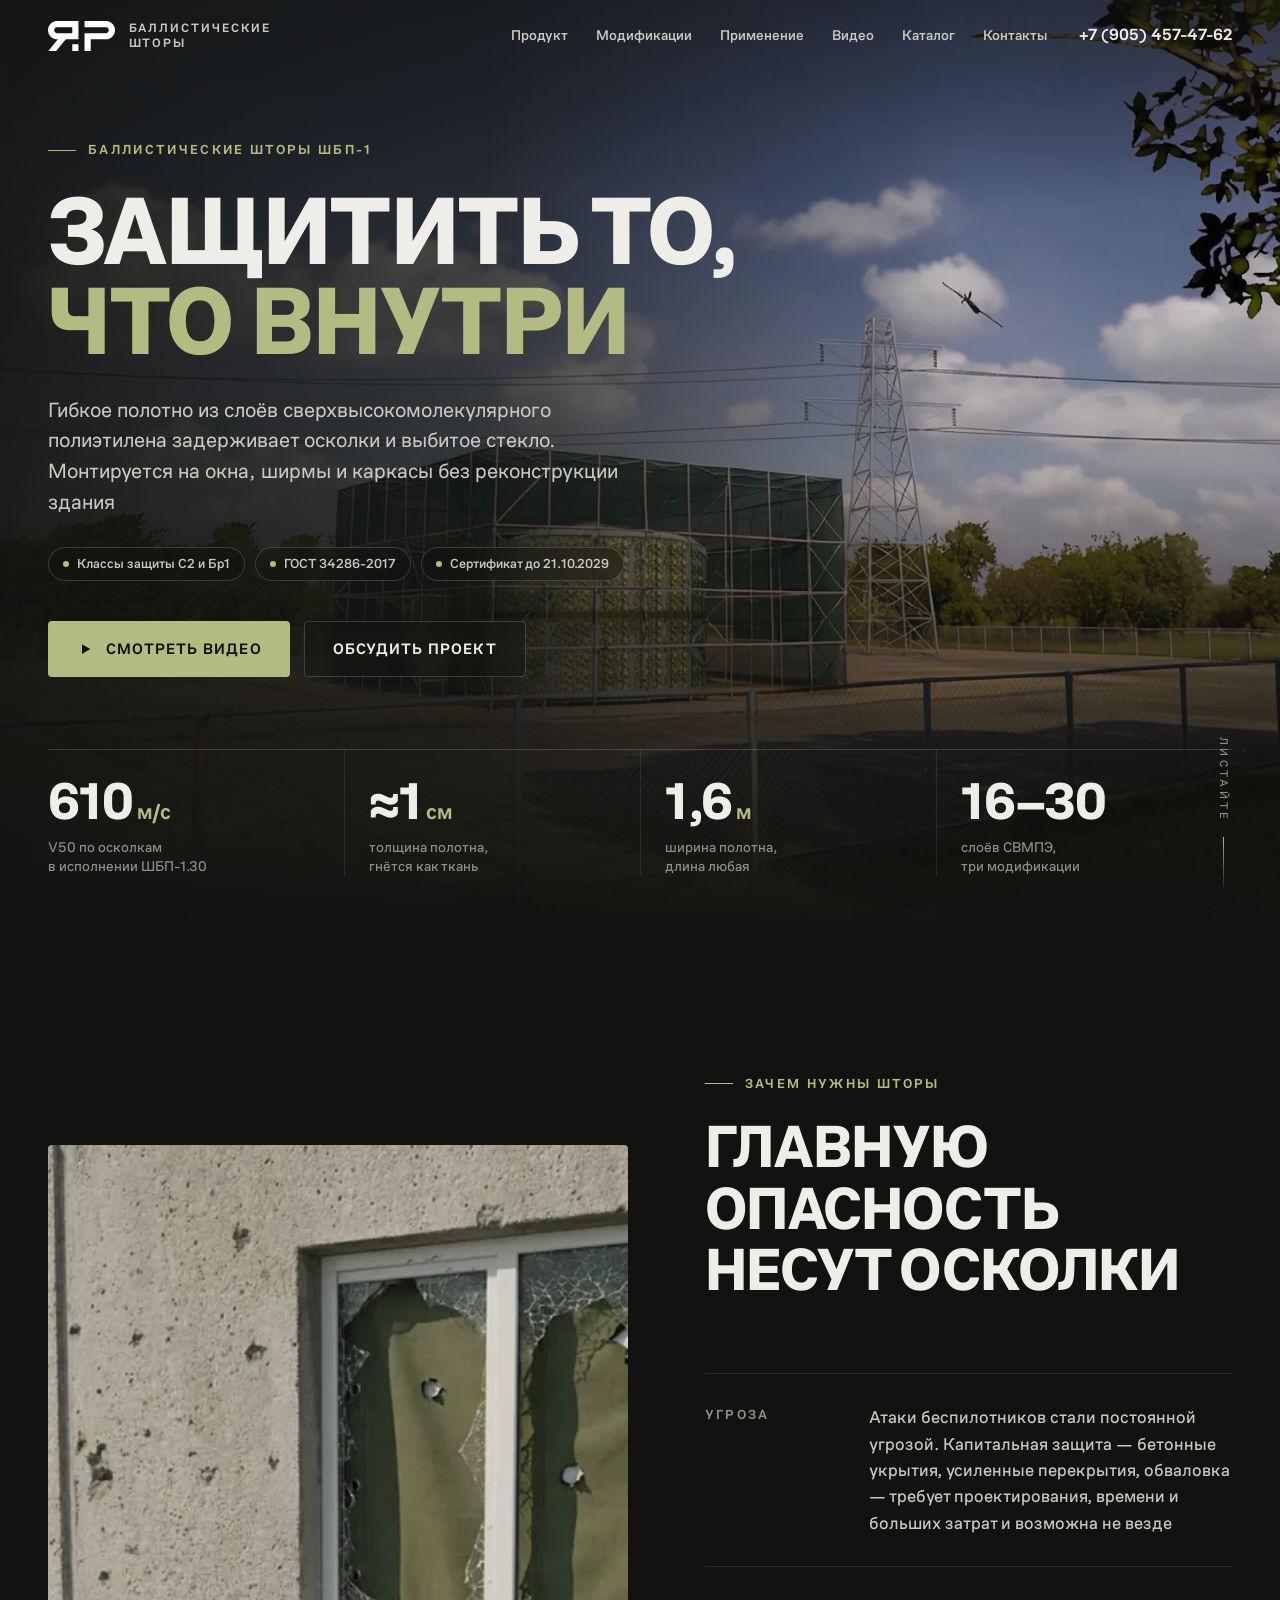
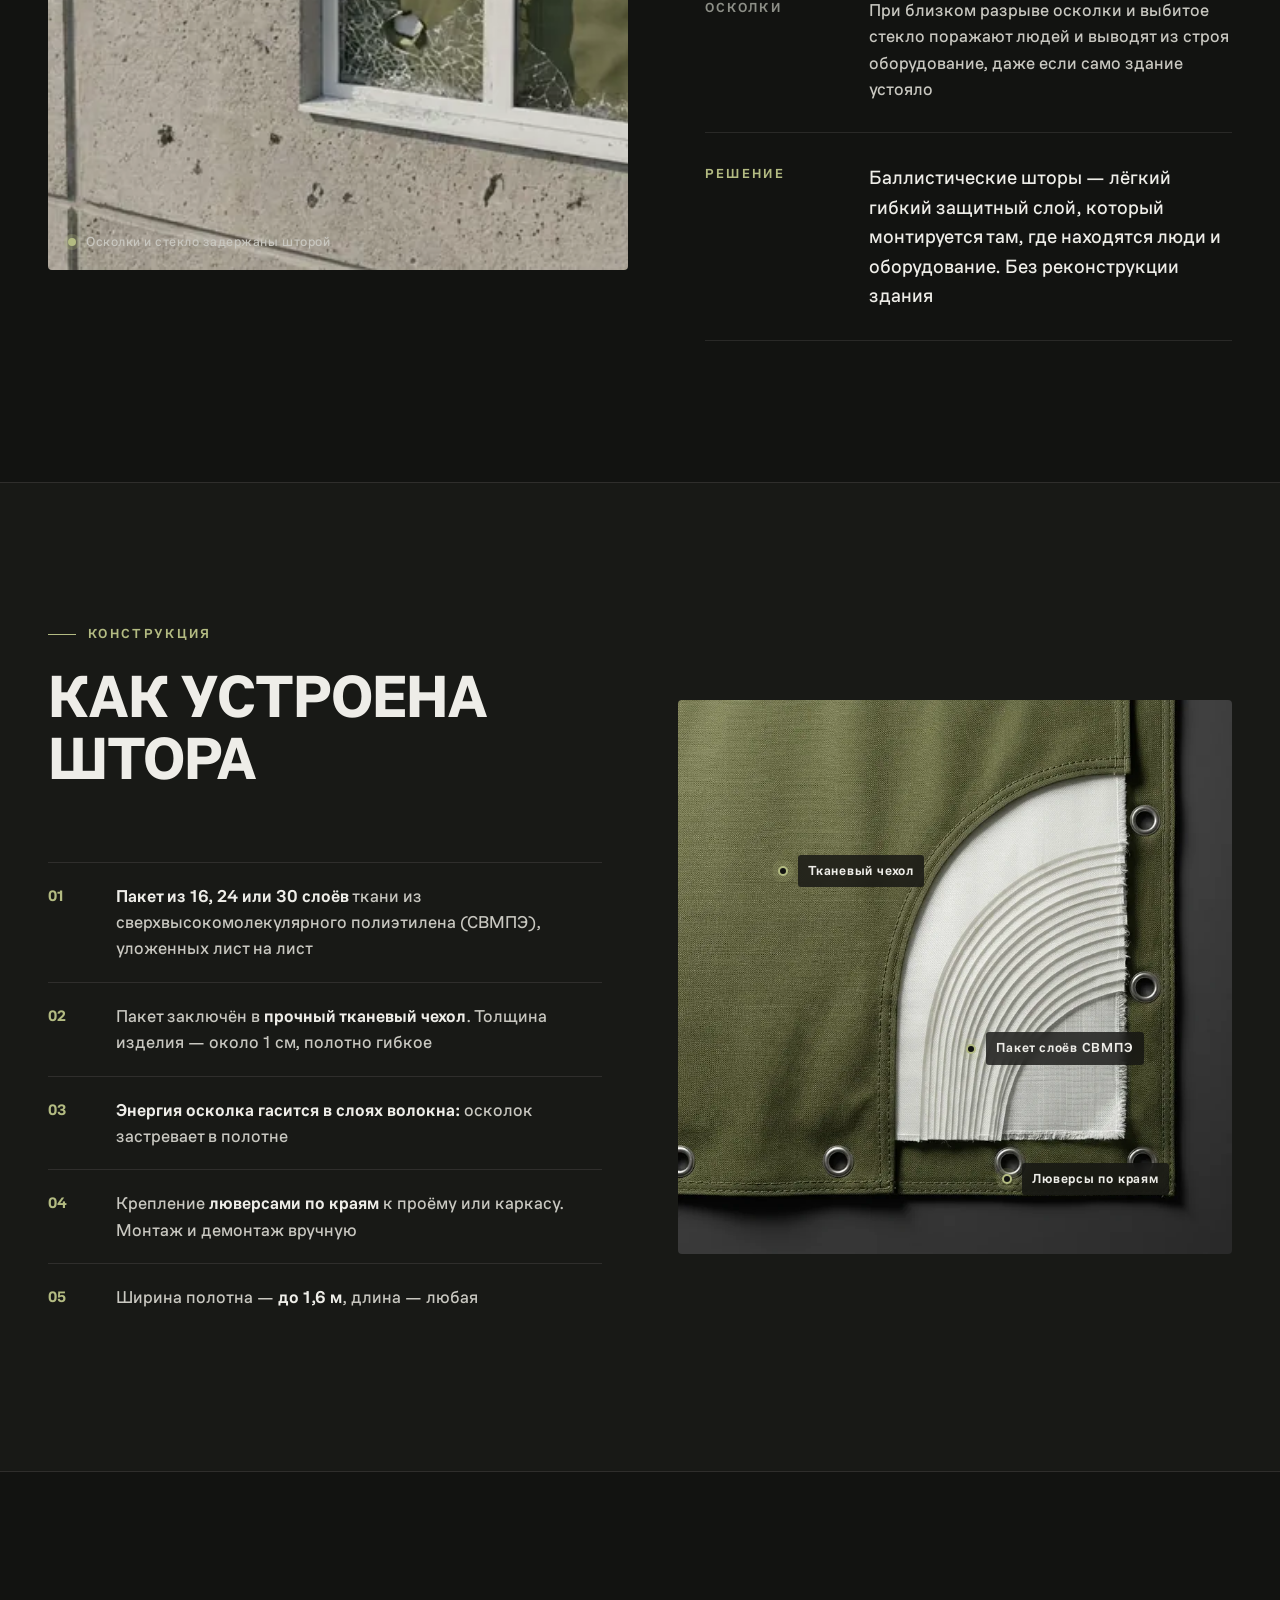
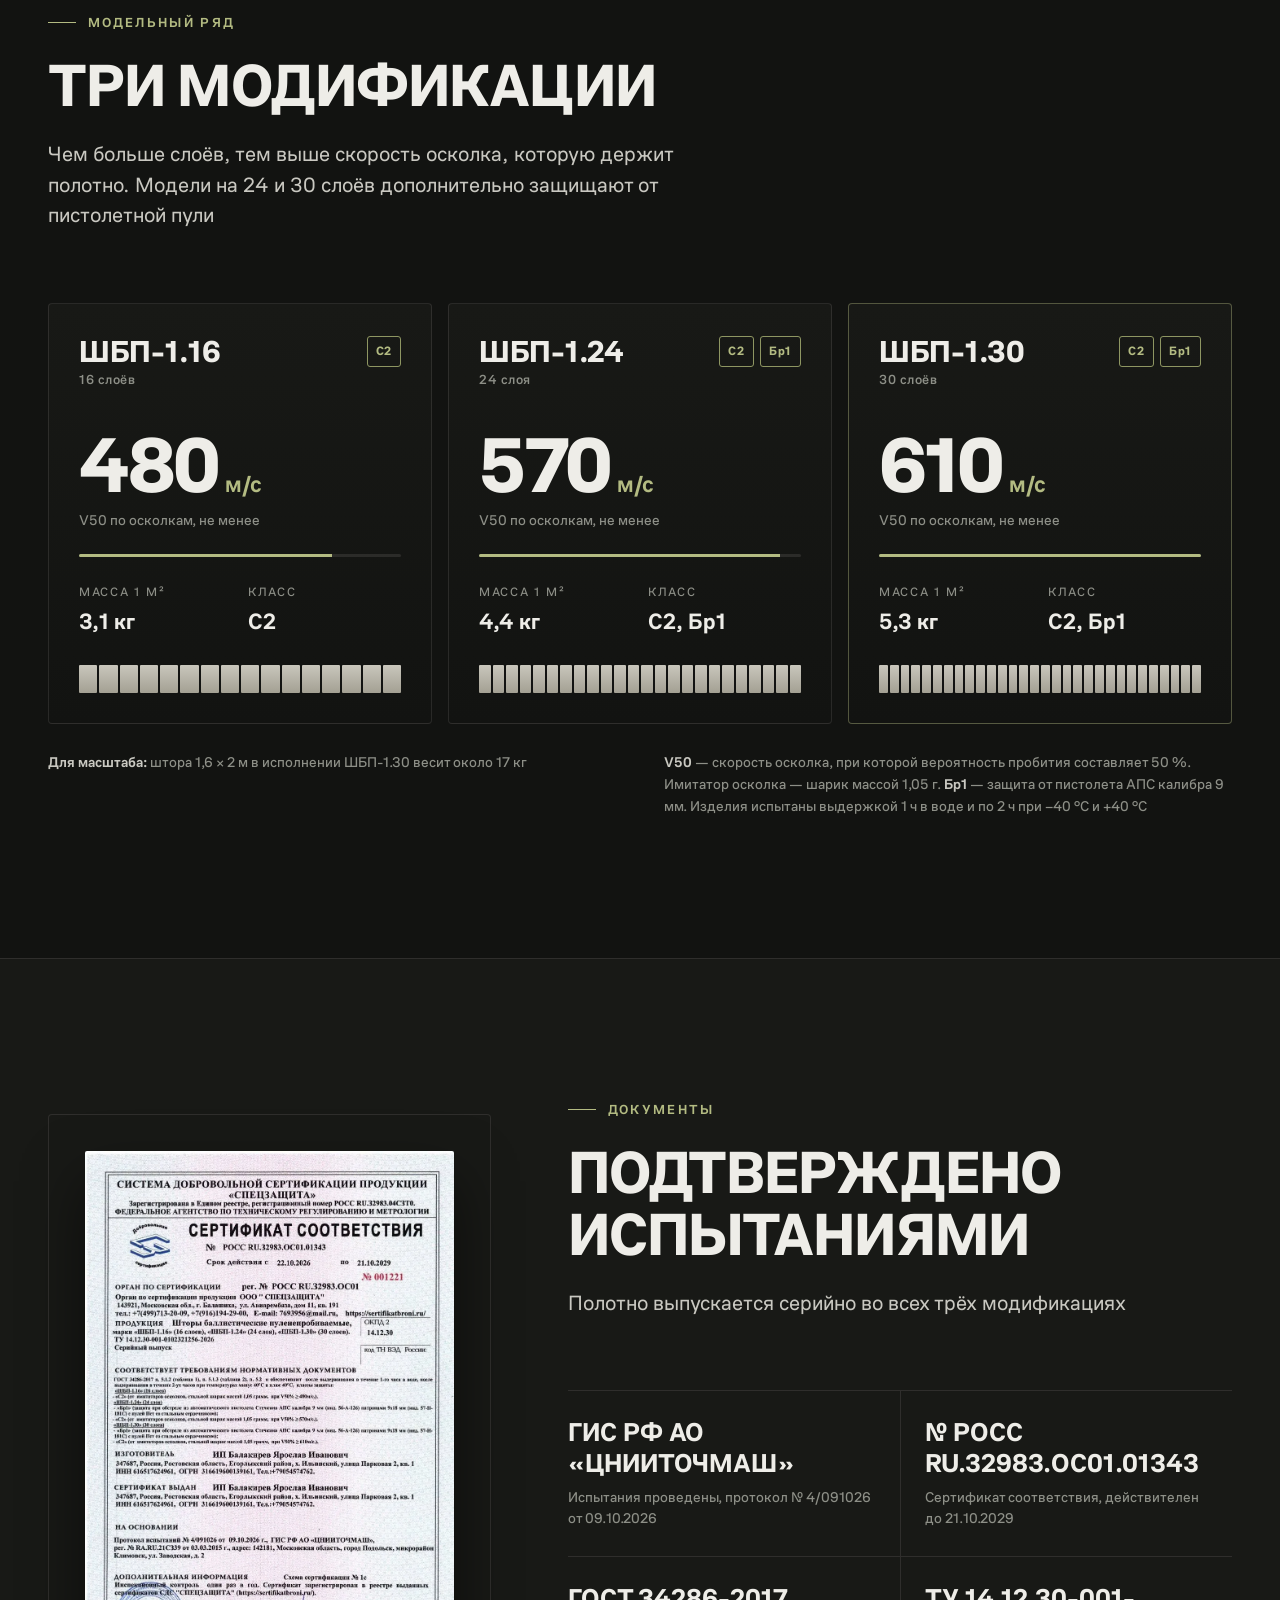
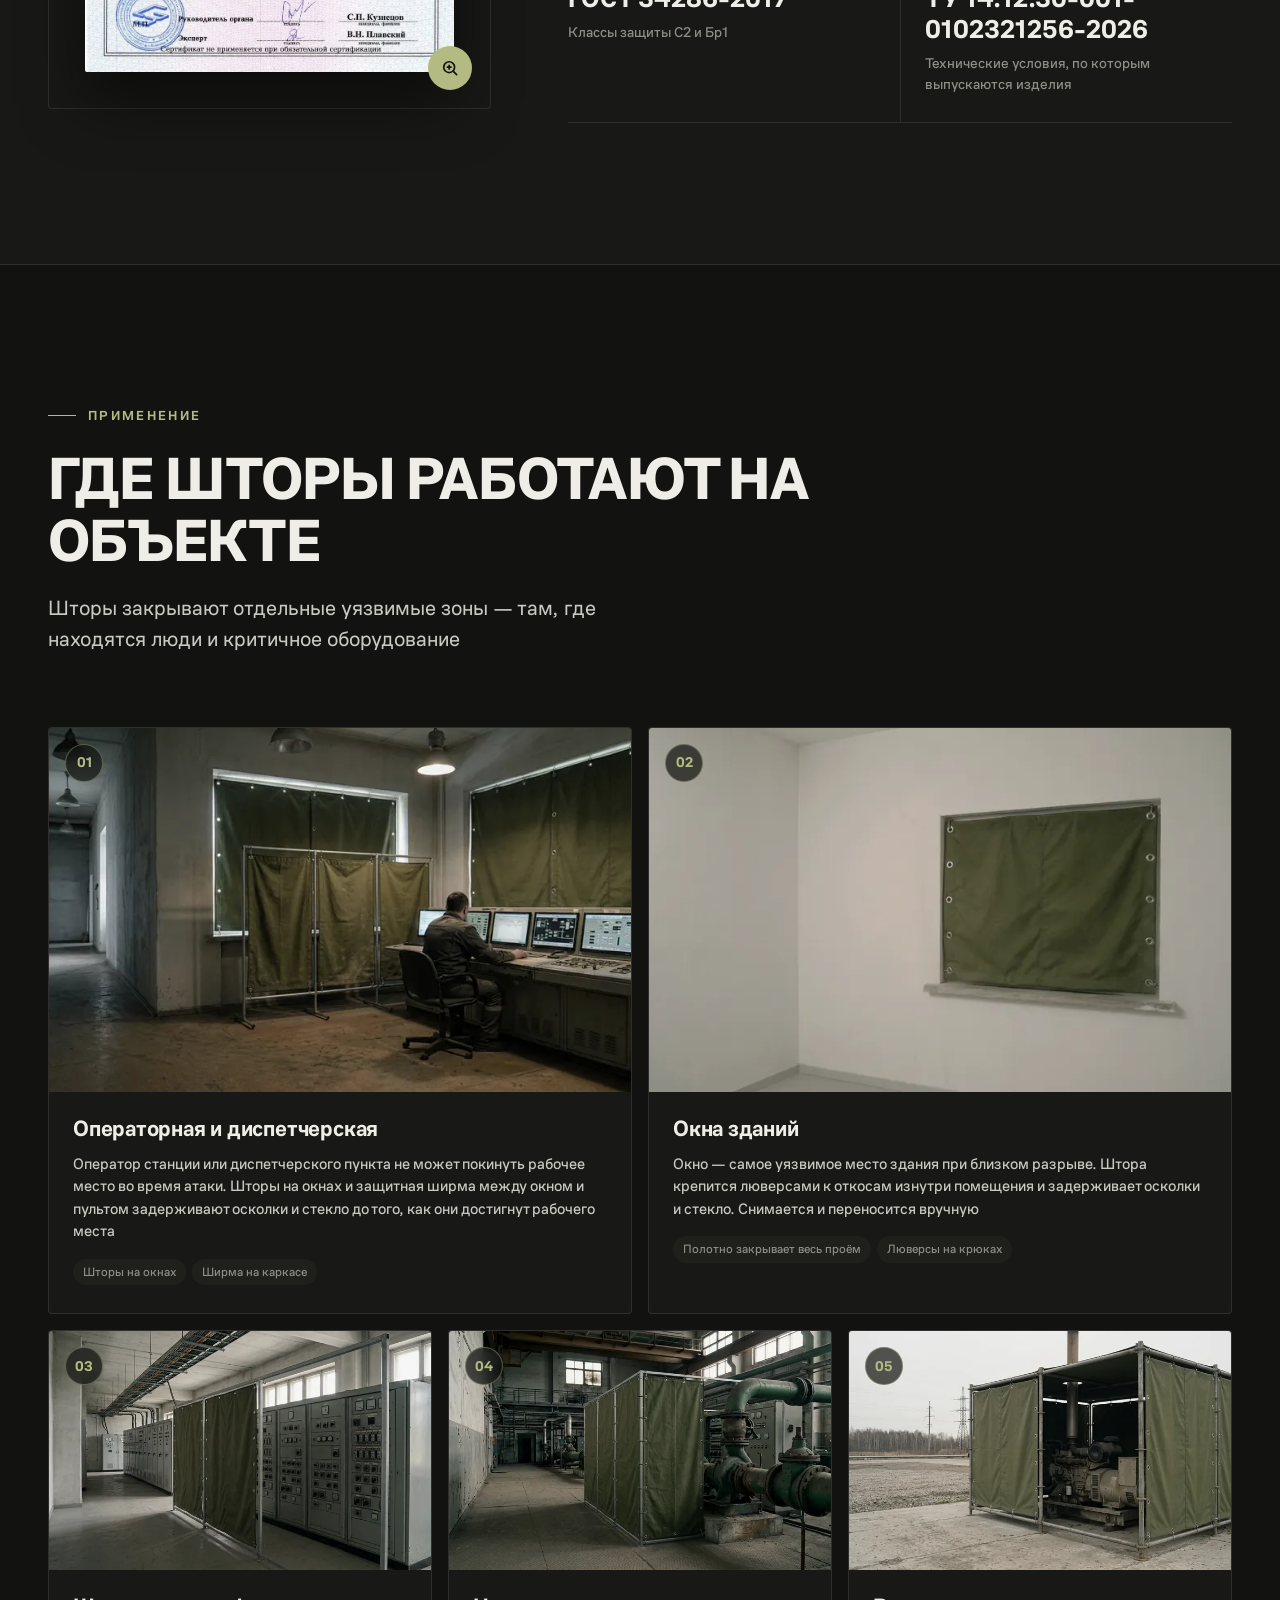
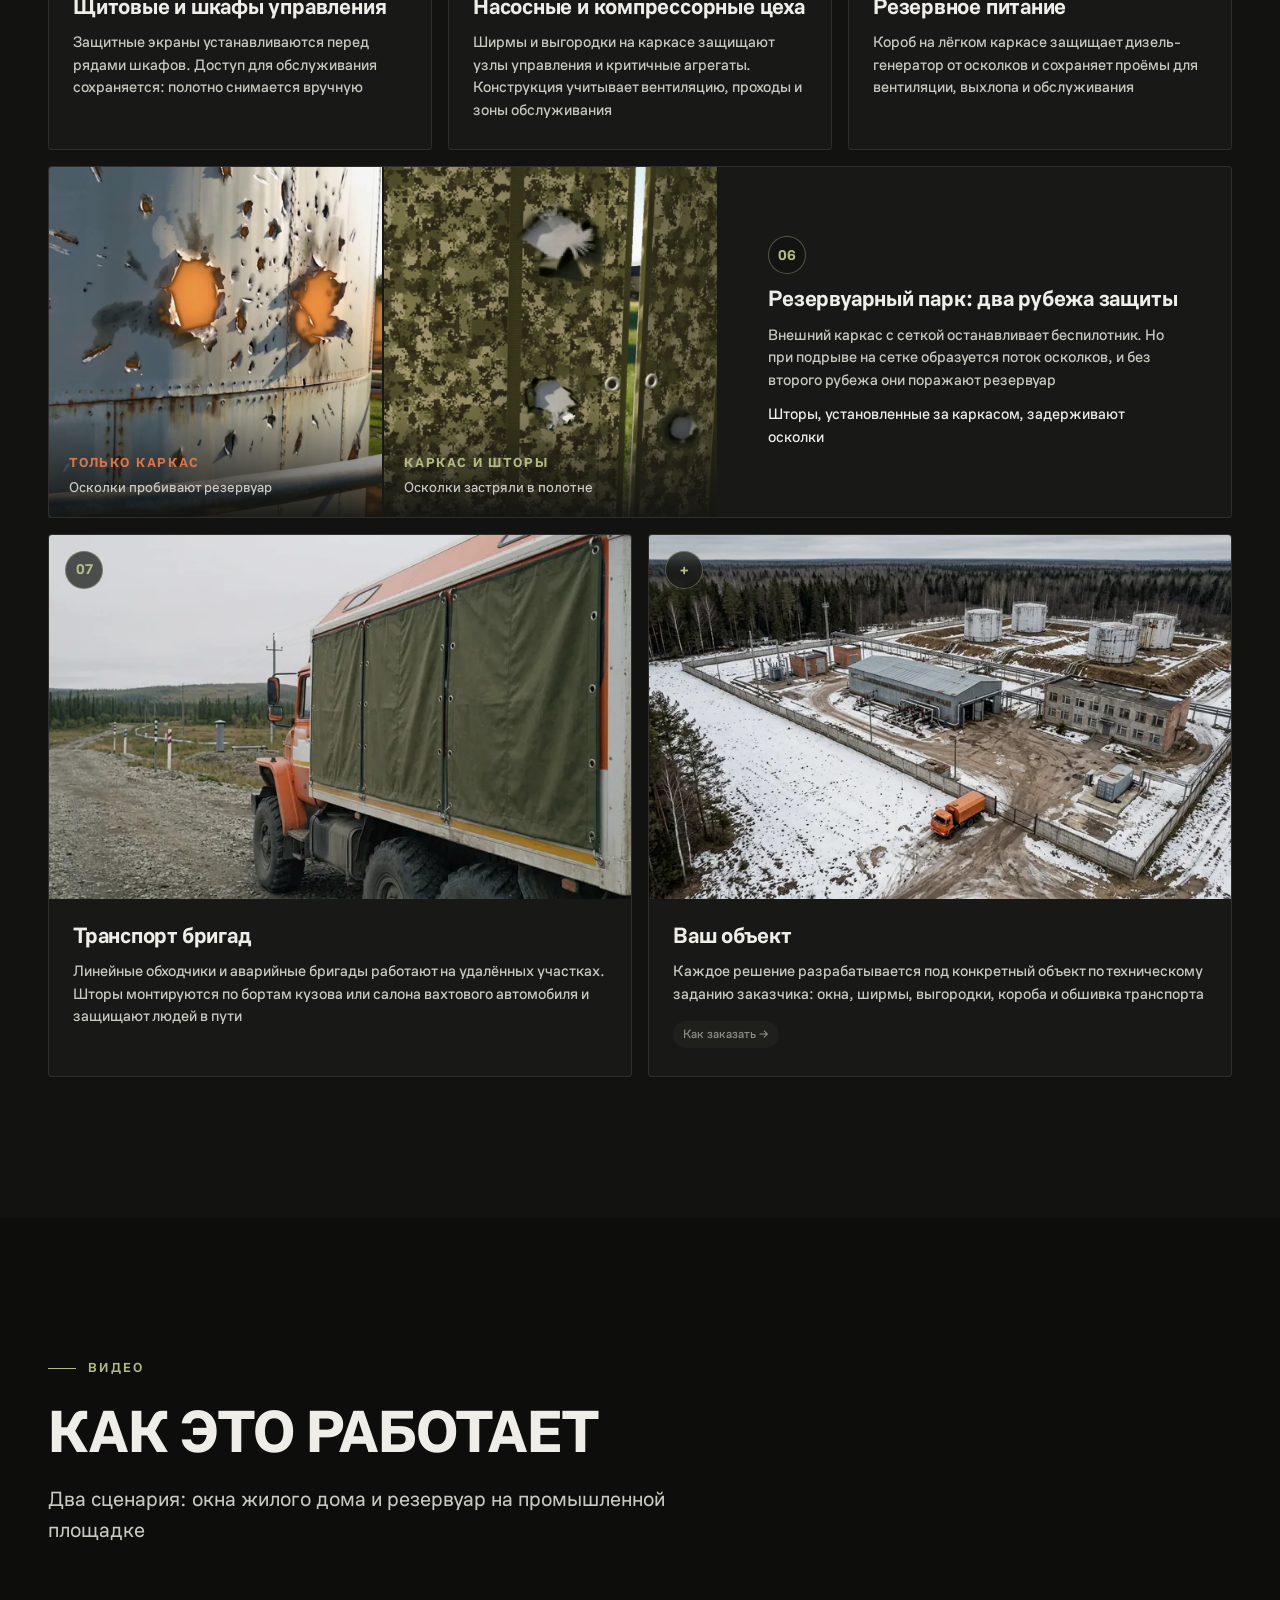
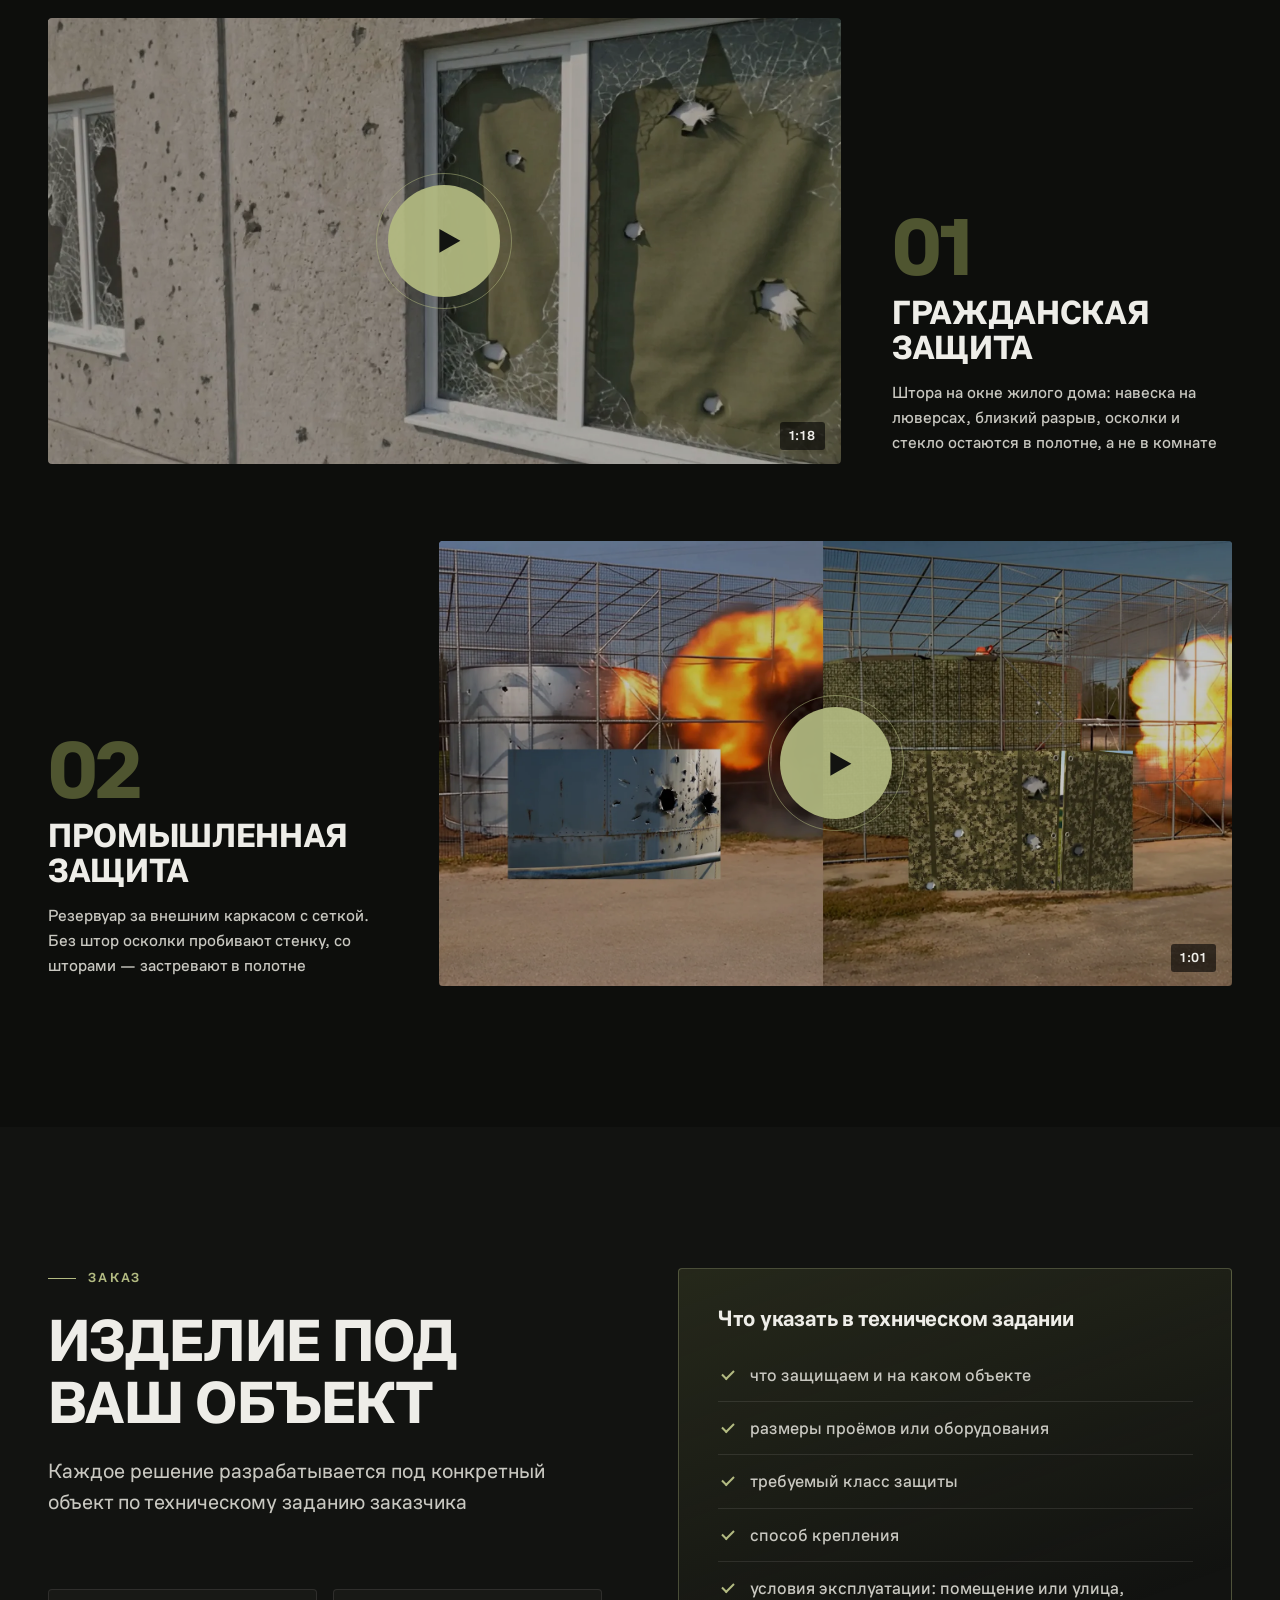
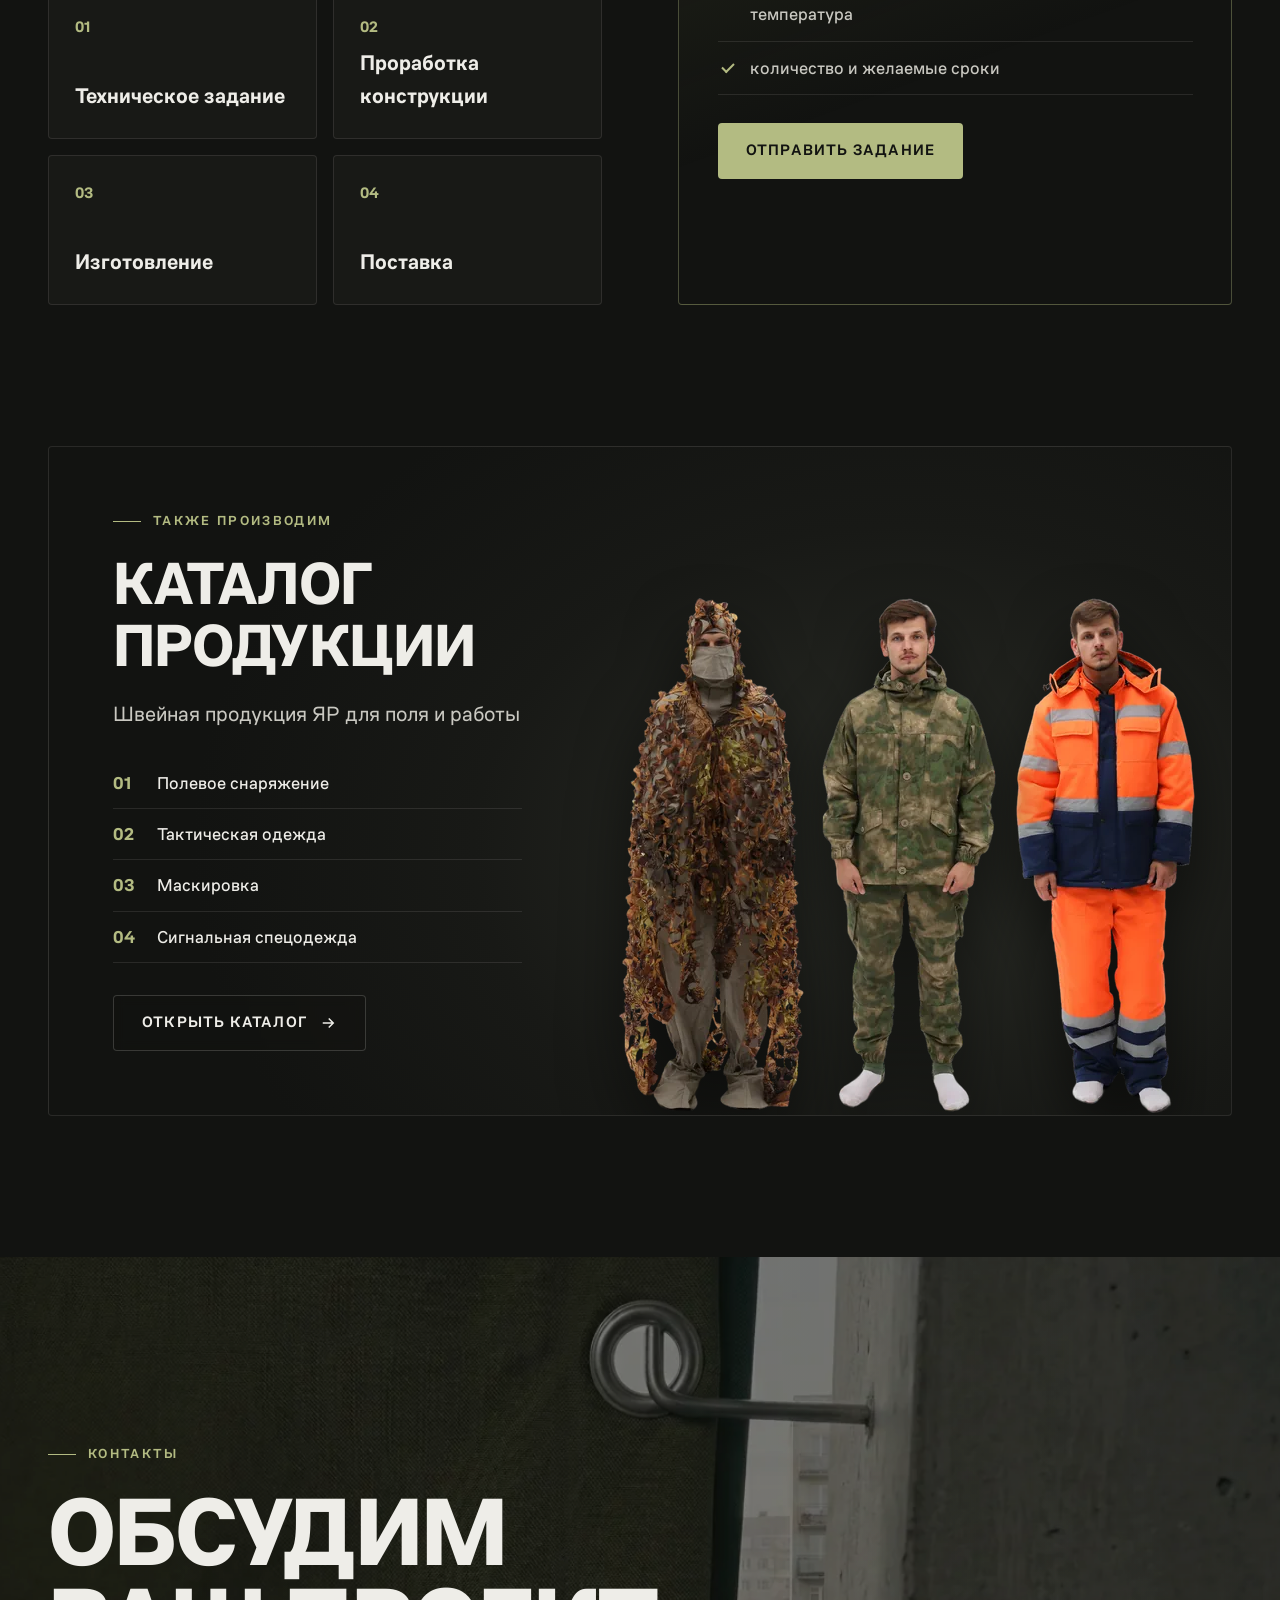
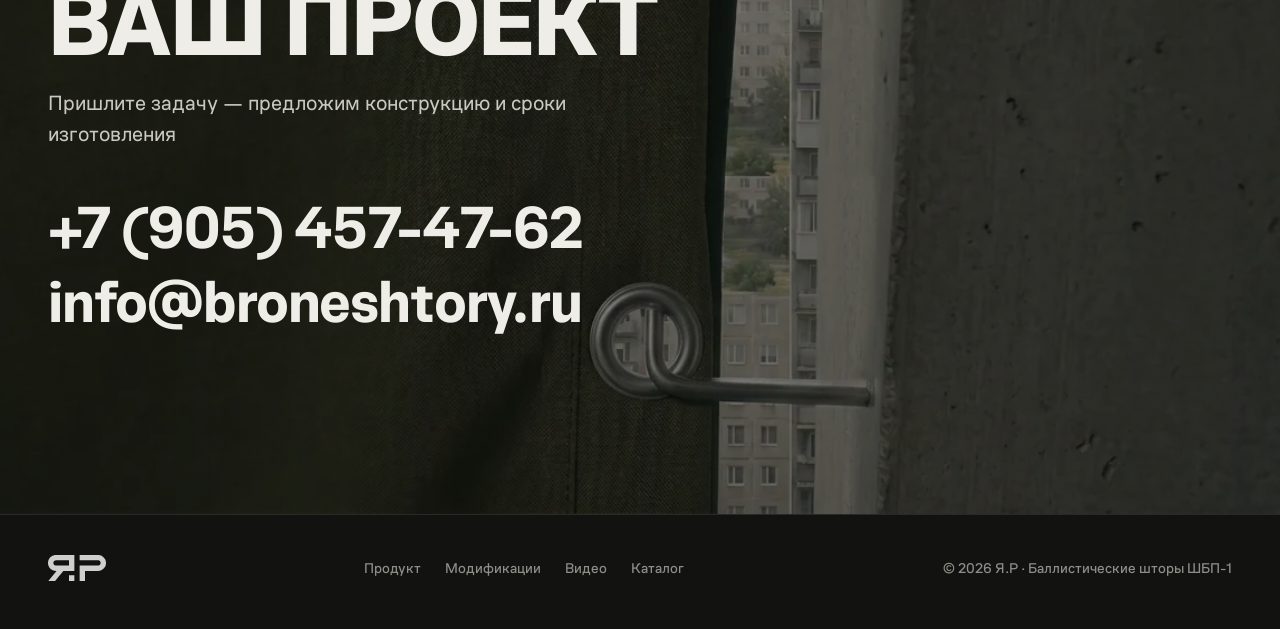
<file: index.html>
<!doctype html>
<html lang="ru">
<head>
<meta charset="utf-8">
<meta name="viewport" content="width=device-width, initial-scale=1">
<title>Бронешторы Я.Р — баллистические шторы ШБП-1</title>
<meta name="description" content="Баллистические шторы ШБП-1 из СВМПЭ: защита людей и оборудования от осколков БПЛА и выбитого стекла. Классы защиты С2 и Бр1, ГОСТ 34286-2017, сертификат соответствия">
<meta name="robots" content="noindex, nofollow">
<meta name="theme-color" content="#121311">
<meta property="og:type" content="website">
<meta property="og:locale" content="ru_RU">
<meta property="og:title" content="Бронешторы Я.Р — баллистические шторы ШБП-1">
<meta property="og:description" content="Гибкая защита от осколков и выбитого стекла. Классы С2 и Бр1, ГОСТ 34286-2017">
<meta property="og:url" content="https://kekulkan.github.io/broneshtory/">
<meta property="og:image" content="https://kekulkan.github.io/broneshtory/assets/og.jpg">
<link rel="icon" href="assets/favicon.svg" type="image/svg+xml">
<link rel="icon" href="assets/favicon-32.png" sizes="32x32" type="image/png">
<link rel="apple-touch-icon" href="assets/apple-touch-icon.png">
<link rel="preload" href="assets/fonts/akt.woff2" as="font" type="font/woff2" crossorigin>
<link rel="stylesheet" href="assets/style.css?v=1">
<script>document.documentElement.classList.add('js')</script>
</head>
<body>

<header class="header" id="header">
  <div class="wrap">
    <a class="logo" href="./" aria-label="Я.Р — на главную">
      <img src="assets/logo-white.svg" alt="Я.Р" width="67" height="30">
      <span>Баллистические<br>шторы</span>
    </a>
    <nav class="nav" id="nav" aria-label="Разделы">
      <a href="#product">Продукт</a>
      <a href="#models">Модификации</a>
      <a href="#use">Применение</a>
      <a href="#video">Видео</a>
      <a href="catalog.html">Каталог</a>
      <a href="#contacts">Контакты</a>
      <a class="nav-phone" href="tel:+79054574762">+7 (905) 457-47-62</a>
    </nav>
    <a class="header-phone" href="tel:+79054574762">+7 (905) 457-47-62</a>
    <button class="burger" id="burger" aria-label="Меню" aria-expanded="false" aria-controls="nav"><span></span></button>
  </div>
</header>

<main>
  <!-- ============ HERO ============ -->
  <section class="hero" id="top">
    <div class="hero-media">
      <video id="heroVideo" muted loop playsinline preload="none" poster="assets/img/hero-poster.webp"
             data-src="assets/video/hero.mp4" data-src-mobile="assets/video/hero-mobile.mp4" aria-hidden="true"></video>
    </div>
    <div class="wrap hero-body">
      <p class="kicker reveal">Баллистические шторы ШБП-1</p>
      <h1 class="h-xl reveal" style="--d:.08s">Защитить то,<br><em>что внутри</em></h1>
      <p class="lead reveal" style="--d:.16s">Гибкое полотно из слоёв сверхвысокомолекулярного полиэтилена задерживает осколки и выбитое стекло. Монтируется на окна, ширмы и каркасы без реконструкции здания</p>
      <div class="badges reveal" style="--d:.24s">
        <span class="badge">Классы защиты С2 и Бр1</span>
        <span class="badge">ГОСТ 34286-2017</span>
        <span class="badge">Сертификат до 21.10.2029</span>
      </div>
      <div class="hero-cta reveal" style="--d:.32s">
        <a class="btn btn-primary" href="#video">
          <svg viewBox="0 0 24 24" fill="currentColor" aria-hidden="true"><path d="M8 5.5v13l11-6.5z"/></svg>
          Смотреть видео
        </a>
        <a class="btn btn-ghost" href="#contacts">Обсудить проект</a>
      </div>
      <div class="stats reveal" style="--d:.4s">
        <div class="stat"><b data-count="610">610<small>м/с</small></b><span>V50 по осколкам<br>в исполнении ШБП-1.30</span></div>
        <div class="stat"><b>≈1<small>см</small></b><span>толщина полотна,<br>гнётся как ткань</span></div>
        <div class="stat"><b>1,6<small>м</small></b><span>ширина полотна,<br>длина любая</span></div>
        <div class="stat"><b>16–30</b><span>слоёв СВМПЭ,<br>три модификации</span></div>
      </div>
    </div>
    <div class="scroll-cue" aria-hidden="true">Листайте</div>
  </section>

  <!-- ============ THREAT ============ -->
  <section class="section" id="product">
    <div class="wrap threat">
      <figure class="threat-figure reveal">
        <img src="assets/img/window-holes.webp" srcset="assets/img/window-holes-800.webp 800w, assets/img/window-holes.webp 1365w" sizes="(max-width: 900px) 100vw, 55vw"
             alt="Окно после близкого разрыва: стекло выбито, осколки застряли в оливковой шторе" loading="lazy" width="1365" height="768">
        <figcaption>Осколки и стекло задержаны шторой</figcaption>
      </figure>
      <div>
        <div class="section-head reveal">
          <p class="kicker">Зачем нужны шторы</p>
          <h2 class="h-l">Главную опасность несут осколки</h2>
        </div>
        <div class="threat-list">
          <div class="threat-item reveal">
            <h3>Угроза</h3>
            <p>Атаки беспилотников стали постоянной угрозой. Капитальная защита — бетонные укрытия, усиленные перекрытия, обваловка — требует проектирования, времени и больших затрат и возможна не везде</p>
          </div>
          <div class="threat-item reveal">
            <h3>Осколки</h3>
            <p>При близком разрыве осколки и выбитое стекло поражают людей и выводят из строя оборудование, даже если само здание устояло</p>
          </div>
          <div class="threat-item is-key reveal">
            <h3>Решение</h3>
            <p>Баллистические шторы — лёгкий гибкий защитный слой, который монтируется там, где находятся люди и оборудование. Без реконструкции здания</p>
          </div>
        </div>
      </div>
    </div>
  </section>

  <!-- ============ DESIGN ============ -->
  <section class="section design" id="design">
    <div class="wrap design-grid">
      <div>
        <div class="section-head reveal">
          <p class="kicker">Конструкция</p>
          <h2 class="h-l">Как устроена штора</h2>
        </div>
        <ol class="steps">
          <li class="reveal"><span><b>Пакет из 16, 24 или 30 слоёв</b> ткани из сверхвысокомолекулярного полиэтилена (СВМПЭ), уложенных лист на лист</span></li>
          <li class="reveal"><span>Пакет заключён в <b>прочный тканевый чехол</b>. Толщина изделия — около 1 см, полотно гибкое</span></li>
          <li class="reveal"><span><b>Энергия осколка гасится в слоях волокна:</b> осколок застревает в полотне</span></li>
          <li class="reveal"><span>Крепление <b>люверсами по краям</b> к проёму или каркасу. Монтаж и демонтаж вручную</span></li>
          <li class="reveal"><span>Ширина полотна — <b>до 1,6 м</b>, длина — любая</span></li>
        </ol>
      </div>
      <figure class="design-figure reveal" style="margin:0">
        <img src="assets/img/razrez.webp" srcset="assets/img/razrez-800.webp 800w, assets/img/razrez.webp 1024w" sizes="(max-width: 900px) 100vw, 50vw"
             alt="Разрез бронешторы: оливковый чехол, внутри пакет белых слоёв СВМПЭ, люверсы по краю" loading="lazy" width="1024" height="1024">
        <div class="callout" style="left:18%;top:28%"><i></i><span>Тканевый чехол</span></div>
        <div class="callout" style="left:52%;top:60%"><i></i><span>Пакет слоёв СВМПЭ</span></div>
        <div class="callout" style="left:58.5%;top:83.5%"><i></i><span>Люверсы по краям</span></div>
      </figure>
    </div>
  </section>

  <!-- ============ MODELS ============ -->
  <section class="section" id="models">
    <div class="wrap">
      <div class="section-head reveal">
        <p class="kicker">Модельный ряд</p>
        <h2 class="h-l">Три модификации</h2>
        <p class="lead">Чем больше слоёв, тем выше скорость осколка, которую держит полотно. Модели на 24 и 30 слоёв дополнительно защищают от пистолетной пули</p>
      </div>
      <div class="models">
        <article class="model reveal">
          <div class="model-name"><h3>ШБП-1.16<small>16 слоёв</small></h3><div class="classes"><span>С2</span></div></div>
          <div class="model-v">480<small>м/с</small></div>
          <div class="model-vl">V50 по осколкам, не менее</div>
          <div class="meter"><i style="--w:78.7%"></i></div>
          <dl><div><dt>Масса 1 м²</dt><dd>3,1 кг</dd></div><div><dt>Класс</dt><dd>С2</dd></div></dl>
          <div class="layers" aria-hidden="true" data-layers="16"></div>
        </article>
        <article class="model reveal" style="--d:.08s">
          <div class="model-name"><h3>ШБП-1.24<small>24 слоя</small></h3><div class="classes"><span>С2</span><span>Бр1</span></div></div>
          <div class="model-v">570<small>м/с</small></div>
          <div class="model-vl">V50 по осколкам, не менее</div>
          <div class="meter"><i style="--w:93.4%"></i></div>
          <dl><div><dt>Масса 1 м²</dt><dd>4,4 кг</dd></div><div><dt>Класс</dt><dd>С2, Бр1</dd></div></dl>
          <div class="layers" aria-hidden="true" data-layers="24"></div>
        </article>
        <article class="model is-top reveal" style="--d:.16s">
          <div class="model-name"><h3>ШБП-1.30<small>30 слоёв</small></h3><div class="classes"><span>С2</span><span>Бр1</span></div></div>
          <div class="model-v">610<small>м/с</small></div>
          <div class="model-vl">V50 по осколкам, не менее</div>
          <div class="meter"><i style="--w:100%"></i></div>
          <dl><div><dt>Масса 1 м²</dt><dd>5,3 кг</dd></div><div><dt>Класс</dt><dd>С2, Бр1</dd></div></dl>
          <div class="layers" aria-hidden="true" data-layers="30"></div>
        </article>
      </div>
      <div class="models-note reveal">
        <p><b>Для масштаба:</b> штора 1,6 × 2 м в исполнении ШБП-1.30 весит около 17 кг</p>
        <p><b>V50</b> — скорость осколка, при которой вероятность пробития составляет 50 %. Имитатор осколка — шарик массой 1,05 г. <b>Бр1</b> — защита от пистолета АПС калибра 9 мм. Изделия испытаны выдержкой 1 ч в воде и по 2 ч при −40 °C и +40 °C</p>
      </div>
    </div>
  </section>

  <!-- ============ CERTIFICATE ============ -->
  <section class="section design" id="cert">
    <div class="wrap cert">
      <button class="cert-doc reveal" type="button" data-lightbox="assets/img/cert.webp" data-caption="Сертификат соответствия № РОСС RU.32983.ОС01.01343" aria-label="Открыть сертификат">
        <img src="assets/img/cert.webp" alt="Сертификат соответствия на шторы баллистические пулепробиваемые" loading="lazy" width="905" height="1280">
        <span class="zoom" aria-hidden="true"><svg viewBox="0 0 24 24" width="20" height="20" fill="none" stroke="currentColor" stroke-width="2"><circle cx="11" cy="11" r="6.5"/><path d="M16 16l4.5 4.5M11 8v6M8 11h6"/></svg></span>
      </button>
      <div>
        <div class="section-head reveal">
          <p class="kicker">Документы</p>
          <h2 class="h-l">Подтверждено испытаниями</h2>
          <p class="lead">Полотно выпускается серийно во всех трёх модификациях</p>
        </div>
        <div class="facts">
          <div class="fact reveal"><b>ГИС РФ АО «ЦНИИТОЧМАШ»</b><span>Испытания проведены, протокол № 4/091026 от 09.10.2026</span></div>
          <div class="fact reveal"><b>№ РОСС RU.32983.ОС01.01343</b><span>Сертификат соответствия, действителен до 21.10.2029</span></div>
          <div class="fact reveal"><b>ГОСТ 34286-2017</b><span>Классы защиты С2 и Бр1</span></div>
          <div class="fact reveal"><b>ТУ 14.12.30-001-0102321256-2026</b><span>Технические условия, по которым выпускаются изделия</span></div>
        </div>
      </div>
    </div>
  </section>

  <!-- ============ APPLICATIONS ============ -->
  <section class="section" id="use">
    <div class="wrap">
      <div class="section-head reveal">
        <p class="kicker">Применение</p>
        <h2 class="h-l">Где шторы работают на объекте</h2>
        <p class="lead">Шторы закрывают отдельные уязвимые зоны — там, где находятся люди и критичное оборудование</p>
      </div>

      <div class="apps">
        <article class="app wide reveal">
          <div class="app-img"><img src="assets/img/sc-operatornaya-800.webp" srcset="assets/img/sc-operatornaya-800.webp 800w, assets/img/sc-operatornaya.webp 1376w" sizes="(max-width: 700px) 100vw, 50vw" alt="Операторная: шторы на окнах и ширма за пультом оператора" loading="lazy" width="1376" height="768"><span class="app-num">01</span></div>
          <div class="app-body">
            <h3>Операторная и диспетчерская</h3>
            <p>Оператор станции или диспетчерского пункта не может покинуть рабочее место во время атаки. Шторы на окнах и защитная ширма между окном и пультом задерживают осколки и стекло до того, как они достигнут рабочего места</p>
            <div class="app-tags"><span>Шторы на окнах</span><span>Ширма на каркасе</span></div>
          </div>
        </article>
        <article class="app wide reveal" style="--d:.08s">
          <div class="app-img"><img src="assets/img/sc-okno-800.webp" srcset="assets/img/sc-okno-800.webp 800w, assets/img/sc-okno.webp 1376w" sizes="(max-width: 700px) 100vw, 50vw" alt="Бронештора закрывает оконный проём изнутри помещения" loading="lazy" width="1376" height="768"><span class="app-num">02</span></div>
          <div class="app-body">
            <h3>Окна зданий</h3>
            <p>Окно — самое уязвимое место здания при близком разрыве. Штора крепится люверсами к откосам изнутри помещения и задерживает осколки и стекло. Снимается и переносится вручную</p>
            <div class="app-tags"><span>Полотно закрывает весь проём</span><span>Люверсы на крюках</span></div>
          </div>
        </article>
        <article class="app reveal">
          <div class="app-img"><img src="assets/img/sc-shchitovaya-800.webp" srcset="assets/img/sc-shchitovaya-800.webp 800w, assets/img/sc-shchitovaya.webp 1376w" sizes="(max-width: 700px) 100vw, (max-width: 1080px) 50vw, 33vw" alt="Экран из штор на каркасе перед рядом шкафов управления" loading="lazy" width="1376" height="768"><span class="app-num">03</span></div>
          <div class="app-body">
            <h3>Щитовые и шкафы управления</h3>
            <p>Защитные экраны устанавливаются перед рядами шкафов. Доступ для обслуживания сохраняется: полотно снимается вручную</p>
          </div>
        </article>
        <article class="app reveal" style="--d:.08s">
          <div class="app-img"><img src="assets/img/sc-mashzal-800.webp" srcset="assets/img/sc-mashzal-800.webp 800w, assets/img/sc-mashzal.webp 1376w" sizes="(max-width: 700px) 100vw, (max-width: 1080px) 50vw, 33vw" alt="Выгородка из штор на каркасе в насосном цехе" loading="lazy" width="1376" height="768"><span class="app-num">04</span></div>
          <div class="app-body">
            <h3>Насосные и компрессорные цеха</h3>
            <p>Ширмы и выгородки на каркасе защищают узлы управления и критичные агрегаты. Конструкция учитывает вентиляцию, проходы и зоны обслуживания</p>
          </div>
        </article>
        <article class="app reveal" style="--d:.16s">
          <div class="app-img"><img src="assets/img/sc-generator-800.webp" srcset="assets/img/sc-generator-800.webp 800w, assets/img/sc-generator.webp 1376w" sizes="(max-width: 700px) 100vw, (max-width: 1080px) 50vw, 33vw" alt="Короб из штор на лёгком каркасе вокруг дизель-генератора" loading="lazy" width="1376" height="768"><span class="app-num">05</span></div>
          <div class="app-body">
            <h3>Резервное питание</h3>
            <p>Короб на лёгком каркасе защищает дизель-генератор от осколков и сохраняет проёмы для вентиляции, выхлопа и обслуживания</p>
          </div>
        </article>

        <article class="app full reveal">
          <div class="duel">
            <figure class="bad">
              <img src="assets/img/tank-without-800.webp" srcset="assets/img/tank-without-800.webp 800w, assets/img/tank-without.webp 864w" sizes="(max-width: 700px) 50vw, 33vw" alt="Без штор: осколки пробили стенку резервуара" loading="lazy" width="864" height="1080">
              <figcaption><b>Только каркас</b><span>Осколки пробивают резервуар</span></figcaption>
            </figure>
            <figure class="good">
              <img src="assets/img/tank-with-800.webp" srcset="assets/img/tank-with-800.webp 800w, assets/img/tank-with.webp 864w" sizes="(max-width: 700px) 50vw, 33vw" alt="Со шторами: осколки застряли в полотне" loading="lazy" width="864" height="1080">
              <figcaption><b>Каркас и шторы</b><span>Осколки застряли в полотне</span></figcaption>
            </figure>
          </div>
          <div class="app-body">
            <span class="app-num" style="position:static">06</span>
            <h3 class="h-m">Резервуарный парк: два рубежа защиты</h3>
            <p>Внешний каркас с сеткой останавливает беспилотник. Но при подрыве на сетке образуется поток осколков, и без второго рубежа они поражают резервуар</p>
            <p style="color:var(--ink)">Шторы, установленные за каркасом, задерживают осколки</p>
          </div>
        </article>

        <article class="app wide reveal">
          <div class="app-img"><img src="assets/img/sc-vakhtovka-800.webp" srcset="assets/img/sc-vakhtovka-800.webp 800w, assets/img/sc-vakhtovka.webp 1376w" sizes="(max-width: 700px) 100vw, 50vw" alt="Шторы по борту пассажирского модуля вахтового автомобиля" loading="lazy" width="1376" height="768"><span class="app-num">07</span></div>
          <div class="app-body">
            <h3>Транспорт бригад</h3>
            <p>Линейные обходчики и аварийные бригады работают на удалённых участках. Шторы монтируются по бортам кузова или салона вахтового автомобиля и защищают людей в пути</p>
          </div>
        </article>
        <article class="app wide reveal" style="--d:.08s">
          <div class="app-img"><img src="assets/img/obekt-800.webp" srcset="assets/img/obekt-800.webp 800w, assets/img/obekt.webp 1376w" sizes="(max-width: 700px) 100vw, 50vw" alt="Промышленная площадка с резервуарами и зданиями сверху" loading="lazy" width="1376" height="768"><span class="app-num">+</span></div>
          <div class="app-body">
            <h3>Ваш объект</h3>
            <p>Каждое решение разрабатывается под конкретный объект по техническому заданию заказчика: окна, ширмы, выгородки, короба и обшивка транспорта</p>
            <div class="app-tags"><span><a href="#order">Как заказать →</a></span></div>
          </div>
        </article>
      </div>
    </div>
  </section>

  <!-- ============ VIDEO ============ -->
  <section class="section video-sec" id="video">
    <div class="wrap">
      <div class="section-head reveal">
        <p class="kicker">Видео</p>
        <h2 class="h-l">Как это работает</h2>
        <p class="lead">Два сценария: окна жилого дома и резервуар на промышленной площадке</p>
      </div>
      <div class="videos">
        <article class="vcard reveal">
          <div class="player">
            <video controls playsinline preload="none" data-src="assets/video/civil.mp4" poster="assets/img/poster-civil.webp" aria-label="Видео: гражданская защита"></video>
            <button class="player-cover" type="button" aria-label="Смотреть видео «Гражданская защита»">
              <img src="assets/img/poster-civil-960.webp" srcset="assets/img/poster-civil-960.webp 960w, assets/img/poster-civil.webp 1284w" sizes="(max-width: 900px) 100vw, 70vw" alt="" loading="lazy" width="1284" height="716">
              <span class="play"><svg viewBox="0 0 24 24" fill="currentColor"><path d="M6 3.5v17l15-8.5z"/></svg></span>
              <span class="dur">1:18</span>
            </button>
          </div>
          <div class="vmeta">
            <span class="num">01</span>
            <h3>Гражданская защита</h3>
            <p>Штора на окне жилого дома: навеска на люверсах, близкий разрыв, осколки и стекло остаются в полотне, а не в комнате</p>
          </div>
        </article>
        <article class="vcard reveal">
          <div class="player">
            <video controls playsinline preload="none" data-src="assets/video/industrial.mp4" poster="assets/img/poster-industrial.webp" aria-label="Видео: промышленная защита"></video>
            <button class="player-cover" type="button" aria-label="Смотреть видео «Промышленная защита»">
              <img src="assets/img/poster-industrial-960.webp" srcset="assets/img/poster-industrial-960.webp 960w, assets/img/poster-industrial.webp 1920w" sizes="(max-width: 900px) 100vw, 70vw" alt="" loading="lazy" width="1920" height="1080">
              <span class="play"><svg viewBox="0 0 24 24" fill="currentColor"><path d="M6 3.5v17l15-8.5z"/></svg></span>
              <span class="dur">1:01</span>
            </button>
          </div>
          <div class="vmeta">
            <span class="num">02</span>
            <h3>Промышленная защита</h3>
            <p>Резервуар за внешним каркасом с сеткой. Без штор осколки пробивают стенку, со шторами — застревают в полотне</p>
          </div>
        </article>
      </div>
    </div>
  </section>

  <!-- ============ ORDER ============ -->
  <section class="section" id="order">
    <div class="wrap order">
      <div>
        <div class="section-head reveal">
          <p class="kicker">Заказ</p>
          <h2 class="h-l">Изделие под ваш объект</h2>
          <p class="lead">Каждое решение разрабатывается под конкретный объект по техническому заданию заказчика</p>
        </div>
        <ol class="flow">
          <li class="reveal"><b>01</b><span>Техническое задание</span></li>
          <li class="reveal" style="--d:.06s"><b>02</b><span>Проработка конструкции</span></li>
          <li class="reveal" style="--d:.12s"><b>03</b><span>Изготовление</span></li>
          <li class="reveal" style="--d:.18s"><b>04</b><span>Поставка</span></li>
        </ol>
      </div>
      <div class="tz reveal">
        <h3>Что указать в техническом задании</h3>
        <ul>
          <li>что защищаем и на каком объекте</li>
          <li>размеры проёмов или оборудования</li>
          <li>требуемый класс защиты</li>
          <li>способ крепления</li>
          <li>условия эксплуатации: помещение или улица, температура</li>
          <li>количество и желаемые сроки</li>
        </ul>
        <a class="btn btn-primary" href="mailto:info@broneshtory.ru?subject=%D0%A2%D0%B5%D1%85%D0%BD%D0%B8%D1%87%D0%B5%D1%81%D0%BA%D0%BE%D0%B5%20%D0%B7%D0%B0%D0%B4%D0%B0%D0%BD%D0%B8%D0%B5">Отправить задание</a>
      </div>
    </div>
  </section>

  <!-- ============ CATALOG TEASER ============ -->
  <section class="section" style="padding-top:0">
    <div class="wrap">
      <a class="teaser reveal" href="catalog.html">
        <div class="teaser-text">
          <p class="kicker">Также производим</p>
          <h2 class="h-l">Каталог продукции</h2>
          <p class="lead">Швейная продукция ЯР для поля и работы</p>
          <ul class="teaser-cats">
            <li><b>01</b>Полевое снаряжение</li>
            <li><b>02</b>Тактическая одежда</li>
            <li><b>03</b>Маскировка</li>
            <li><b>04</b>Сигнальная спецодежда</li>
          </ul>
          <span class="btn btn-ghost">Открыть каталог
            <svg viewBox="0 0 24 24" fill="none" stroke="currentColor" stroke-width="2" aria-hidden="true"><path d="M5 12h14M13 6l6 6-6 6"/></svg></span>
        </div>
        <div class="teaser-figs" aria-hidden="true">
          <img src="assets/catalog/img-1555-s.webp" alt="" loading="lazy">
          <img src="assets/catalog/img-9834-s.webp" alt="" loading="lazy">
          <img src="assets/catalog/img-1448-s.webp" alt="" loading="lazy">
        </div>
      </a>
    </div>
  </section>

  <!-- ============ CONTACTS ============ -->
  <section class="contacts" id="contacts">
    <div class="contacts-bg"><img src="assets/img/contact-960.webp" srcset="assets/img/contact-960.webp 960w, assets/img/contact.webp 1376w" sizes="100vw" alt="" loading="lazy"></div>
    <div class="wrap">
      <p class="kicker reveal">Контакты</p>
      <h2 class="h-xl reveal">Обсудим<br>ваш проект</h2>
      <p class="lead reveal">Пришлите задачу — предложим конструкцию и сроки изготовления</p>
      <div class="contact-links reveal">
        <a href="tel:+79054574762">+7 (905) 457-47-62</a>
        <a href="mailto:info@broneshtory.ru">info@broneshtory.ru</a>
      </div>
    </div>
  </section>
</main>

<footer class="footer">
  <div class="wrap">
    <img src="assets/logo-white.svg" alt="Я.Р" width="58" height="26">
    <nav aria-label="Нижнее меню">
      <a href="#product">Продукт</a>
      <a href="#models">Модификации</a>
      <a href="#video">Видео</a>
      <a href="catalog.html">Каталог</a>
    </nav>
    <span>© 2026 Я.Р · Баллистические шторы ШБП-1</span>
  </div>
</footer>

<div class="lightbox" id="lightbox" role="dialog" aria-modal="true" aria-label="Просмотр изображения">
  <img alt="">
  <button class="lightbox-close" type="button" aria-label="Закрыть"><svg viewBox="0 0 24 24" fill="none" stroke="currentColor" stroke-width="2"><path d="M6 6l12 12M18 6L6 18"/></svg></button>
  <button class="lightbox-nav prev" type="button" aria-label="Предыдущее" hidden><svg viewBox="0 0 24 24" fill="none" stroke="currentColor" stroke-width="2"><path d="M15 5l-7 7 7 7"/></svg></button>
  <button class="lightbox-nav next" type="button" aria-label="Следующее" hidden><svg viewBox="0 0 24 24" fill="none" stroke="currentColor" stroke-width="2"><path d="M9 5l7 7-7 7"/></svg></button>
  <p class="lightbox-cap"></p>
</div>

<script src="assets/site.js?v=1" defer></script>
</body>
</html>
</file>
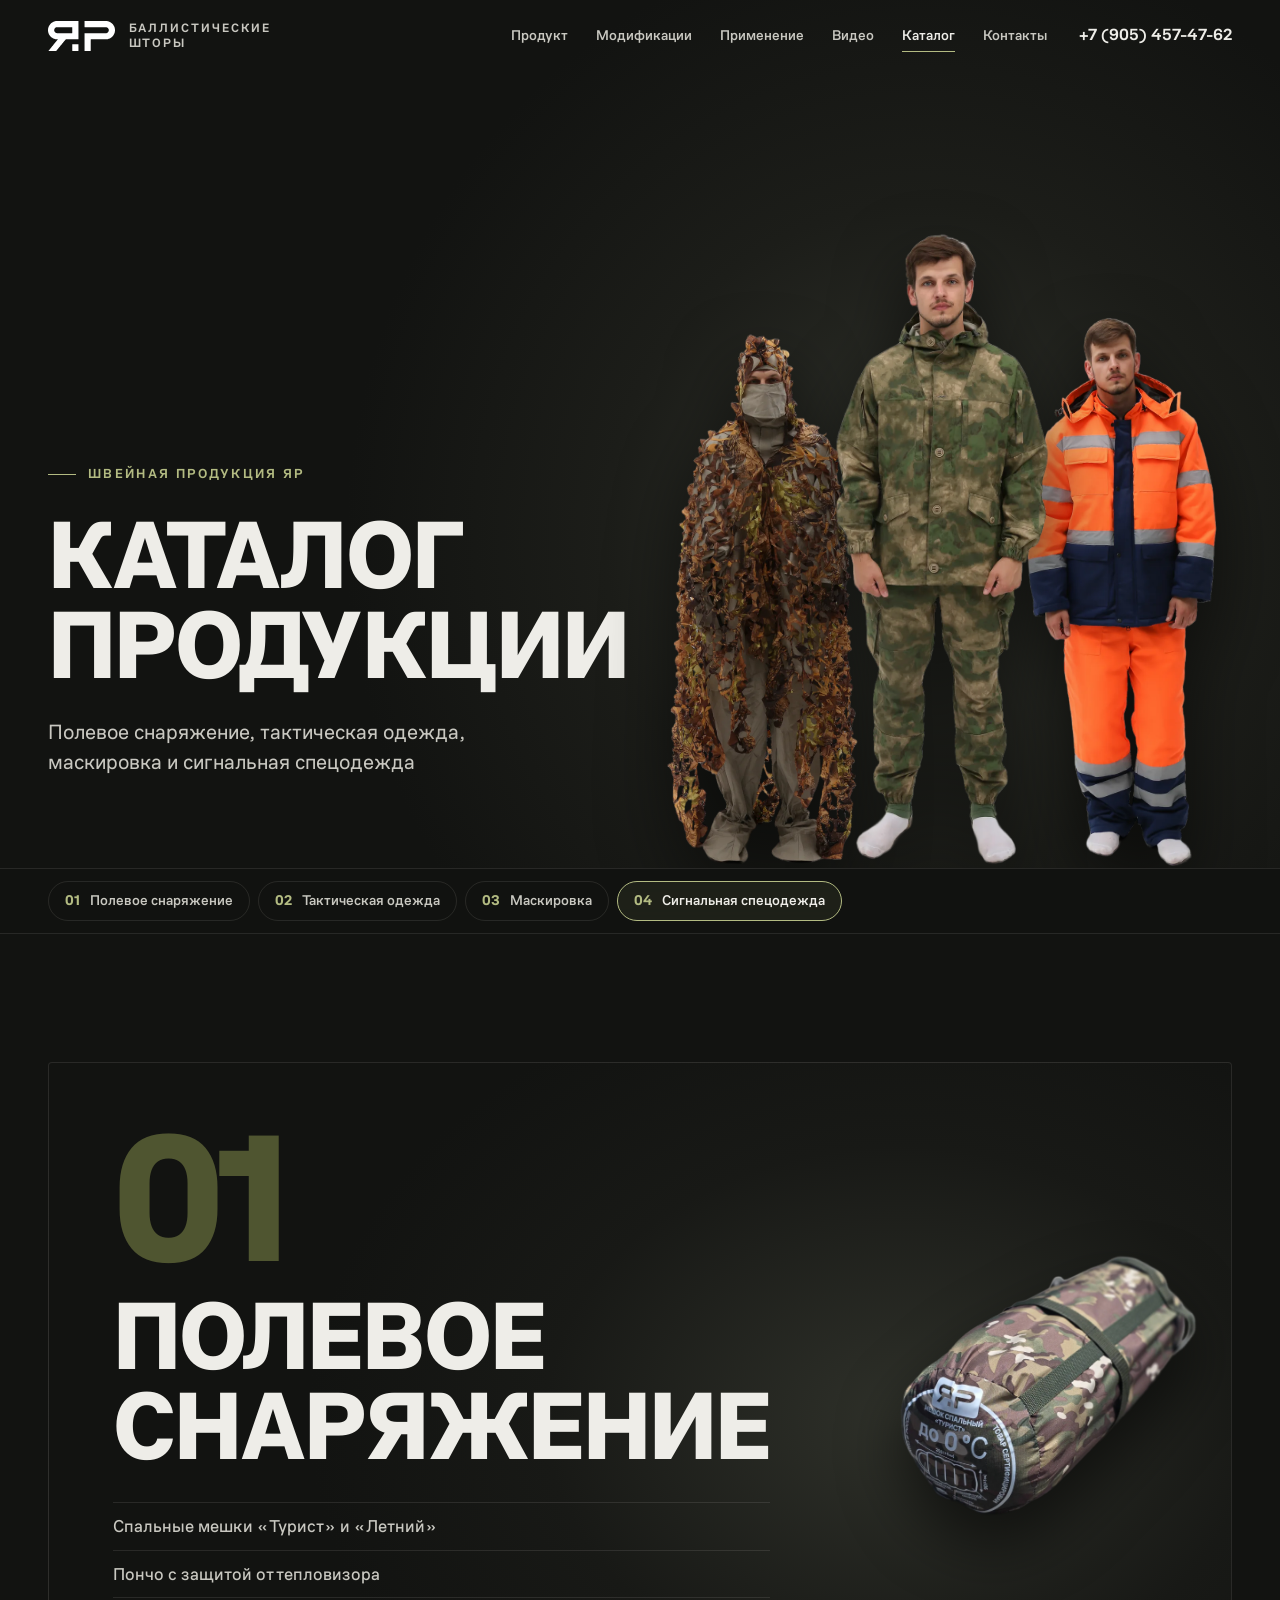
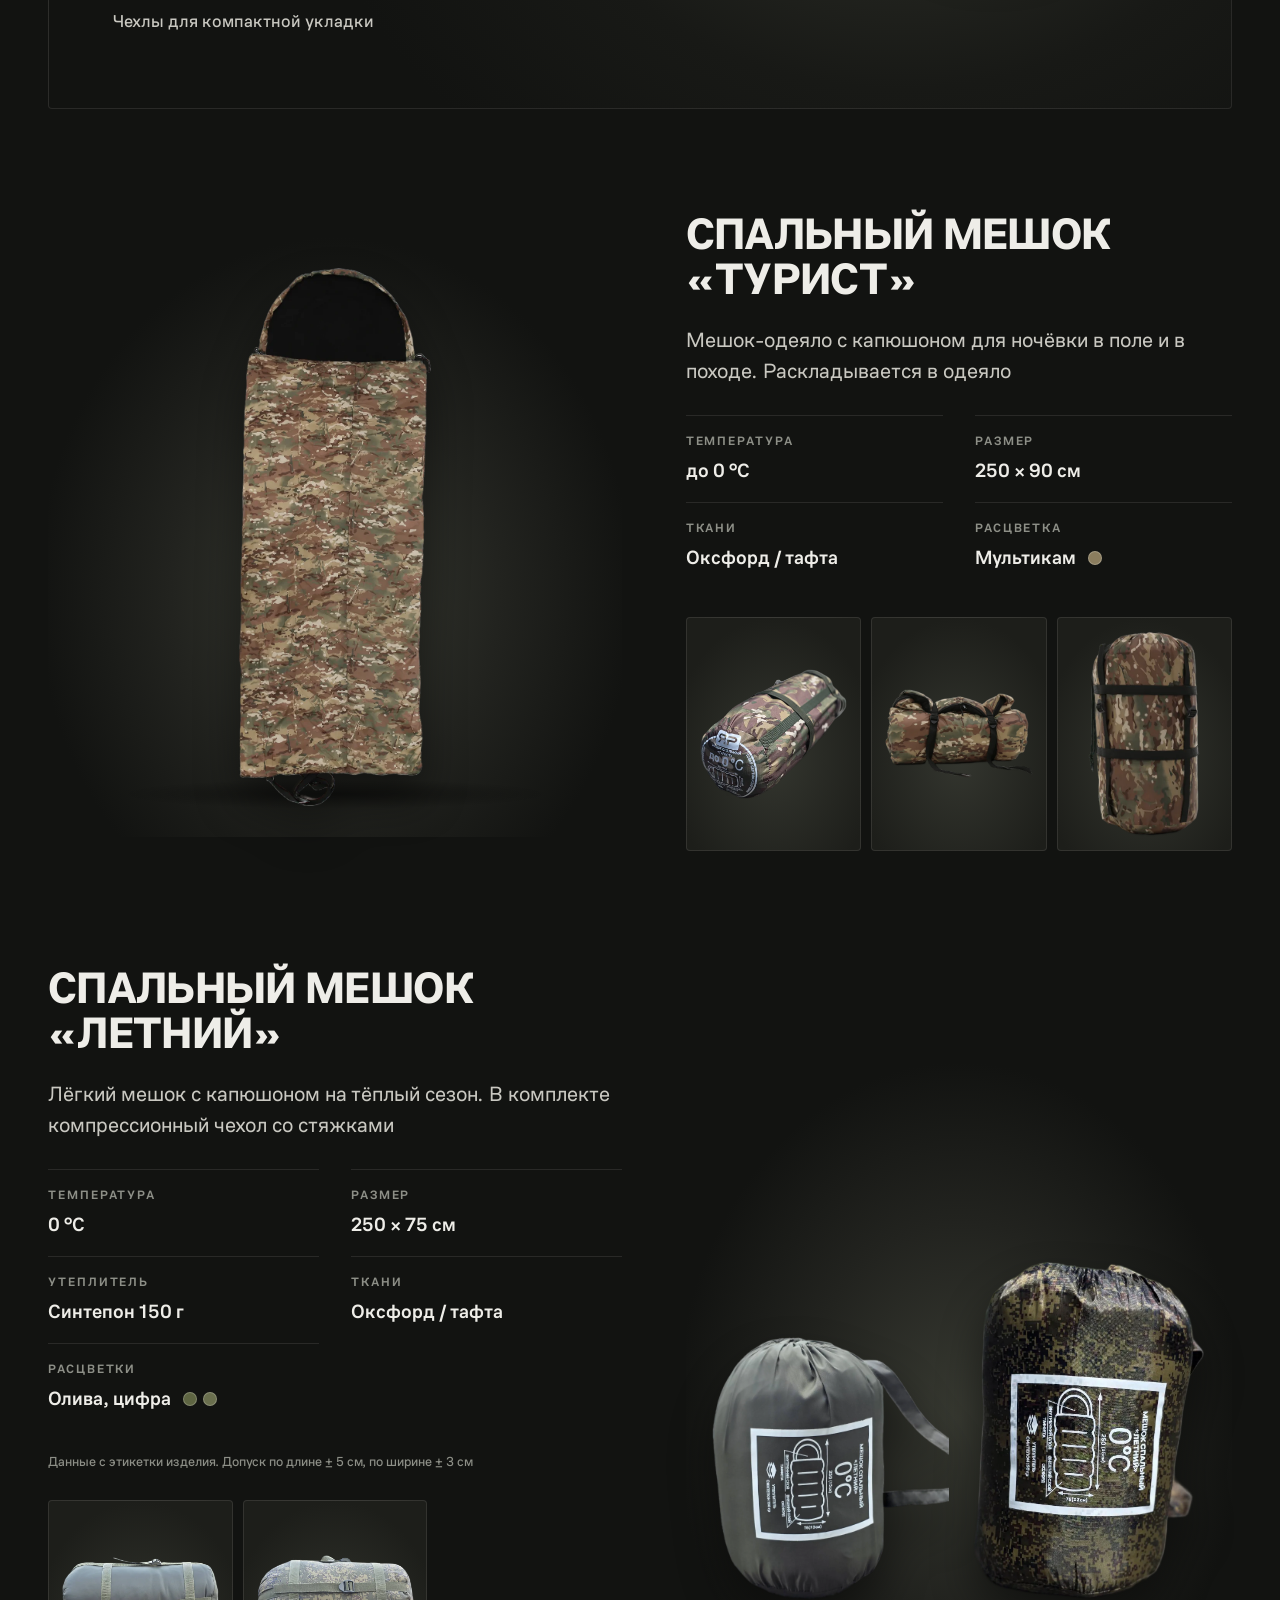
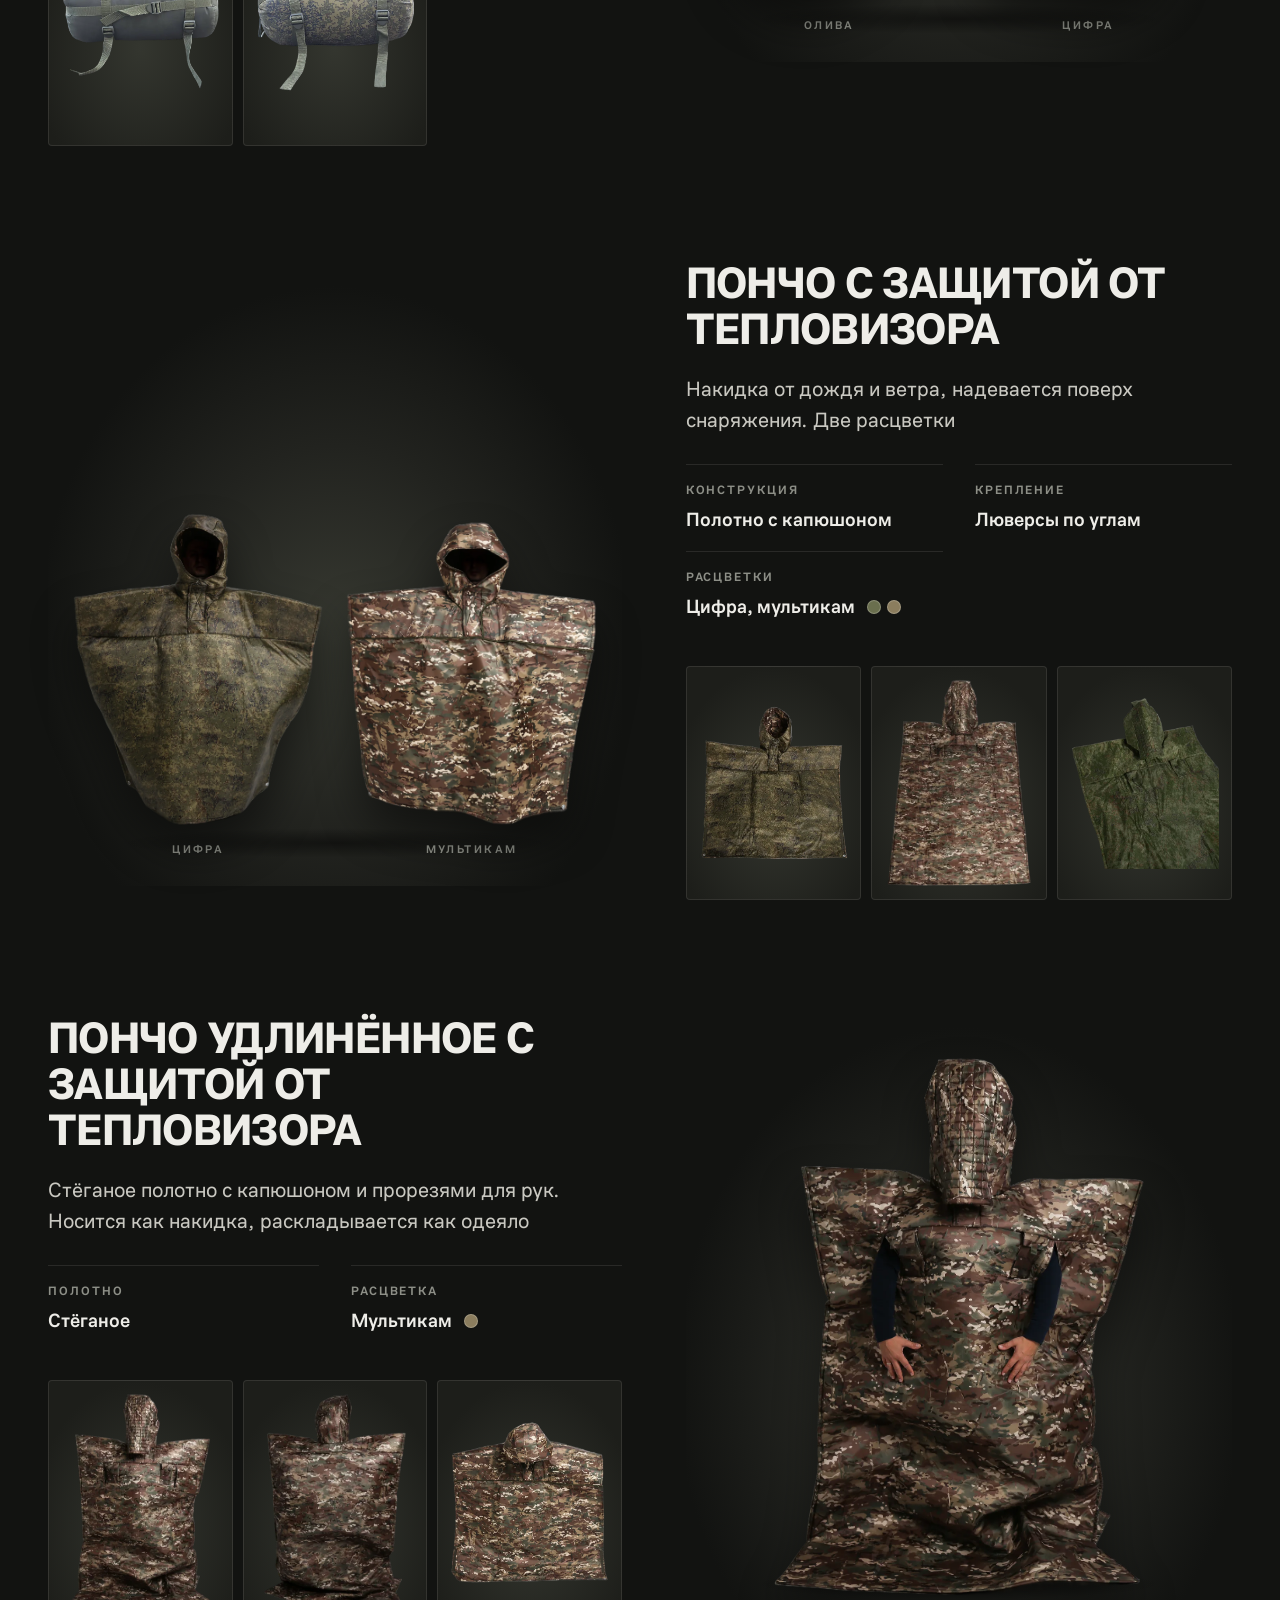
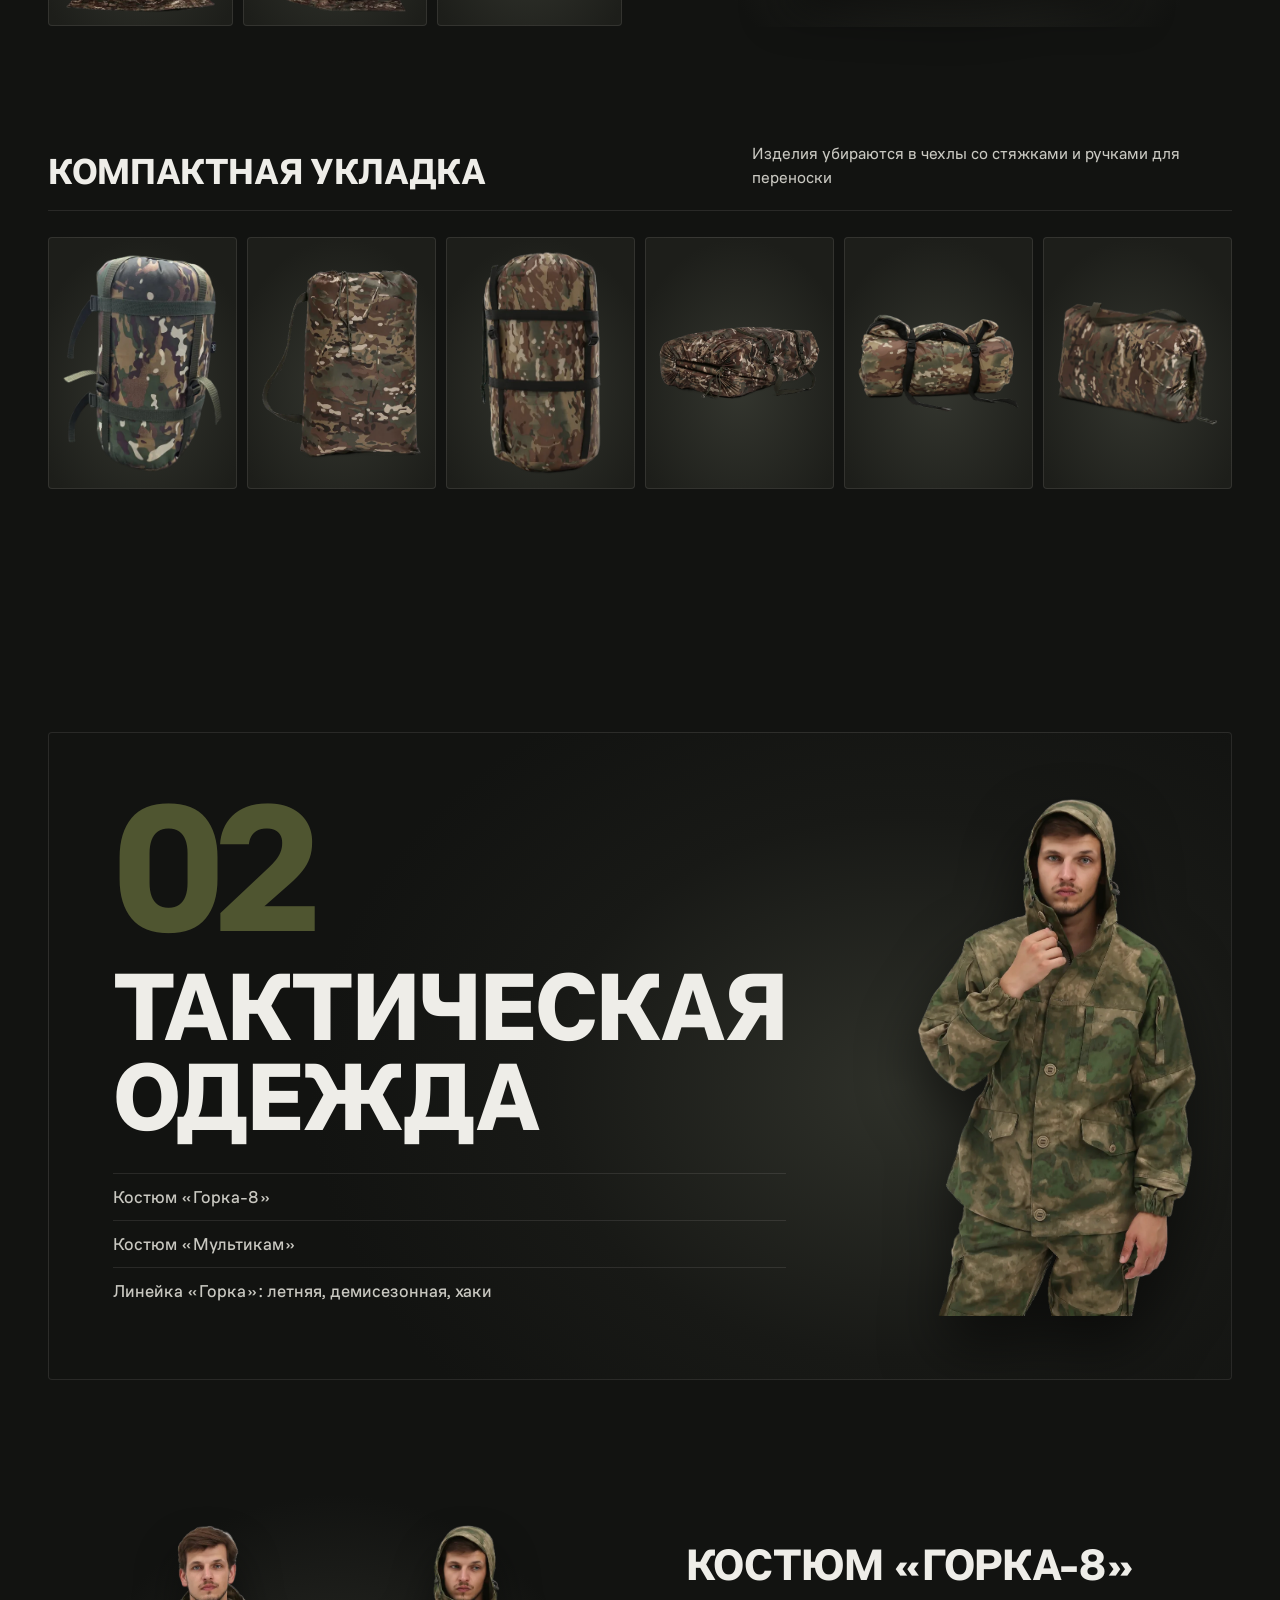
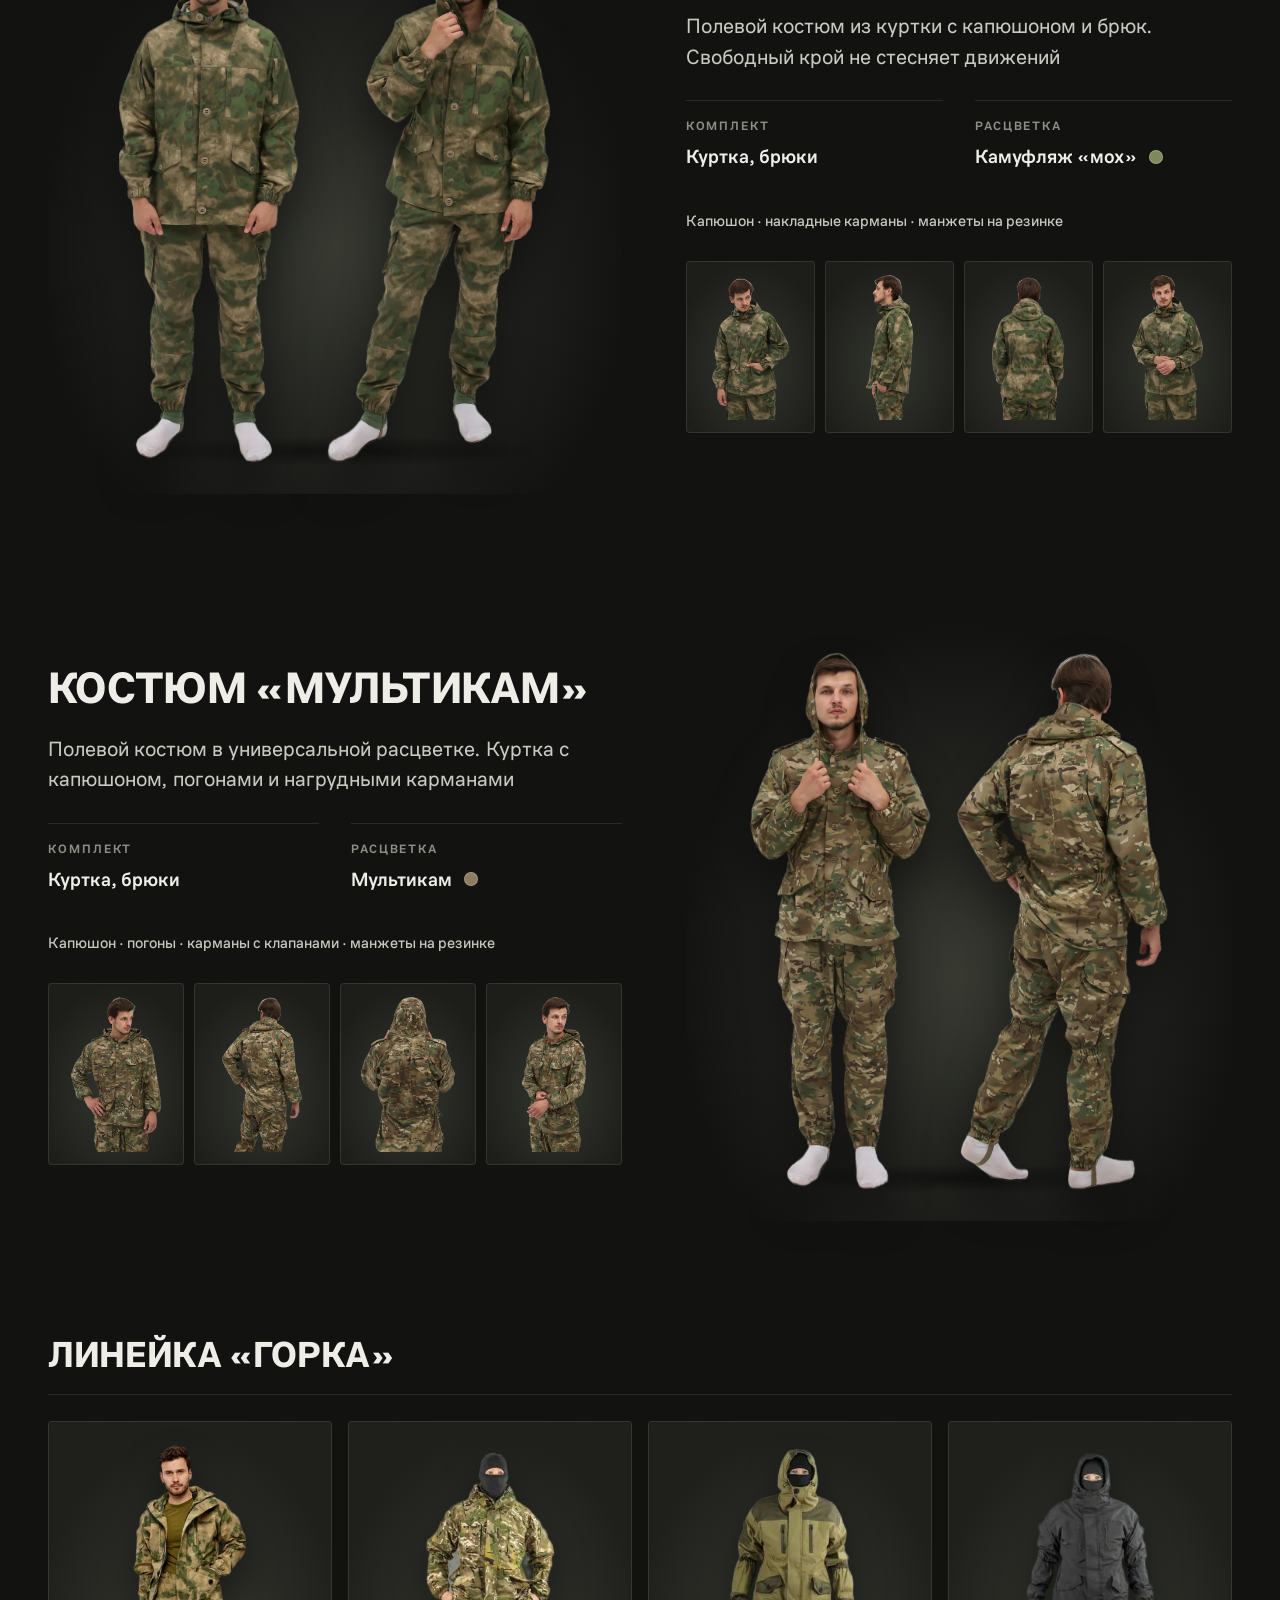
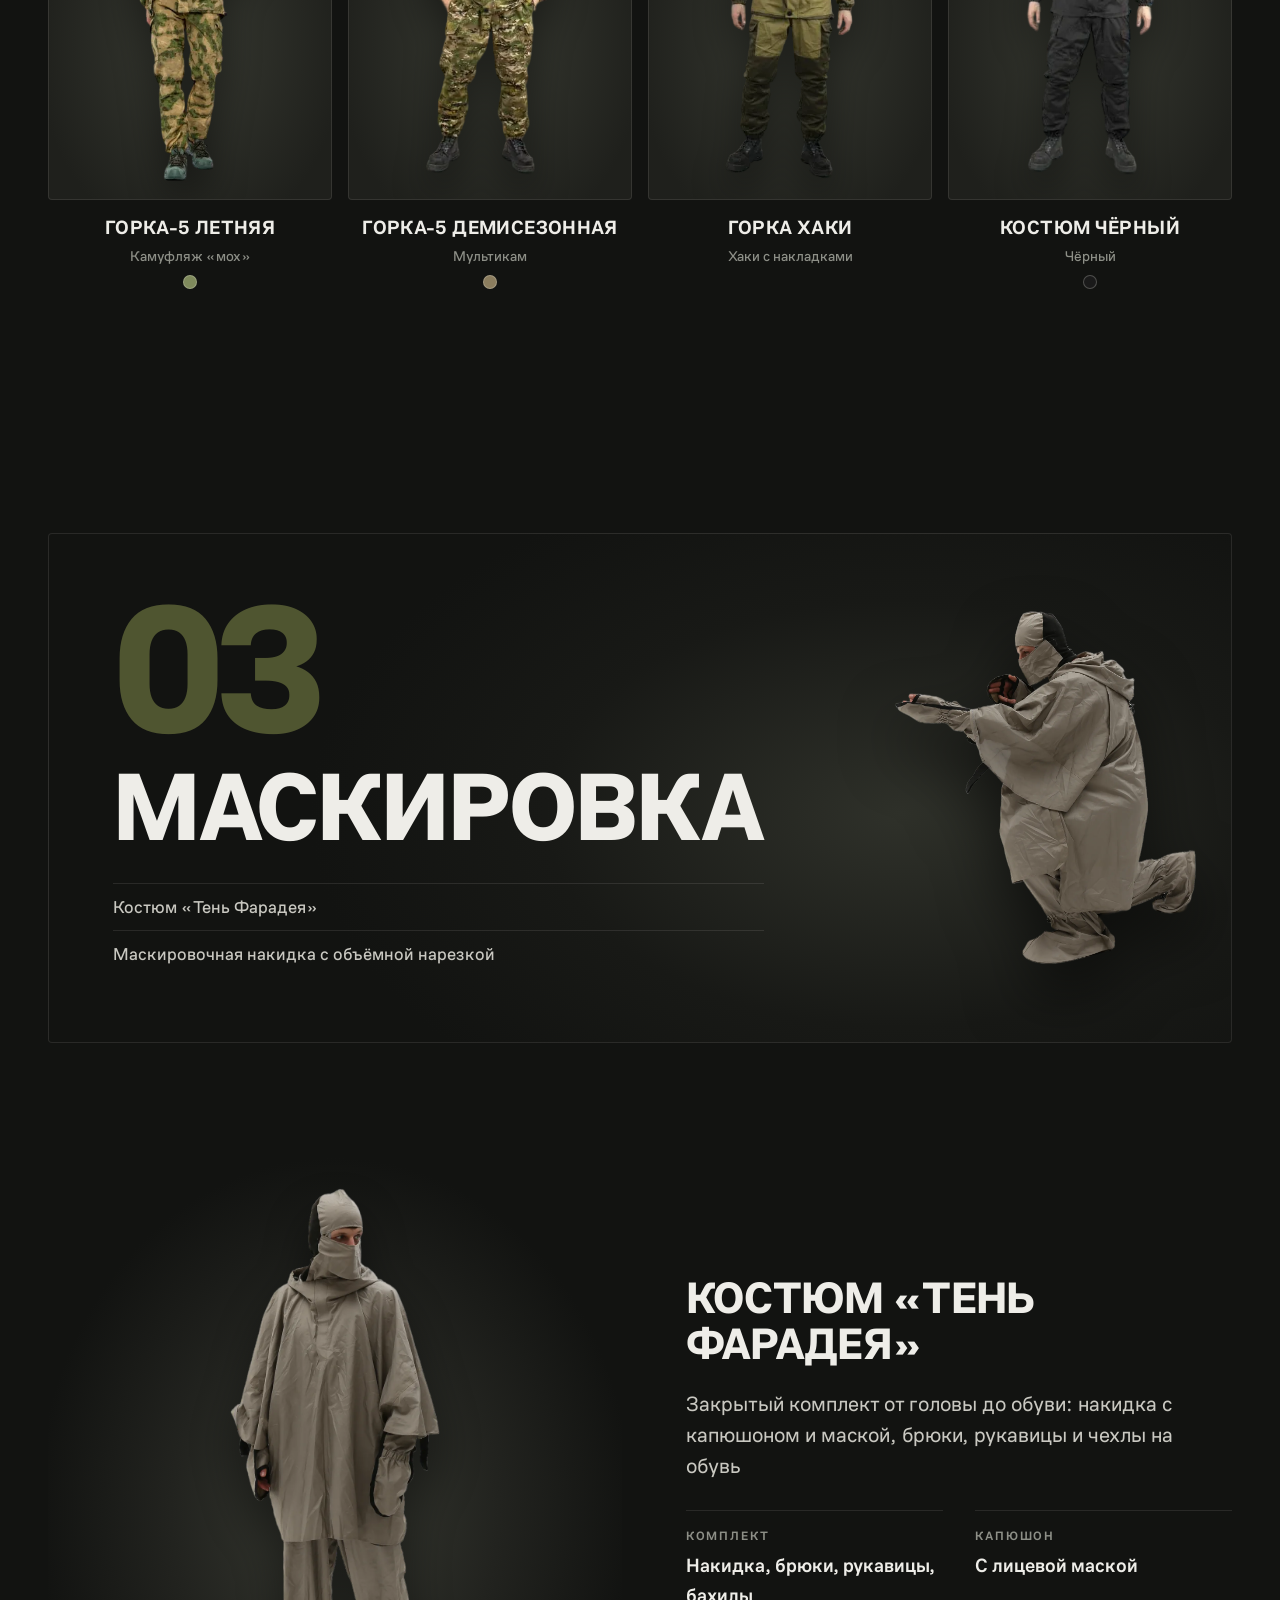
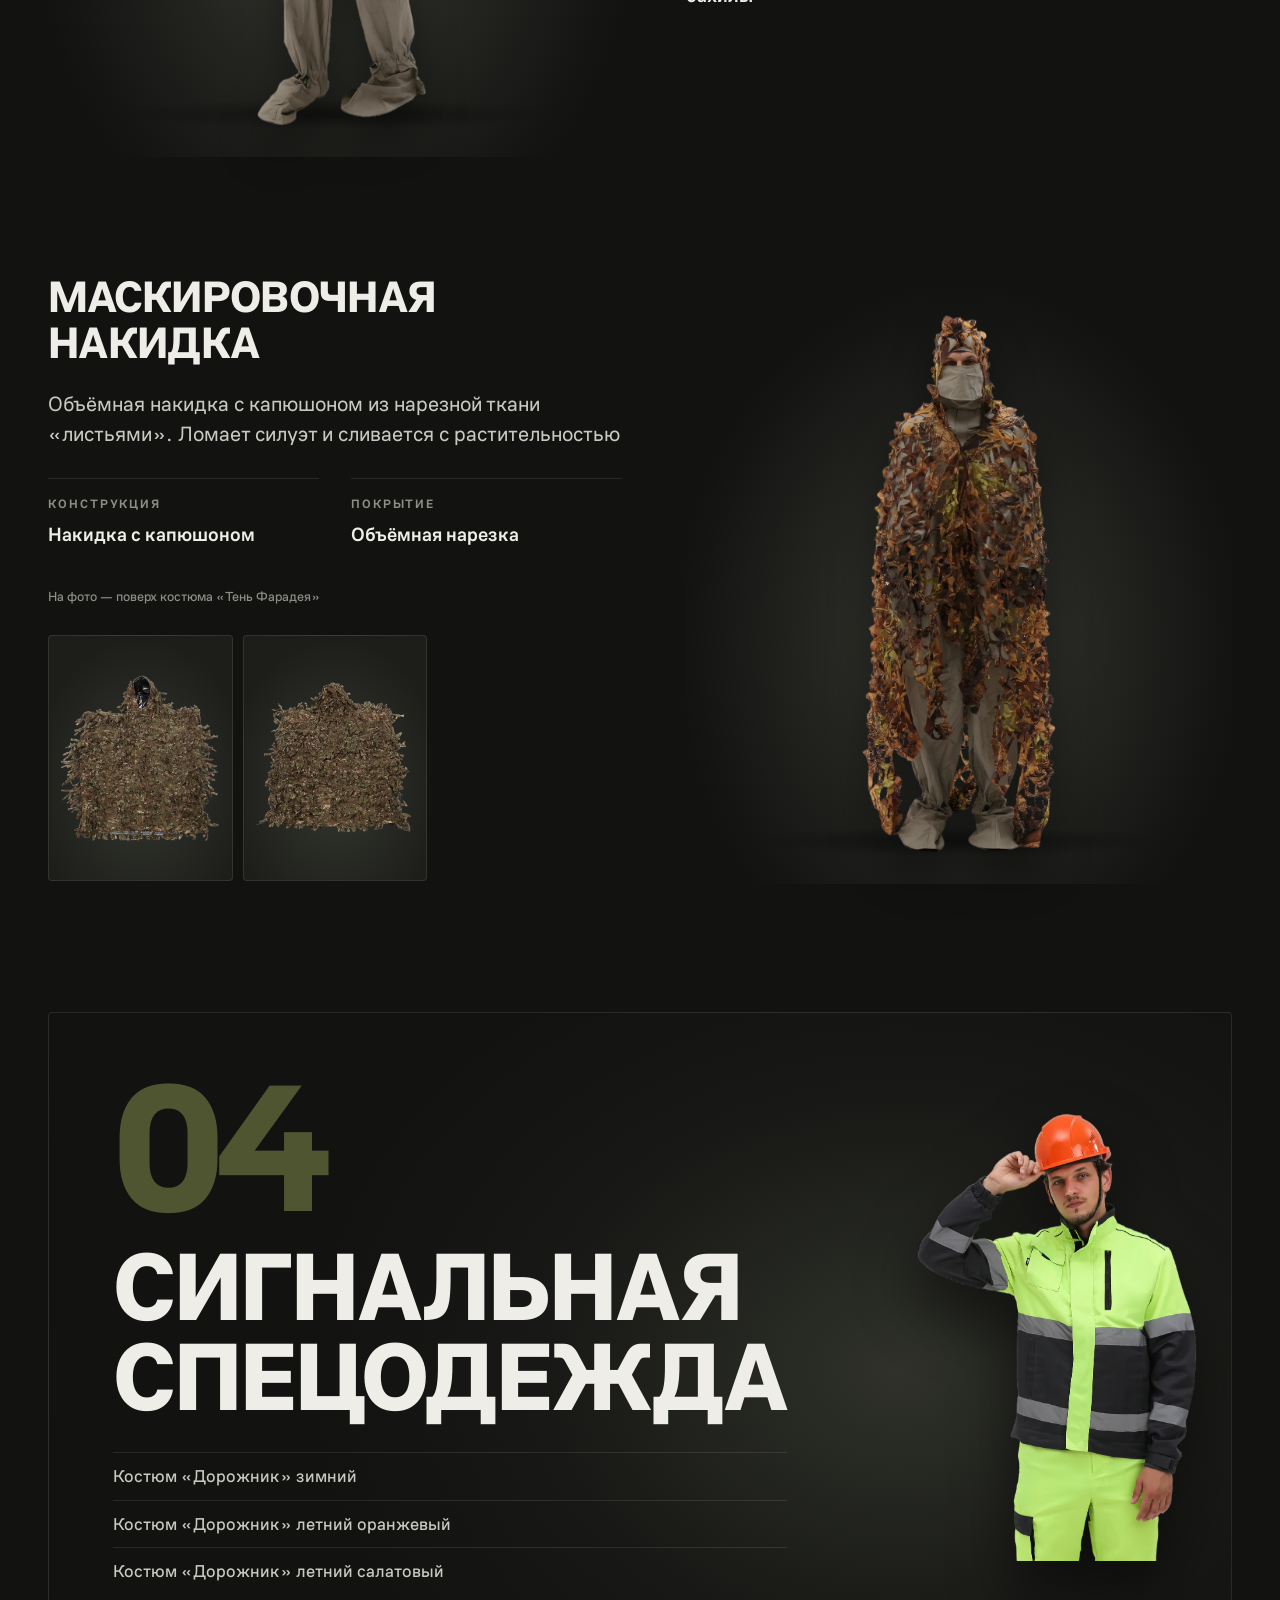
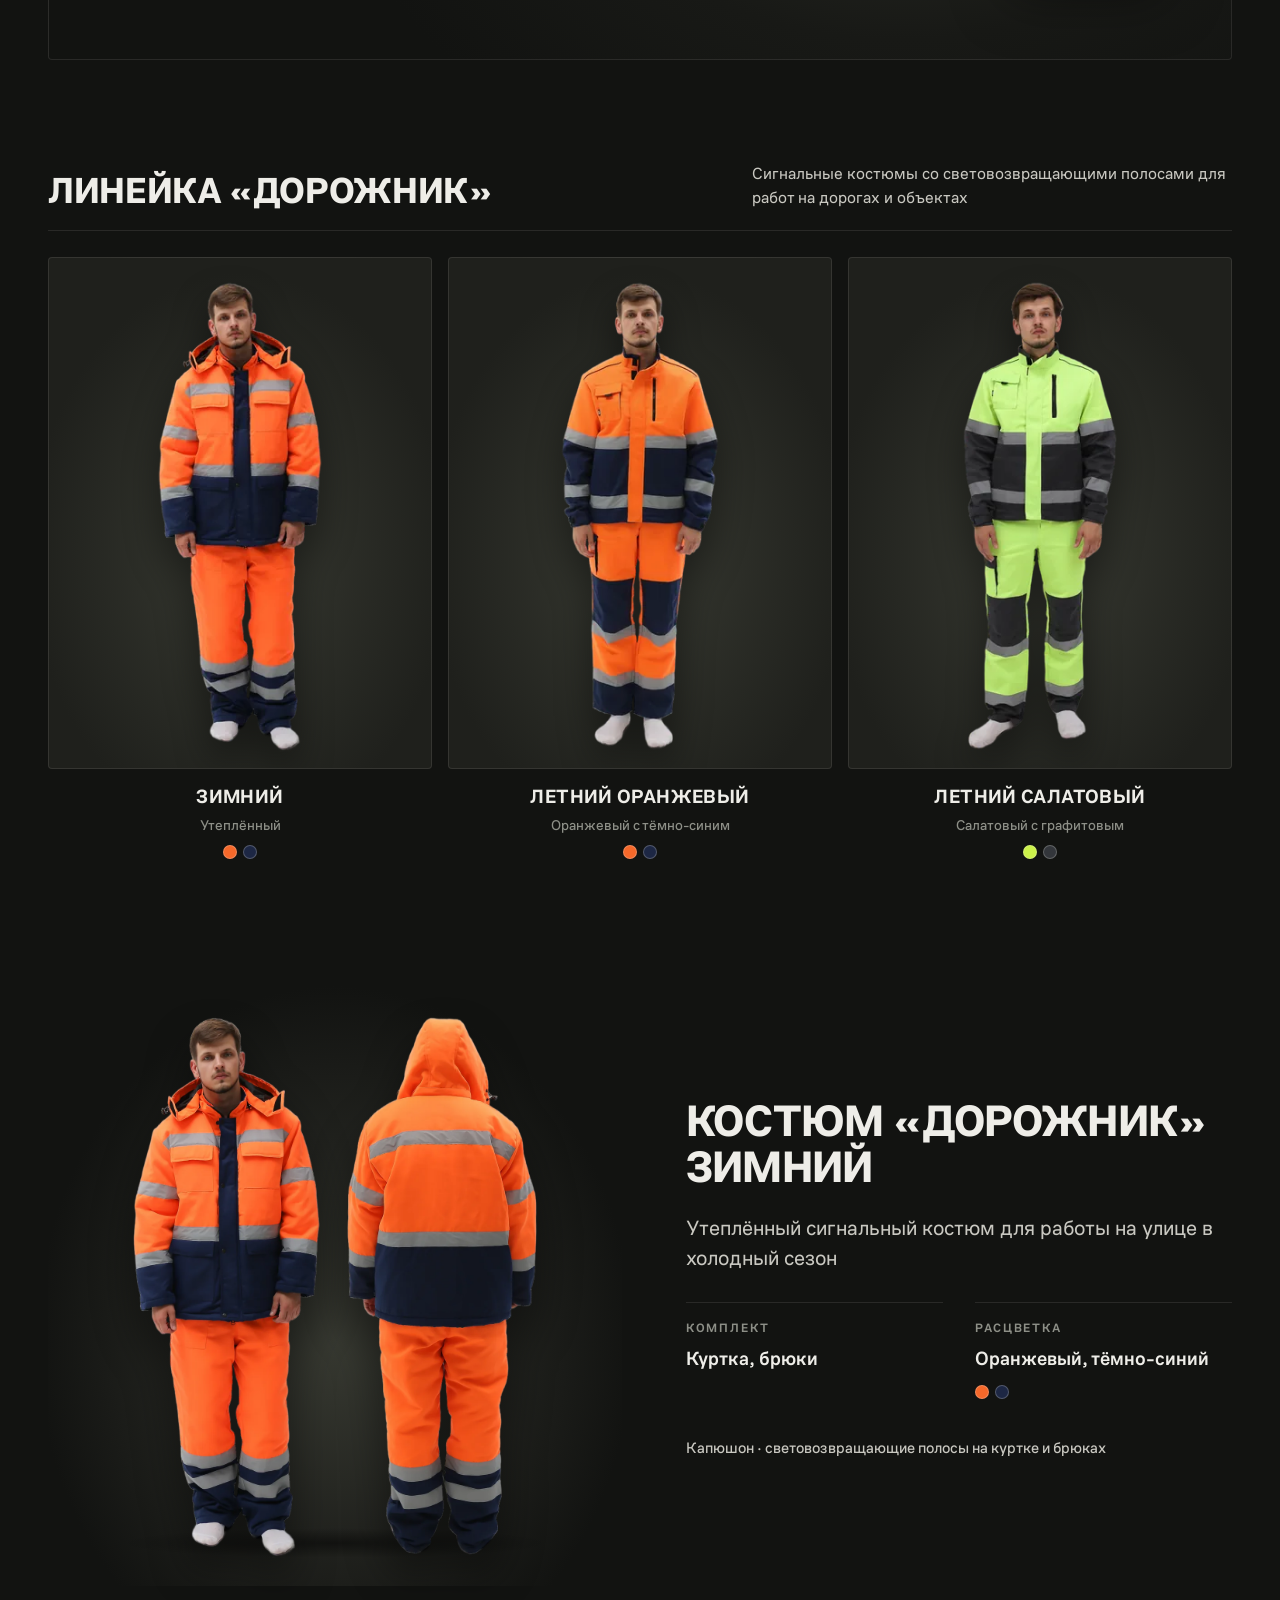
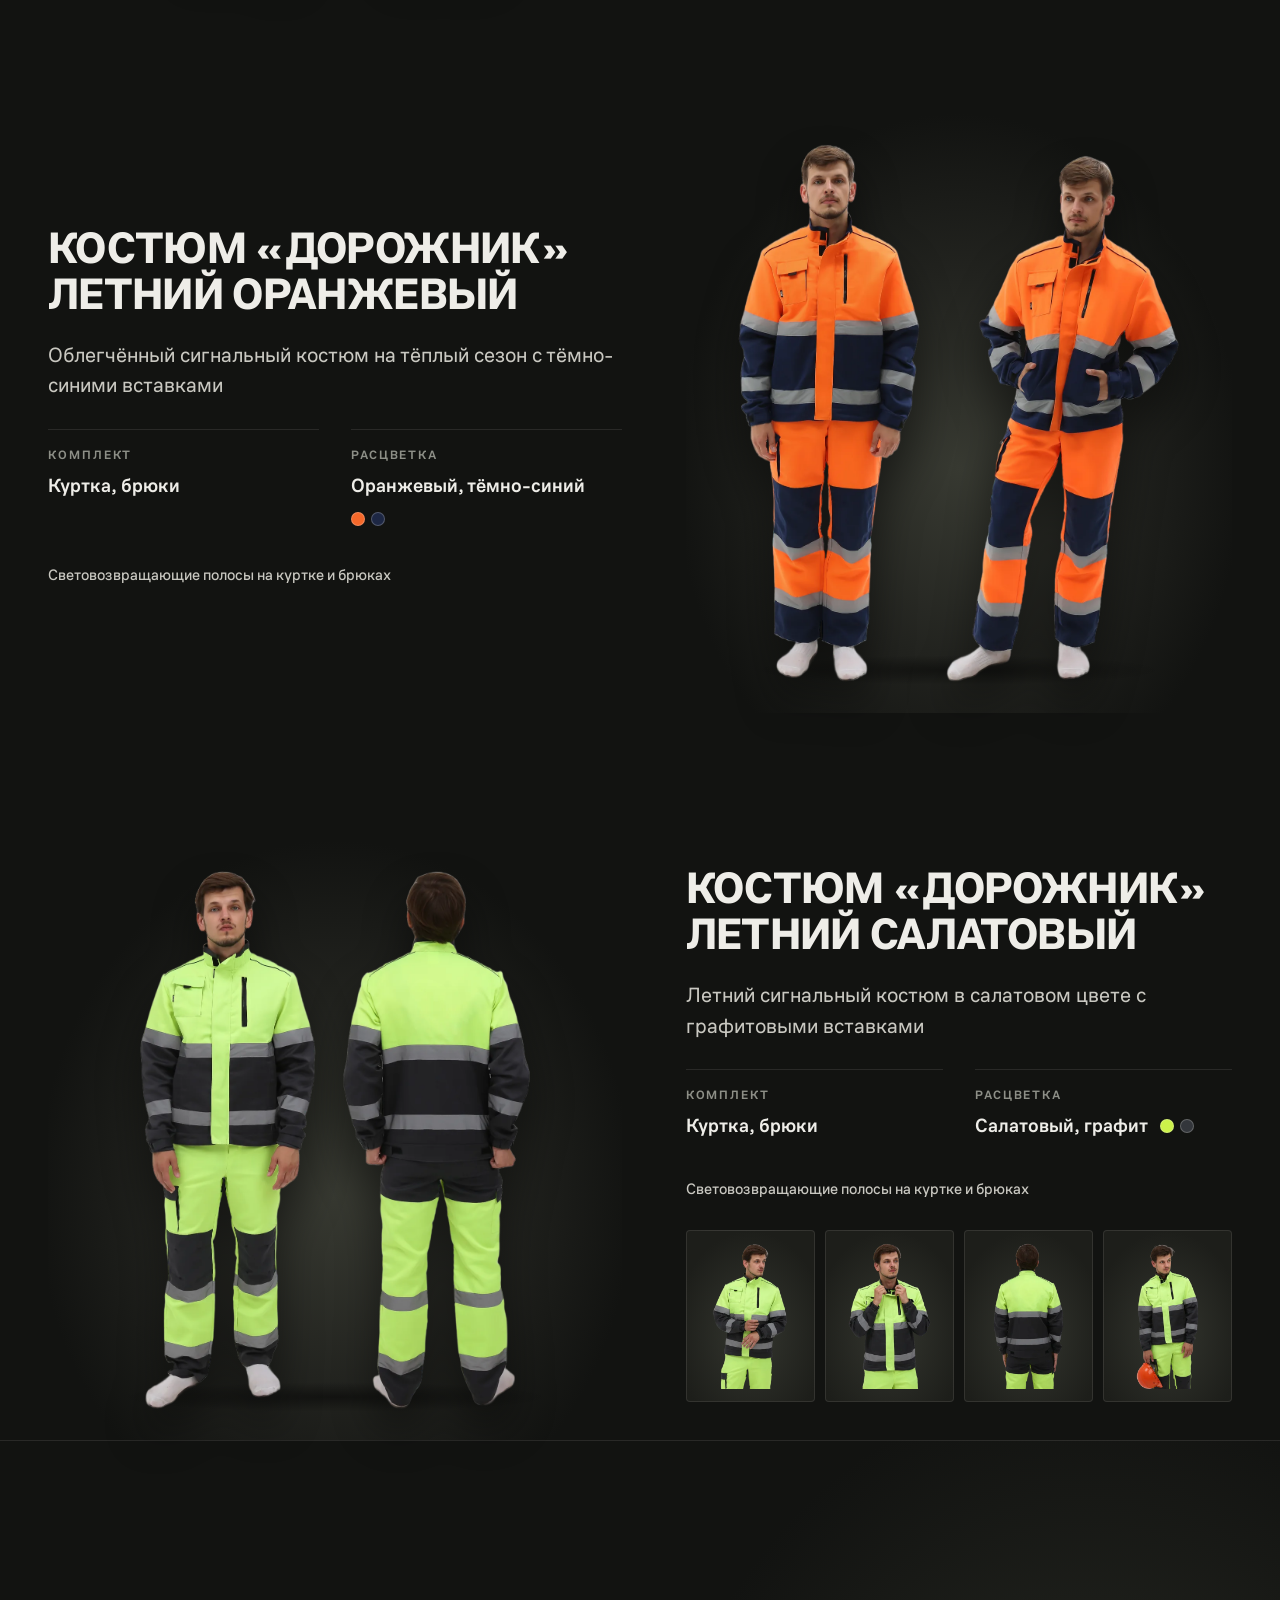
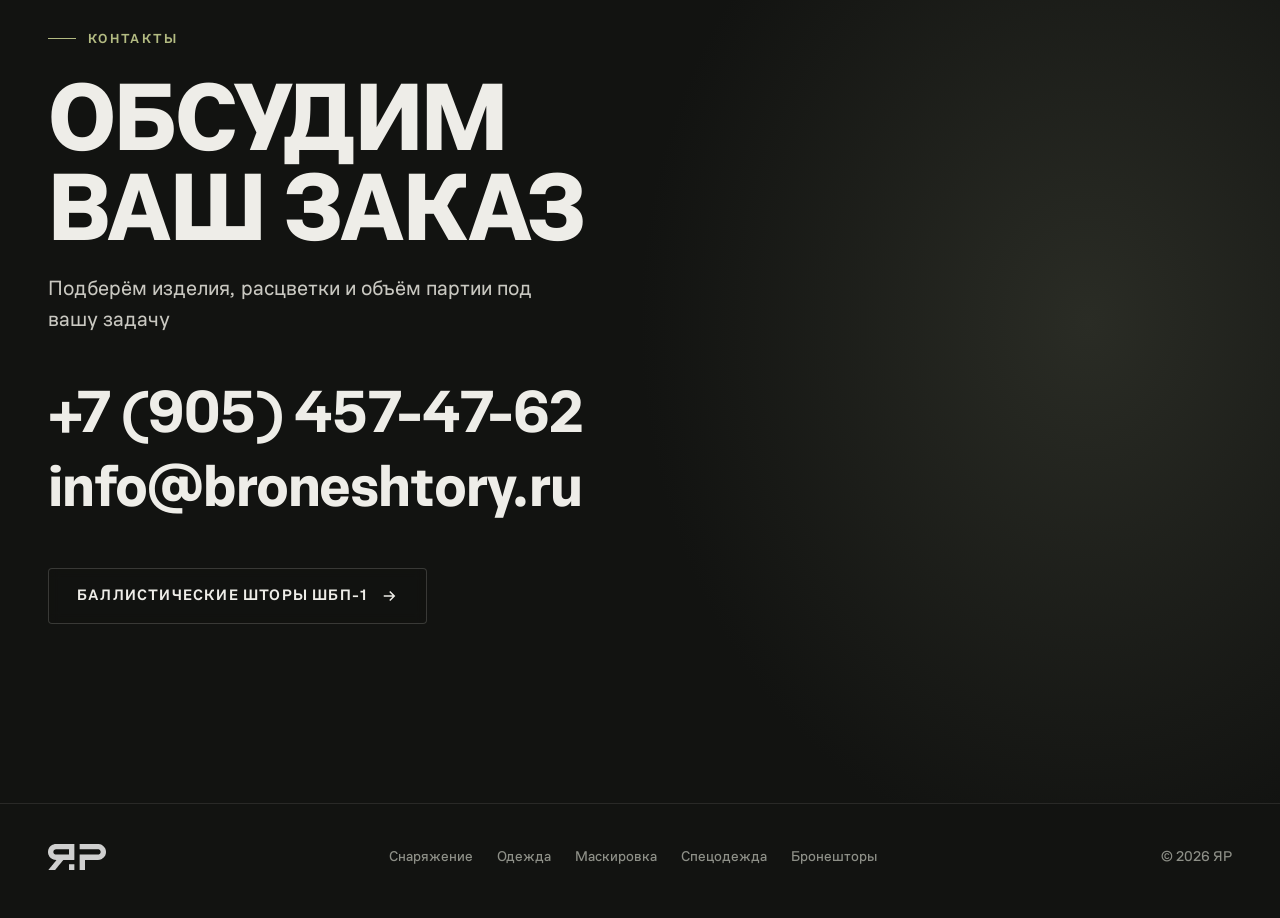
<file: catalog.html>
<!doctype html>
<html lang="ru">
<head>
<meta charset="utf-8">
<meta name="viewport" content="width=device-width, initial-scale=1">
<title>Каталог продукции ЯР — полевое снаряжение, тактическая одежда, маскировка</title>
<meta name="description" content="Каталог швейной продукции ЯР: спальные мешки, пончо с защитой от тепловизора, костюмы «Горка» и «Мультикам», маскировка «Тень Фарадея», сигнальные костюмы «Дорожник»">
<meta name="robots" content="noindex, nofollow">
<meta name="theme-color" content="#121311">
<meta property="og:type" content="website">
<meta property="og:locale" content="ru_RU">
<meta property="og:title" content="Каталог продукции ЯР">
<meta property="og:description" content="Полевое снаряжение, тактическая одежда, маскировка и сигнальная спецодежда">
<meta property="og:url" content="https://kekulkan.github.io/broneshtory/catalog.html">
<meta property="og:image" content="https://kekulkan.github.io/broneshtory/assets/og-catalog.jpg">
<link rel="icon" href="assets/favicon.svg" type="image/svg+xml">
<link rel="icon" href="assets/favicon-32.png" sizes="32x32" type="image/png">
<link rel="apple-touch-icon" href="assets/apple-touch-icon.png">
<link rel="preload" href="assets/fonts/akt.woff2" as="font" type="font/woff2" crossorigin>
<link rel="stylesheet" href="assets/style.css?v=1">
<script>document.documentElement.classList.add('js')</script>
</head>
<body class="page-catalog">

<header class="header is-solid" id="header">
  <div class="wrap">
    <a class="logo" href="./" aria-label="Я.Р — на главную">
      <img src="assets/logo-white.svg" alt="Я.Р" width="67" height="30">
      <span>Баллистические<br>шторы</span>
    </a>
    <nav class="nav" id="nav" aria-label="Разделы">
      <a href="./#product">Продукт</a>
      <a href="./#models">Модификации</a>
      <a href="./#use">Применение</a>
      <a href="./#video">Видео</a>
      <a href="catalog.html" aria-current="page">Каталог</a>
      <a href="#contacts">Контакты</a>
      <a class="nav-phone" href="tel:+79054574762">+7 (905) 457-47-62</a>
    </nav>
    <a class="header-phone" href="tel:+79054574762">+7 (905) 457-47-62</a>
    <button class="burger" id="burger" aria-label="Меню" aria-expanded="false" aria-controls="nav"><span></span></button>
  </div>
</header>

<main>
  <section class="cat-hero">
    <div class="wrap cat-hero-grid">
      <div class="cat-hero-text">
        <p class="kicker reveal">Швейная продукция ЯР</p>
        <h1 class="h-xl reveal" style="--d:.08s">Каталог<br>продукции</h1>
        <p class="lead reveal" style="--d:.16s">Полевое снаряжение, тактическая одежда, маскировка и сигнальная спецодежда</p>
      </div>
      <div class="cat-hero-figs reveal" style="--d:.1s" aria-hidden="true"><img class="" src="assets/catalog/img-1555.webp" alt="" width="514" height="1400" decoding="async"><img class="" src="assets/catalog/img-9834.webp" alt="" width="484" height="1400" decoding="async"><img class="" src="assets/catalog/img-1448.webp" alt="" width="498" height="1400" decoding="async"></div>
    </div>
  </section>

  <nav class="cat-chips" aria-label="Разделы каталога">
    <div class="wrap"><a href="#field"><b>01</b>Полевое снаряжение</a><a href="#tactical"><b>02</b>Тактическая одежда</a><a href="#camo"><b>03</b>Маскировка</a><a href="#signal"><b>04</b>Сигнальная спецодежда</a></div>
  </nav>

  <section class="cat-section" id="field">
    <div class="wrap">
      <header class="cat-divider">
        <div class="cat-divider-text reveal">
          <span class="cat-num">01</span>
          <h2 class="h-xl">Полевое снаряжение</h2>
          <ul><li>Спальные мешки «Турист» и «Летний»</li><li>Пончо с защитой от тепловизора</li><li>Чехлы для компактной укладки</li></ul>
        </div>
        <div class="cat-divider-fig reveal" style="--d:.1s"><img class="" src="assets/catalog/20260611-122658.webp" alt="Полевое снаряжение" width="1586" height="1400" loading="lazy" decoding="async"></div>
      </header>
      
      <article class="product">
        <div class="stage reveal" data-n="1"><button type="button" class="stage-fig" data-lightbox="assets/catalog/img-8205.webp" data-cut data-group="g1" data-caption="Спальный мешок «Турист»" aria-label="Увеличить: Спальный мешок «Турист»"><img class="" src="assets/catalog/img-8205.webp" alt="Спальный мешок «Турист»" width="511" height="1400" loading="lazy" decoding="async"></button></div>
        <div class="product-text reveal" style="--d:.08s">
          <h3 class="h-l">Спальный мешок «Турист»</h3>
          <p class="lead">Мешок-одеяло с капюшоном для ночёвки в поле и в походе. Раскладывается в одеяло</p>
          <dl class="specs"><div><dt>Температура</dt><dd>до 0 °C</dd></div><div><dt>Размер</dt><dd>250 × 90 см</dd></div><div><dt>Ткани</dt><dd>Оксфорд / тафта</dd></div><div><dt>Расцветка</dt><dd>Мультикам<span class=dots><i style="background:#8B7D5E"></i></span></dd></div></dl>
          <div class="thumbs" data-n="3"><button type="button" class="thumb" data-lightbox="assets/catalog/20260611-122658.webp" data-cut data-group="g1" data-caption="Спальный мешок «Турист»" aria-label="Увеличить: Спальный мешок «Турист»"><img class="" src="assets/catalog/20260611-122658-s.webp" alt="Спальный мешок «Турист»" width="589" height="520" loading="lazy" decoding="async"></button><button type="button" class="thumb" data-lightbox="assets/catalog/img-8195.webp" data-cut data-group="g1" data-caption="Спальный мешок «Турист»" aria-label="Увеличить: Спальный мешок «Турист»"><img class="" src="assets/catalog/img-8195-s.webp" alt="Спальный мешок «Турист»" width="847" height="520" loading="lazy" decoding="async"></button><button type="button" class="thumb" data-lightbox="assets/catalog/img-8174.webp" data-cut data-group="g1" data-caption="Спальный мешок «Турист»" aria-label="Увеличить: Спальный мешок «Турист»"><img class="" src="assets/catalog/img-8174-s.webp" alt="Спальный мешок «Турист»" width="286" height="520" loading="lazy" decoding="async"></button></div>
        </div>
      </article>
      <article class="product is-r">
        <div class="stage reveal" data-n="2"><button type="button" class="stage-fig" data-lightbox="assets/catalog/20260418-134458.webp" data-cut data-group="g2" data-caption="Спальный мешок «Летний» — олива" aria-label="Увеличить: Спальный мешок «Летний» — олива"><img class="" src="assets/catalog/20260418-134458.webp" alt="Спальный мешок «Летний» — олива" width="1250" height="1400" loading="lazy" decoding="async"><span class="stage-label">Олива</span></button><button type="button" class="stage-fig" data-lightbox="assets/catalog/20260519-122841.webp" data-cut data-group="g2" data-caption="Спальный мешок «Летний» — цифра" aria-label="Увеличить: Спальный мешок «Летний» — цифра"><img class="" src="assets/catalog/20260519-122841.webp" alt="Спальный мешок «Летний» — цифра" width="972" height="1400" loading="lazy" decoding="async"><span class="stage-label">Цифра</span></button></div>
        <div class="product-text reveal" style="--d:.08s">
          <h3 class="h-l">Спальный мешок «Летний»</h3>
          <p class="lead">Лёгкий мешок с капюшоном на тёплый сезон. В комплекте компрессионный чехол со стяжками</p>
          <dl class="specs"><div><dt>Температура</dt><dd>0 °C</dd></div><div><dt>Размер</dt><dd>250 × 75 см</dd></div><div><dt>Утеплитель</dt><dd>Синтепон 150 г</dd></div><div><dt>Ткани</dt><dd>Оксфорд / тафта</dd></div><div><dt>Расцветки</dt><dd>Олива, цифра<span class=dots><i style="background:#5E6542"></i><i style="background:#6A6F4E"></i></span></dd></div></dl>
          <p class="note">Данные с этикетки изделия. Допуск по длине ± 5 см, по ширине ± 3 см</p><div class="thumbs" data-n="2"><button type="button" class="thumb" data-lightbox="assets/catalog/20260806-163208.webp" data-cut data-group="g2" data-caption="Спальный мешок «Летний»" aria-label="Увеличить: Спальный мешок «Летний»"><img class="" src="assets/catalog/20260806-163208-s.webp" alt="Спальный мешок «Летний»" width="617" height="520" loading="lazy" decoding="async"></button><button type="button" class="thumb" data-lightbox="assets/catalog/20260806-162811.webp" data-cut data-group="g2" data-caption="Спальный мешок «Летний»" aria-label="Увеличить: Спальный мешок «Летний»"><img class="" src="assets/catalog/20260806-162811-s.webp" alt="Спальный мешок «Летний»" width="599" height="520" loading="lazy" decoding="async"></button></div>
        </div>
      </article>
      <article class="product">
        <div class="stage reveal" data-n="2"><button type="button" class="stage-fig" data-lightbox="assets/catalog/img-6480.webp" data-cut data-group="g3" data-caption="Пончо с защитой от тепловизора — цифра" aria-label="Увеличить: Пончо с защитой от тепловизора — цифра"><img class="" src="assets/catalog/img-6480.webp" alt="Пончо с защитой от тепловизора — цифра" width="1119" height="1400" loading="lazy" decoding="async"><span class="stage-label">Цифра</span></button><button type="button" class="stage-fig" data-lightbox="assets/catalog/img-6496.webp" data-cut data-group="g3" data-caption="Пончо с защитой от тепловизора — мультикам" aria-label="Увеличить: Пончо с защитой от тепловизора — мультикам"><img class="" src="assets/catalog/img-6496.webp" alt="Пончо с защитой от тепловизора — мультикам" width="1149" height="1400" loading="lazy" decoding="async"><span class="stage-label">Мультикам</span></button></div>
        <div class="product-text reveal" style="--d:.08s">
          <h3 class="h-l">Пончо с защитой от тепловизора</h3>
          <p class="lead">Накидка от дождя и ветра, надевается поверх снаряжения. Две расцветки</p>
          <dl class="specs"><div><dt>Конструкция</dt><dd>Полотно с капюшоном</dd></div><div><dt>Крепление</dt><dd>Люверсы по углам</dd></div><div><dt>Расцветки</dt><dd>Цифра, мультикам<span class=dots><i style="background:#6A6F4E"></i><i style="background:#8B7D5E"></i></span></dd></div></dl>
          <div class="thumbs" data-n="3"><button type="button" class="thumb" data-lightbox="assets/catalog/img-6459.webp" data-cut data-group="g3" data-caption="Пончо с защитой от тепловизора" aria-label="Увеличить: Пончо с защитой от тепловизора"><img class="" src="assets/catalog/img-6459-s.webp" alt="Пончо с защитой от тепловизора" width="503" height="520" loading="lazy" decoding="async"></button><button type="button" class="thumb" data-lightbox="assets/catalog/img-6395.webp" data-cut data-group="g3" data-caption="Пончо с защитой от тепловизора" aria-label="Увеличить: Пончо с защитой от тепловизора"><img class="" src="assets/catalog/img-6395-s.webp" alt="Пончо с защитой от тепловизора" width="364" height="520" loading="lazy" decoding="async"></button><button type="button" class="thumb" data-lightbox="assets/catalog/img-6364.webp" data-cut data-group="g3" data-caption="Пончо с защитой от тепловизора" aria-label="Увеличить: Пончо с защитой от тепловизора"><img class="" src="assets/catalog/img-6364-s.webp" alt="Пончо с защитой от тепловизора" width="451" height="520" loading="lazy" decoding="async"></button></div>
        </div>
      </article>
      <article class="product is-r">
        <div class="stage reveal" data-n="1"><button type="button" class="stage-fig" data-lightbox="assets/catalog/img-6449.webp" data-cut data-group="g4" data-caption="Пончо удлинённое с защитой от тепловизора" aria-label="Увеличить: Пончо удлинённое с защитой от тепловизора"><img class="" src="assets/catalog/img-6449.webp" alt="Пончо удлинённое с защитой от тепловизора" width="967" height="1400" loading="lazy" decoding="async"></button></div>
        <div class="product-text reveal" style="--d:.08s">
          <h3 class="h-l">Пончо удлинённое с защитой от тепловизора</h3>
          <p class="lead">Стёганое полотно с капюшоном и прорезями для рук. Носится как накидка, раскладывается как одеяло</p>
          <dl class="specs"><div><dt>Полотно</dt><dd>Стёганое</dd></div><div><dt>Расцветка</dt><dd>Мультикам<span class=dots><i style="background:#8B7D5E"></i></span></dd></div></dl>
          <div class="thumbs" data-n="3"><button type="button" class="thumb" data-lightbox="assets/catalog/img-6447.webp" data-cut data-group="g4" data-caption="Пончо удлинённое с защитой от тепловизора" aria-label="Увеличить: Пончо удлинённое с защитой от тепловизора"><img class="" src="assets/catalog/img-6447-s.webp" alt="Пончо удлинённое с защитой от тепловизора" width="357" height="520" loading="lazy" decoding="async"></button><button type="button" class="thumb" data-lightbox="assets/catalog/img-6455.webp" data-cut data-group="g4" data-caption="Пончо удлинённое с защитой от тепловизора" aria-label="Увеличить: Пончо удлинённое с защитой от тепловизора"><img class="" src="assets/catalog/img-6455-s.webp" alt="Пончо удлинённое с защитой от тепловизора" width="340" height="520" loading="lazy" decoding="async"></button><button type="button" class="thumb" data-lightbox="assets/catalog/img-6506.webp" data-cut data-group="g4" data-caption="Пончо удлинённое с защитой от тепловизора" aria-label="Увеличить: Пончо удлинённое с защитой от тепловизора"><img class="" src="assets/catalog/img-6506-s.webp" alt="Пончо удлинённое с защитой от тепловизора" width="507" height="520" loading="lazy" decoding="async"></button></div>
        </div>
      </article>
      <div class="cat-block reveal">
        <div class="cat-block-head"><h3 class="h-m">Компактная укладка</h3><p class="lead">Изделия убираются в чехлы со стяжками и ручками для переноски</p></div>
        <div class="thumbs is-wide" data-n="6"><button type="button" class="thumb" data-lightbox="assets/catalog/20260930-111341.webp" data-cut data-group="g5" data-caption="Компактная укладка" aria-label="Увеличить: Компактная укладка"><img class="" src="assets/catalog/20260930-111341-s.webp" alt="Компактная укладка" width="384" height="520" loading="lazy" decoding="async"></button><button type="button" class="thumb" data-lightbox="assets/catalog/img-6352.webp" data-cut data-group="g5" data-caption="Компактная укладка" aria-label="Увеличить: Компактная укладка"><img class="" src="assets/catalog/img-6352-s.webp" alt="Компактная укладка" width="437" height="520" loading="lazy" decoding="async"></button><button type="button" class="thumb" data-lightbox="assets/catalog/img-8174.webp" data-cut data-group="g5" data-caption="Компактная укладка" aria-label="Увеличить: Компактная укладка"><img class="" src="assets/catalog/img-8174-s.webp" alt="Компактная укладка" width="286" height="520" loading="lazy" decoding="async"></button><button type="button" class="thumb" data-lightbox="assets/catalog/img-6338.webp" data-cut data-group="g5" data-caption="Компактная укладка" aria-label="Увеличить: Компактная укладка"><img class="" src="assets/catalog/img-6338-s.webp" alt="Компактная укладка" width="1115" height="520" loading="lazy" decoding="async"></button><button type="button" class="thumb" data-lightbox="assets/catalog/img-8195.webp" data-cut data-group="g5" data-caption="Компактная укладка" aria-label="Увеличить: Компактная укладка"><img class="" src="assets/catalog/img-8195-s.webp" alt="Компактная укладка" width="847" height="520" loading="lazy" decoding="async"></button><button type="button" class="thumb" data-lightbox="assets/catalog/img-6350.webp" data-cut data-group="g5" data-caption="Компактная укладка" aria-label="Увеличить: Компактная укладка"><img class="" src="assets/catalog/img-6350-s.webp" alt="Компактная укладка" width="668" height="520" loading="lazy" decoding="async"></button></div>
      </div>
    </div>
  </section>
  <section class="cat-section" id="tactical">
    <div class="wrap">
      <header class="cat-divider">
        <div class="cat-divider-text reveal">
          <span class="cat-num">02</span>
          <h2 class="h-xl">Тактическая одежда</h2>
          <ul><li>Костюм «Горка-8»</li><li>Костюм «Мультикам»</li><li>Линейка «Горка»: летняя, демисезонная, хаки</li></ul>
        </div>
        <div class="cat-divider-fig reveal" style="--d:.1s"><img class="" src="assets/catalog/img-9868.webp" alt="Тактическая одежда" width="765" height="1400" loading="lazy" decoding="async"></div>
      </header>
      
      <article class="product">
        <div class="stage reveal" data-n="2"><button type="button" class="stage-fig" data-lightbox="assets/catalog/img-9834.webp" data-cut data-group="g6" data-caption="Костюм «Горка-8»" aria-label="Увеличить: Костюм «Горка-8»"><img class="" src="assets/catalog/img-9834.webp" alt="Костюм «Горка-8»" width="484" height="1400" loading="lazy" decoding="async"></button><button type="button" class="stage-fig" data-lightbox="assets/catalog/img-9867.webp" data-cut data-group="g6" data-caption="Костюм «Горка-8»" aria-label="Увеличить: Костюм «Горка-8»"><img class="" src="assets/catalog/img-9867.webp" alt="Костюм «Горка-8»" width="592" height="1400" loading="lazy" decoding="async"></button></div>
        <div class="product-text reveal" style="--d:.08s">
          <h3 class="h-l">Костюм «Горка-8»</h3>
          <p class="lead">Полевой костюм из куртки с капюшоном и брюк. Свободный крой не стесняет движений</p>
          <dl class="specs"><div><dt>Комплект</dt><dd>Куртка, брюки</dd></div><div><dt>Расцветка</dt><dd>Камуфляж «мох»<span class=dots><i style="background:#7F8A5C"></i></span></dd></div></dl>
          <p class="features">Капюшон · накладные карманы · манжеты на резинке</p><div class="thumbs" data-n="4"><button type="button" class="thumb" data-lightbox="assets/catalog/img-9842.webp" data-cut data-group="g6" data-caption="Костюм «Горка-8»" aria-label="Увеличить: Костюм «Горка-8»"><img class="" src="assets/catalog/img-9842-s.webp" alt="Костюм «Горка-8»" width="281" height="520" loading="lazy" decoding="async"></button><button type="button" class="thumb" data-lightbox="assets/catalog/img-9846.webp" data-cut data-group="g6" data-caption="Костюм «Горка-8»" aria-label="Увеличить: Костюм «Горка-8»"><img class="" src="assets/catalog/img-9846-s.webp" alt="Костюм «Горка-8»" width="176" height="520" loading="lazy" decoding="async"></button><button type="button" class="thumb" data-lightbox="assets/catalog/img-9857.webp" data-cut data-group="g6" data-caption="Костюм «Горка-8»" aria-label="Увеличить: Костюм «Горка-8»"><img class="" src="assets/catalog/img-9857-s.webp" alt="Костюм «Горка-8»" width="263" height="520" loading="lazy" decoding="async"></button><button type="button" class="thumb" data-lightbox="assets/catalog/img-9839.webp" data-cut data-group="g6" data-caption="Костюм «Горка-8»" aria-label="Увеличить: Костюм «Горка-8»"><img class="" src="assets/catalog/img-9839-s.webp" alt="Костюм «Горка-8»" width="260" height="520" loading="lazy" decoding="async"></button></div>
        </div>
      </article>
      <article class="product is-r">
        <div class="stage reveal" data-n="2"><button type="button" class="stage-fig" data-lightbox="assets/catalog/img-9705.webp" data-cut data-group="g7" data-caption="Костюм «Мультикам»" aria-label="Увеличить: Костюм «Мультикам»"><img class="" src="assets/catalog/img-9705.webp" alt="Костюм «Мультикам»" width="482" height="1400" loading="lazy" decoding="async"></button><button type="button" class="stage-fig" data-lightbox="assets/catalog/img-9719.webp" data-cut data-group="g7" data-caption="Костюм «Мультикам»" aria-label="Увеличить: Костюм «Мультикам»"><img class="" src="assets/catalog/img-9719.webp" alt="Костюм «Мультикам»" width="557" height="1400" loading="lazy" decoding="async"></button></div>
        <div class="product-text reveal" style="--d:.08s">
          <h3 class="h-l">Костюм «Мультикам»</h3>
          <p class="lead">Полевой костюм в универсальной расцветке. Куртка с капюшоном, погонами и нагрудными карманами</p>
          <dl class="specs"><div><dt>Комплект</dt><dd>Куртка, брюки</dd></div><div><dt>Расцветка</dt><dd>Мультикам<span class=dots><i style="background:#8B7D5E"></i></span></dd></div></dl>
          <p class="features">Капюшон · погоны · карманы с клапанами · манжеты на резинке</p><div class="thumbs" data-n="4"><button type="button" class="thumb" data-lightbox="assets/catalog/img-9695.webp" data-cut data-group="g7" data-caption="Костюм «Мультикам»" aria-label="Увеличить: Костюм «Мультикам»"><img class="" src="assets/catalog/img-9695-s.webp" alt="Костюм «Мультикам»" width="307" height="520" loading="lazy" decoding="async"></button><button type="button" class="thumb" data-lightbox="assets/catalog/img-9718.webp" data-cut data-group="g7" data-caption="Костюм «Мультикам»" aria-label="Увеличить: Костюм «Мультикам»"><img class="" src="assets/catalog/img-9718-s.webp" alt="Костюм «Мультикам»" width="277" height="520" loading="lazy" decoding="async"></button><button type="button" class="thumb" data-lightbox="assets/catalog/img-9760.webp" data-cut data-group="g7" data-caption="Костюм «Мультикам»" aria-label="Увеличить: Костюм «Мультикам»"><img class="" src="assets/catalog/img-9760-s.webp" alt="Костюм «Мультикам»" width="320" height="520" loading="lazy" decoding="async"></button><button type="button" class="thumb" data-lightbox="assets/catalog/img-9698.webp" data-cut data-group="g7" data-caption="Костюм «Мультикам»" aria-label="Увеличить: Костюм «Мультикам»"><img class="" src="assets/catalog/img-9698-s.webp" alt="Костюм «Мультикам»" width="222" height="520" loading="lazy" decoding="async"></button></div>
        </div>
      </article>
      <div class="cat-block reveal">
        <div class="cat-block-head"><h3 class="h-m">Линейка «Горка»</h3></div>
        <div class="lineup" data-n="4"><div class="lineup-card"><button type="button" class="lineup-fig" data-lightbox="assets/catalog/img-20240423-wa0046-1.webp" data-cut data-group="g8" data-caption="Горка-5 летняя" aria-label="Увеличить: Горка-5 летняя"><img class="" src="assets/catalog/img-20240423-wa0046-1-s.webp" alt="Горка-5 летняя" width="191" height="520" loading="lazy" decoding="async"></button><h4>Горка-5 летняя</h4><p>Камуфляж «мох»</p><span class="dots"><i style="background:#7F8A5C"></i></span></div><div class="lineup-card"><button type="button" class="lineup-fig" data-lightbox="assets/catalog/gorka-5-demisezonnaya.webp" data-cut data-group="g8" data-caption="Горка-5 демисезонная" aria-label="Увеличить: Горка-5 демисезонная"><img class="" src="assets/catalog/gorka-5-demisezonnaya-s.webp" alt="Горка-5 демисезонная" width="224" height="520" loading="lazy" decoding="async"></button><h4>Горка-5 демисезонная</h4><p>Мультикам</p><span class="dots"><i style="background:#8B7D5E"></i></span></div><div class="lineup-card"><button type="button" class="lineup-fig" data-lightbox="assets/catalog/gorka-hakki-1-1.webp" data-cut data-group="g8" data-caption="Горка хаки" aria-label="Увеличить: Горка хаки"><img class="" src="assets/catalog/gorka-hakki-1-1-s.webp" alt="Горка хаки" width="223" height="520" loading="lazy" decoding="async"></button><h4>Горка хаки</h4><p>Хаки с накладками</p><span class="dots"></span></div><div class="lineup-card"><button type="button" class="lineup-fig" data-lightbox="assets/catalog/img-20250301-wa0041.webp" data-cut data-group="g8" data-caption="Костюм чёрный" aria-label="Увеличить: Костюм чёрный"><img class="" src="assets/catalog/img-20250301-wa0041-s.webp" alt="Костюм чёрный" width="225" height="520" loading="lazy" decoding="async"></button><h4>Костюм чёрный</h4><p>Чёрный</p><span class="dots"><i style="background:#1a1a1a"></i></span></div></div>
      </div>
    </div>
  </section>
  <section class="cat-section" id="camo">
    <div class="wrap">
      <header class="cat-divider">
        <div class="cat-divider-text reveal">
          <span class="cat-num">03</span>
          <h2 class="h-xl">Маскировка</h2>
          <ul><li>Костюм «Тень Фарадея»</li><li>Маскировочная накидка с объёмной нарезкой</li></ul>
        </div>
        <div class="cat-divider-fig reveal" style="--d:.1s"><img class="" src="assets/catalog/img-1535.webp" alt="Маскировка" width="1196" height="1400" loading="lazy" decoding="async"></div>
      </header>
      
      <article class="product">
        <div class="stage reveal" data-n="1"><button type="button" class="stage-fig" data-lightbox="assets/catalog/img-1546.webp" data-cut data-group="g9" data-caption="Костюм «Тень Фарадея»" aria-label="Увеличить: Костюм «Тень Фарадея»"><img class="" src="assets/catalog/img-1546.webp" alt="Костюм «Тень Фарадея»" width="556" height="1400" loading="lazy" decoding="async"></button></div>
        <div class="product-text reveal" style="--d:.08s">
          <h3 class="h-l">Костюм «Тень Фарадея»</h3>
          <p class="lead">Закрытый комплект от головы до обуви: накидка с капюшоном и маской, брюки, рукавицы и чехлы на обувь</p>
          <dl class="specs"><div><dt>Комплект</dt><dd>Накидка, брюки, рукавицы, бахилы</dd></div><div><dt>Капюшон</dt><dd>С лицевой маской</dd></div></dl>
          
        </div>
      </article>
      <article class="product is-r">
        <div class="stage reveal" data-n="1"><button type="button" class="stage-fig" data-lightbox="assets/catalog/img-1555.webp" data-cut data-group="g10" data-caption="Маскировочная накидка" aria-label="Увеличить: Маскировочная накидка"><img class="" src="assets/catalog/img-1555.webp" alt="Маскировочная накидка" width="514" height="1400" loading="lazy" decoding="async"></button></div>
        <div class="product-text reveal" style="--d:.08s">
          <h3 class="h-l">Маскировочная накидка</h3>
          <p class="lead">Объёмная накидка с капюшоном из нарезной ткани «листьями». Ломает силуэт и сливается с растительностью</p>
          <dl class="specs"><div><dt>Конструкция</dt><dd>Накидка с капюшоном</dd></div><div><dt>Покрытие</dt><dd>Объёмная нарезка</dd></div></dl>
          <p class="note">На фото — поверх костюма «Тень Фарадея»</p><div class="thumbs" data-n="2"><button type="button" class="thumb" data-lightbox="assets/catalog/img-1564.webp" data-cut data-group="g10" data-caption="Маскировочная накидка" aria-label="Увеличить: Маскировочная накидка"><img class="" src="assets/catalog/img-1564-s.webp" alt="Маскировочная накидка" width="491" height="520" loading="lazy" decoding="async"></button><button type="button" class="thumb" data-lightbox="assets/catalog/img-1578.webp" data-cut data-group="g10" data-caption="Маскировочная накидка" aria-label="Увеличить: Маскировочная накидка"><img class="" src="assets/catalog/img-1578-s.webp" alt="Маскировочная накидка" width="535" height="520" loading="lazy" decoding="async"></button></div>
        </div>
      </article>
    </div>
  </section>
  <section class="cat-section" id="signal">
    <div class="wrap">
      <header class="cat-divider">
        <div class="cat-divider-text reveal">
          <span class="cat-num">04</span>
          <h2 class="h-xl">Сигнальная спецодежда</h2>
          <ul><li>Костюм «Дорожник» зимний</li><li>Костюм «Дорожник» летний оранжевый</li><li>Костюм «Дорожник» летний салатовый</li></ul>
        </div>
        <div class="cat-divider-fig reveal" style="--d:.1s"><img class="" src="assets/catalog/img-9796.webp" alt="Сигнальная спецодежда" width="883" height="1400" loading="lazy" decoding="async"></div>
      </header>
      
      <div class="cat-block reveal">
        <div class="cat-block-head"><h3 class="h-m">Линейка «Дорожник»</h3><p class="lead">Сигнальные костюмы со световозвращающими полосами для работ на дорогах и объектах</p></div>
        <div class="lineup" data-n="3"><div class="lineup-card"><button type="button" class="lineup-fig" data-lightbox="assets/catalog/kostyum-dorozhnik-zimniy.webp" data-cut data-group="g11" data-caption="Зимний" aria-label="Увеличить: Зимний"><img class="" src="assets/catalog/kostyum-dorozhnik-zimniy-s.webp" alt="Зимний" width="185" height="520" loading="lazy" decoding="async"></button><h4>Зимний</h4><p>Утеплённый</p><span class="dots"><i style="background:#F5682A"></i><i style="background:#1D2744"></i></span></div><div class="lineup-card"><button type="button" class="lineup-fig" data-lightbox="assets/catalog/kostyum-dorozhnik-letniy-oranzhevyy.webp" data-cut data-group="g11" data-caption="Летний оранжевый" aria-label="Увеличить: Летний оранжевый"><img class="" src="assets/catalog/kostyum-dorozhnik-letniy-oranzhevyy-s.webp" alt="Летний оранжевый" width="179" height="520" loading="lazy" decoding="async"></button><h4>Летний оранжевый</h4><p>Оранжевый с тёмно-синим</p><span class="dots"><i style="background:#F5682A"></i><i style="background:#1D2744"></i></span></div><div class="lineup-card"><button type="button" class="lineup-fig" data-lightbox="assets/catalog/kostyum-dorozhnik-letniy-salatovyy.webp" data-cut data-group="g11" data-caption="Летний салатовый" aria-label="Увеличить: Летний салатовый"><img class="" src="assets/catalog/kostyum-dorozhnik-letniy-salatovyy-s.webp" alt="Летний салатовый" width="174" height="520" loading="lazy" decoding="async"></button><h4>Летний салатовый</h4><p>Салатовый с графитовым</p><span class="dots"><i style="background:#CCF24A"></i><i style="background:#33363B"></i></span></div></div>
      </div>
      <article class="product">
        <div class="stage reveal" data-n="2"><button type="button" class="stage-fig" data-lightbox="assets/catalog/img-1448.webp" data-cut data-group="g12" data-caption="Костюм «Дорожник» зимний" aria-label="Увеличить: Костюм «Дорожник» зимний"><img class="" src="assets/catalog/img-1448.webp" alt="Костюм «Дорожник» зимний" width="498" height="1400" loading="lazy" decoding="async"></button><button type="button" class="stage-fig" data-lightbox="assets/catalog/img-1464.webp" data-cut data-group="g12" data-caption="Костюм «Дорожник» зимний" aria-label="Увеличить: Костюм «Дорожник» зимний"><img class="" src="assets/catalog/img-1464.webp" alt="Костюм «Дорожник» зимний" width="504" height="1400" loading="lazy" decoding="async"></button></div>
        <div class="product-text reveal" style="--d:.08s">
          <h3 class="h-l">Костюм «Дорожник» зимний</h3>
          <p class="lead">Утеплённый сигнальный костюм для работы на улице в холодный сезон</p>
          <dl class="specs"><div><dt>Комплект</dt><dd>Куртка, брюки</dd></div><div><dt>Расцветка</dt><dd>Оранжевый, тёмно-синий<span class=dots><i style="background:#F5682A"></i><i style="background:#1D2744"></i></span></dd></div></dl>
          <p class="features">Капюшон · световозвращающие полосы на куртке и брюках</p>
        </div>
      </article>
      <article class="product is-r">
        <div class="stage reveal" data-n="2"><button type="button" class="stage-fig" data-lightbox="assets/catalog/img-1485.webp" data-cut data-group="g13" data-caption="Костюм «Дорожник» летний оранжевый" aria-label="Увеличить: Костюм «Дорожник» летний оранжевый"><img class="" src="assets/catalog/img-1485.webp" alt="Костюм «Дорожник» летний оранжевый" width="483" height="1400" loading="lazy" decoding="async"></button><button type="button" class="stage-fig" data-lightbox="assets/catalog/img-1493.webp" data-cut data-group="g13" data-caption="Костюм «Дорожник» летний оранжевый" aria-label="Увеличить: Костюм «Дорожник» летний оранжевый"><img class="" src="assets/catalog/img-1493.webp" alt="Костюм «Дорожник» летний оранжевый" width="628" height="1400" loading="lazy" decoding="async"></button></div>
        <div class="product-text reveal" style="--d:.08s">
          <h3 class="h-l">Костюм «Дорожник» летний оранжевый</h3>
          <p class="lead">Облегчённый сигнальный костюм на тёплый сезон с тёмно-синими вставками</p>
          <dl class="specs"><div><dt>Комплект</dt><dd>Куртка, брюки</dd></div><div><dt>Расцветка</dt><dd>Оранжевый, тёмно-синий<span class=dots><i style="background:#F5682A"></i><i style="background:#1D2744"></i></span></dd></div></dl>
          <p class="features">Световозвращающие полосы на куртке и брюках</p>
        </div>
      </article>
      <article class="product">
        <div class="stage reveal" data-n="2"><button type="button" class="stage-fig" data-lightbox="assets/catalog/img-9765.webp" data-cut data-group="g14" data-caption="Костюм «Дорожник» летний салатовый" aria-label="Увеличить: Костюм «Дорожник» летний салатовый"><img class="" src="assets/catalog/img-9765.webp" alt="Костюм «Дорожник» летний салатовый" width="469" height="1400" loading="lazy" decoding="async"></button><button type="button" class="stage-fig" data-lightbox="assets/catalog/img-9786.webp" data-cut data-group="g14" data-caption="Костюм «Дорожник» летний салатовый" aria-label="Увеличить: Костюм «Дорожник» летний салатовый"><img class="" src="assets/catalog/img-9786.webp" alt="Костюм «Дорожник» летний салатовый" width="496" height="1400" loading="lazy" decoding="async"></button></div>
        <div class="product-text reveal" style="--d:.08s">
          <h3 class="h-l">Костюм «Дорожник» летний салатовый</h3>
          <p class="lead">Летний сигнальный костюм в салатовом цвете с графитовыми вставками</p>
          <dl class="specs"><div><dt>Комплект</dt><dd>Куртка, брюки</dd></div><div><dt>Расцветка</dt><dd>Салатовый, графит<span class=dots><i style="background:#CCF24A"></i><i style="background:#33363B"></i></span></dd></div></dl>
          <p class="features">Световозвращающие полосы на куртке и брюках</p><div class="thumbs" data-n="4"><button type="button" class="thumb" data-lightbox="assets/catalog/img-9769.webp" data-cut data-group="g14" data-caption="Костюм «Дорожник» летний салатовый" aria-label="Увеличить: Костюм «Дорожник» летний салатовый"><img class="" src="assets/catalog/img-9769-s.webp" alt="Костюм «Дорожник» летний салатовый" width="272" height="520" loading="lazy" decoding="async"></button><button type="button" class="thumb" data-lightbox="assets/catalog/img-9779.webp" data-cut data-group="g14" data-caption="Костюм «Дорожник» летний салатовый" aria-label="Увеличить: Костюм «Дорожник» летний салатовый"><img class="" src="assets/catalog/img-9779-s.webp" alt="Костюм «Дорожник» летний салатовый" width="296" height="520" loading="lazy" decoding="async"></button><button type="button" class="thumb" data-lightbox="assets/catalog/img-9789.webp" data-cut data-group="g14" data-caption="Костюм «Дорожник» летний салатовый" aria-label="Увеличить: Костюм «Дорожник» летний салатовый"><img class="" src="assets/catalog/img-9789-s.webp" alt="Костюм «Дорожник» летний салатовый" width="252" height="520" loading="lazy" decoding="async"></button><button type="button" class="thumb" data-lightbox="assets/catalog/img-9808.webp" data-cut data-group="g14" data-caption="Костюм «Дорожник» летний салатовый" aria-label="Увеличить: Костюм «Дорожник» летний салатовый"><img class="" src="assets/catalog/img-9808-s.webp" alt="Костюм «Дорожник» летний салатовый" width="222" height="520" loading="lazy" decoding="async"></button></div>
        </div>
      </article>
    </div>
  </section>

  <section class="contacts" id="contacts">
    <div class="wrap">
      <p class="kicker reveal">Контакты</p>
      <h2 class="h-xl reveal">Обсудим<br>ваш заказ</h2>
      <p class="lead reveal">Подберём изделия, расцветки и объём партии под вашу задачу</p>
      <div class="contact-links reveal">
        <a href="tel:+79054574762">+7 (905) 457-47-62</a>
        <a href="mailto:info@broneshtory.ru">info@broneshtory.ru</a>
      </div>
      <p class="reveal" style="margin-top:48px"><a class="btn btn-ghost" href="./">Баллистические шторы ШБП-1
        <svg viewBox="0 0 24 24" fill="none" stroke="currentColor" stroke-width="2" aria-hidden="true"><path d="M5 12h14M13 6l6 6-6 6"/></svg></a></p>
    </div>
  </section>
</main>

<footer class="footer">
  <div class="wrap">
    <img src="assets/logo-white.svg" alt="Я.Р" width="58" height="26">
    <nav aria-label="Нижнее меню">
      <a href="#field">Снаряжение</a>
      <a href="#tactical">Одежда</a>
      <a href="#camo">Маскировка</a>
      <a href="#signal">Спецодежда</a>
      <a href="./">Бронешторы</a>
    </nav>
    <span>© 2026 ЯР</span>
  </div>
</footer>

<div class="lightbox" id="lightbox" role="dialog" aria-modal="true" aria-label="Просмотр изображения">
  <img alt="">
  <button class="lightbox-close" type="button" aria-label="Закрыть"><svg viewBox="0 0 24 24" fill="none" stroke="currentColor" stroke-width="2"><path d="M6 6l12 12M18 6L6 18"/></svg></button>
  <button class="lightbox-nav prev" type="button" aria-label="Предыдущее" hidden><svg viewBox="0 0 24 24" fill="none" stroke="currentColor" stroke-width="2"><path d="M15 5l-7 7 7 7"/></svg></button>
  <button class="lightbox-nav next" type="button" aria-label="Следующее" hidden><svg viewBox="0 0 24 24" fill="none" stroke="currentColor" stroke-width="2"><path d="M9 5l7 7-7 7"/></svg></button>
  <p class="lightbox-cap"></p>
</div>

<script src="assets/site.js?v=1" defer></script>
</body>
</html>
</file>
<file: assets/style.css>
@font-face {
  font-family: "Akt";
  src: url("fonts/akt.woff2") format("woff2");
  font-weight: 100 900;
  font-display: swap;
}

:root {
  --bg: #121311;
  --bg-2: #181916;
  --bg-3: #1f201c;
  --line: rgba(238, 237, 232, 0.1);
  --line-2: rgba(238, 237, 232, 0.18);
  --ink: #eeede8;
  --soft: #c9c8c1;
  --muted: #8d8f87;
  --olive: #b3bb82;
  --olive-2: #8e9662;
  --olive-d: #4f5530;
  --danger: #d9774a;
  --wrap: 1240px;
  --gut: clamp(16px, 4vw, 48px);
  --head: 72px;
  --r: 4px;
  --ease: cubic-bezier(0.2, 0.7, 0.2, 1);
}

*, *::before, *::after { box-sizing: border-box; }
html { scroll-behavior: smooth; scroll-padding-top: var(--head); -webkit-text-size-adjust: 100%; }
body {
  margin: 0;
  background: var(--bg);
  color: var(--ink);
  font: 400 17px/1.55 "Akt", "Segoe UI", system-ui, sans-serif;
  -webkit-font-smoothing: antialiased;
  overflow-x: hidden;
}
img, video { display: block; max-width: 100%; height: auto; }
a { color: inherit; text-decoration: none; }
button { font: inherit; color: inherit; background: none; border: 0; cursor: pointer; padding: 0; }
h1, h2, h3, h4 { margin: 0; font-weight: 700; line-height: 1.05; letter-spacing: -0.01em; }
p { margin: 0; }
::selection { background: var(--olive); color: #121311; }
:focus-visible { outline: 2px solid var(--olive); outline-offset: 3px; }

.wrap { width: 100%; max-width: calc(var(--wrap) + 2 * var(--gut)); margin: 0 auto; padding: 0 var(--gut); }
.kicker {
  display: inline-flex; align-items: center; gap: 12px;
  font-size: 13px; font-weight: 600; letter-spacing: 0.18em; text-transform: uppercase; color: var(--olive);
}
.kicker::before { content: ""; width: 28px; height: 1px; background: currentColor; }
.h-xl { font-size: clamp(44px, 7.4vw, 104px); font-weight: 800; text-transform: uppercase; letter-spacing: -0.02em; line-height: 0.95; }
.h-l { font-size: clamp(34px, 4.6vw, 64px); font-weight: 750; text-transform: uppercase; letter-spacing: -0.015em; }
.h-m { font-size: clamp(22px, 2.2vw, 30px); font-weight: 650; }
.lead { font-size: clamp(18px, 1.6vw, 21px); line-height: 1.5; color: var(--soft); font-weight: 350; }
.muted { color: var(--muted); }
.section { padding: clamp(80px, 11vw, 150px) 0; position: relative; }
.section-head { display: grid; gap: 22px; margin-bottom: clamp(40px, 6vw, 72px); max-width: 860px; }
.section-head .lead { max-width: 640px; }

/* ---------- buttons ---------- */
.btn {
  display: inline-flex; align-items: center; justify-content: center; gap: 12px;
  height: 56px; padding: 0 28px; border-radius: var(--r);
  font-size: 15px; font-weight: 600; letter-spacing: 0.08em; text-transform: uppercase;
  transition: background 0.25s, color 0.25s, border-color 0.25s, transform 0.25s var(--ease);
}
.btn-primary { background: var(--olive); color: #121311; }
.btn-primary:hover { background: #c7cf96; }
.btn-ghost { border: 1px solid var(--line-2); background: rgba(18, 19, 17, 0.35); backdrop-filter: blur(6px); }
.btn-ghost:hover { border-color: var(--olive); color: var(--olive); }
.btn svg { width: 18px; height: 18px; }

/* ---------- header ---------- */
.header {
  position: fixed; inset: 0 0 auto; z-index: 50; height: var(--head);
  transition: background 0.35s, border-color 0.35s, backdrop-filter 0.35s;
  border-bottom: 1px solid transparent;
}
.header.is-solid, .header.is-open { background: rgba(18, 19, 17, 0.86); backdrop-filter: blur(14px); border-color: var(--line); }
.header .wrap { height: 100%; display: flex; align-items: center; gap: 32px; }
.logo { display: flex; align-items: center; gap: 14px; flex-shrink: 0; }
.logo img { height: 30px; width: auto; }
.logo span { font-size: 12px; font-weight: 600; letter-spacing: 0.16em; text-transform: uppercase; color: var(--soft); line-height: 1.2; }
.nav { display: flex; gap: 28px; margin-left: auto; }
.nav a { font-size: 14px; font-weight: 500; color: var(--soft); transition: color 0.2s; position: relative; }
.nav a:hover, .nav a[aria-current="page"] { color: var(--ink); }
.nav a[aria-current="page"]::after { content: ""; position: absolute; left: 0; right: 0; bottom: -6px; height: 1px; background: var(--olive); }
.header-phone { font-size: 16px; font-weight: 600; white-space: nowrap; transition: color 0.2s; }
.header-phone:hover { color: var(--olive); }
.burger { display: none; width: 44px; height: 44px; margin-left: auto; position: relative; }
.burger span, .burger::before, .burger::after {
  content: ""; position: absolute; left: 11px; right: 11px; height: 1.5px; background: var(--ink); transition: transform 0.3s var(--ease), opacity 0.2s;
}
.burger::before { top: 15px; } .burger span { top: 21px; } .burger::after { top: 27px; }
.header.is-open .burger::before { transform: translateY(6px) rotate(45deg); }
.header.is-open .burger span { opacity: 0; }
.header.is-open .burger::after { transform: translateY(-6px) rotate(-45deg); }

@media (max-width: 1080px) {
  .nav { gap: 20px; }
  .logo span { display: none; }
}
@media (max-width: 900px) {
  .burger { display: block; }
  .header-phone { display: none; }
  .nav {
    position: fixed; top: var(--head); left: 0; right: 0; height: calc(100dvh - var(--head));
    flex-direction: column; gap: 0; padding: 24px var(--gut); margin: 0;
    background: var(--bg);
    transform: translateY(-8px); opacity: 0; visibility: hidden; transition: opacity 0.25s, transform 0.3s var(--ease), visibility 0.25s;
  }
  .header.is-open .nav { opacity: 1; visibility: visible; transform: none; }
  .nav a { font-size: 26px; font-weight: 600; padding: 14px 0; border-bottom: 1px solid var(--line); color: var(--ink); }
  .nav a[aria-current="page"]::after { display: none; }
  .nav .nav-phone { display: block; border: 0; margin-top: 18px; color: var(--olive); }
}
.nav .nav-phone { display: none; }

/* ---------- hero ---------- */
.hero { position: relative; min-height: 100vh; min-height: 100svh; display: flex; flex-direction: column; justify-content: flex-end; overflow: hidden; isolation: isolate; }
.hero-media { position: absolute; inset: 0; z-index: -2; }
.hero-media video, .hero-media img { width: 100%; height: 100%; object-fit: cover; }
.hero::before {
  content: ""; position: absolute; inset: 0; z-index: -1;
  background:
    linear-gradient(180deg, rgba(18, 19, 17, 0.55) 0%, rgba(18, 19, 17, 0) 22%),
    linear-gradient(90deg, rgba(18, 19, 17, 0.92) 0%, rgba(18, 19, 17, 0.7) 38%, rgba(18, 19, 17, 0.1) 75%),
    linear-gradient(0deg, var(--bg) 0%, rgba(18, 19, 17, 0.6) 22%, rgba(18, 19, 17, 0) 50%);
}
.hero-body { padding-top: calc(var(--head) + 60px); padding-bottom: 56px; }
.hero h1 { margin: 26px 0 28px; max-width: 900px; }
.hero h1 em { font-style: normal; color: var(--olive); }
.hero .lead { max-width: 600px; }
.badges { display: flex; flex-wrap: wrap; gap: 10px; margin-top: 30px; }
.badge {
  display: inline-flex; align-items: center; gap: 8px; height: 34px; padding: 0 14px;
  border: 1px solid var(--line-2); border-radius: 100px; font-size: 13px; font-weight: 500; color: var(--soft);
  background: rgba(18, 19, 17, 0.4); backdrop-filter: blur(6px);
}
.badge::before { content: ""; width: 6px; height: 6px; border-radius: 50%; background: var(--olive); }
.hero-cta { display: flex; flex-wrap: wrap; gap: 14px; margin-top: 40px; }
.stats {
  display: grid; grid-template-columns: repeat(4, 1fr);
  border-top: 1px solid var(--line-2); margin-top: clamp(48px, 8vh, 96px);
}
.stat { padding: 26px 24px 0 0; }
.stat + .stat { padding-left: 24px; border-left: 1px solid var(--line); }
.stat b { display: block; font-size: clamp(34px, 4vw, 54px); font-weight: 750; line-height: 1; letter-spacing: -0.02em; }
.stat b small { font-size: 0.42em; font-weight: 600; margin-left: 4px; color: var(--olive); letter-spacing: 0; }
.stat span { display: block; margin-top: 10px; font-size: 14px; color: var(--muted); line-height: 1.4; }
.scroll-cue { position: absolute; right: var(--gut); bottom: 40px; writing-mode: vertical-rl; font-size: 11px; letter-spacing: 0.3em; text-transform: uppercase; color: var(--muted); display: flex; align-items: center; gap: 14px; }
.scroll-cue::after { content: ""; width: 1px; height: 56px; background: linear-gradient(var(--olive), transparent); animation: cue 2.2s var(--ease) infinite; transform-origin: top; }
@keyframes cue { 0% { transform: scaleY(0); } 50% { transform: scaleY(1); } 100% { transform: scaleY(1); opacity: 0; } }
@media (max-width: 900px) {
  .stats { grid-template-columns: 1fr 1fr; }
  .stat:nth-child(3) { border-left: 0; padding-left: 0; }
  .stat:nth-child(n+3) { border-top: 1px solid var(--line); margin-top: 22px; }
  .scroll-cue { display: none; }
  .hero::before {
    background:
      linear-gradient(180deg, rgba(18, 19, 17, 0.6) 0%, rgba(18, 19, 17, 0.35) 30%, rgba(18, 19, 17, 0.8) 60%, var(--bg) 100%);
  }
}
@media (max-width: 560px) {
  .hero-cta .btn { flex: 1 1 100%; }
  .stat { padding-right: 12px; }
  .stat + .stat { padding-left: 14px; }
  .stat:nth-child(3) { padding-left: 0; }
}

/* ---------- threat ---------- */
.threat { display: grid; grid-template-columns: 1.1fr 1fr; gap: clamp(32px, 6vw, 96px); align-items: center; }
figure { margin: 0; }
.threat-figure { position: relative; border-radius: var(--r); overflow: hidden; aspect-ratio: 4 / 5; }
.threat-figure img { width: 100%; height: 100%; object-fit: cover; }
.threat-figure figcaption { position: absolute; left: 20px; bottom: 18px; font-size: 13px; color: var(--soft); letter-spacing: 0.04em; display: flex; gap: 10px; align-items: center; }
.threat-figure figcaption::before { content: ""; width: 8px; height: 8px; border-radius: 50%; background: var(--olive); box-shadow: 0 0 0 4px rgba(179, 187, 130, 0.25); }
.threat-list { display: grid; gap: 0; }
.threat-item { padding: 30px 0; border-top: 1px solid var(--line); display: grid; grid-template-columns: 140px 1fr; gap: 24px; }
.threat-item:last-child { border-bottom: 1px solid var(--line); }
.threat-item h3 { font-size: 13px; font-weight: 600; letter-spacing: 0.18em; text-transform: uppercase; color: var(--muted); padding-top: 4px; }
.threat-item.is-key h3 { color: var(--olive); }
.threat-item p { color: var(--soft); font-size: 17px; }
.threat-item.is-key p { color: var(--ink); font-size: 19px; }
@media (max-width: 900px) {
  .threat { grid-template-columns: 1fr; }
  .threat-figure { aspect-ratio: 16 / 10; }
}
@media (max-width: 560px) { .threat-item { grid-template-columns: 1fr; gap: 10px; } }

/* ---------- design (cutaway) ---------- */
.design { background: var(--bg-2); border-top: 1px solid var(--line); border-bottom: 1px solid var(--line); overflow: hidden; }
.design-grid { display: grid; grid-template-columns: 1fr 1fr; gap: clamp(32px, 6vw, 96px); align-items: center; }
.design-figure { position: relative; }
.design-figure img { width: 100%; border-radius: var(--r); }
.callout { position: absolute; display: flex; align-items: center; gap: 10px; font-size: 13px; font-weight: 600; letter-spacing: 0.06em; color: var(--ink); white-space: nowrap; }
.callout i { width: 10px; height: 10px; border-radius: 50%; border: 2px solid var(--olive); background: var(--bg); box-shadow: 0 0 0 6px rgba(179, 187, 130, 0.16); flex-shrink: 0; }
.callout span { background: rgba(18, 19, 17, 0.78); padding: 6px 10px; border-radius: 3px; backdrop-filter: blur(4px); }
.steps { list-style: none; margin: 0; padding: 0; counter-reset: s; }
.steps li { counter-increment: s; display: grid; grid-template-columns: 56px 1fr; gap: 12px; padding: 20px 0; border-top: 1px solid var(--line); color: var(--soft); }
.steps li::before { content: counter(s, decimal-leading-zero); font-size: 15px; font-weight: 700; color: var(--olive); padding-top: 2px; }
.steps li b { color: var(--ink); font-weight: 600; }
@media (max-width: 900px) { .design-grid { grid-template-columns: 1fr; } }
@media (max-width: 560px) { .callout { font-size: 11px; } .callout span { padding: 4px 7px; } }

/* ---------- models ---------- */
.models { display: grid; grid-template-columns: repeat(3, 1fr); gap: 16px; }
.model {
  position: relative; padding: 32px 30px 30px; border: 1px solid var(--line); border-radius: var(--r);
  background: linear-gradient(180deg, var(--bg-2), var(--bg)); overflow: hidden;
  transition: border-color 0.3s, transform 0.4s var(--ease);
}
.model:hover { border-color: rgba(179, 187, 130, 0.45); transform: translateY(-4px); }
.model.is-top { border-color: rgba(179, 187, 130, 0.4); }
.model-name { display: flex; justify-content: space-between; align-items: flex-start; gap: 12px; }
.model-name h3 { font-size: 30px; font-weight: 750; }
.model-name h3 small { display: block; font-size: 13px; font-weight: 500; color: var(--muted); letter-spacing: 0.04em; margin-top: 6px; }
.classes { display: flex; gap: 6px; }
.classes span { font-size: 12px; font-weight: 700; padding: 5px 8px; border: 1px solid var(--olive-2); color: var(--olive); border-radius: 3px; letter-spacing: 0.06em; }
.model-v { margin: 40px 0 6px; font-size: clamp(56px, 6vw, 84px); font-weight: 800; line-height: 1; letter-spacing: -0.03em; }
.model-v small { font-size: 0.3em; font-weight: 600; margin-left: 6px; color: var(--olive); letter-spacing: 0; }
.model-vl { font-size: 14px; color: var(--muted); }
.meter { height: 3px; background: var(--line); margin: 22px 0 26px; border-radius: 2px; overflow: hidden; }
.meter i { display: block; height: 100%; width: var(--w); background: var(--olive); transform-origin: left; transform: scaleX(0); transition: transform 1.4s var(--ease) 0.2s; }
.is-in .meter i, .meter.is-in i { transform: scaleX(1); }
.model dl { display: grid; grid-template-columns: 1fr 1fr; margin: 0; gap: 16px; }
.model dt { font-size: 12px; letter-spacing: 0.14em; text-transform: uppercase; color: var(--muted); }
.model dd { margin: 4px 0 0; font-size: 22px; font-weight: 650; }
.layers { display: flex; gap: 2px; height: 28px; align-items: flex-end; margin-top: 26px; }
.layers i { flex: 1; height: 100%; background: linear-gradient(180deg, #e9e6da, #bdb9aa); opacity: 0.85; border-radius: 1px; }
.models-note { margin-top: 28px; display: grid; grid-template-columns: 1fr 1fr; gap: 16px 48px; font-size: 14px; color: var(--muted); }
.models-note b { color: var(--soft); font-weight: 600; }
@media (max-width: 980px) { .models { grid-template-columns: 1fr; } .models-note { grid-template-columns: 1fr; } }

/* ---------- certificate ---------- */
.cert { display: grid; grid-template-columns: 0.8fr 1.2fr; gap: clamp(32px, 6vw, 96px); align-items: center; }
.cert-doc { position: relative; padding: clamp(18px, 3vw, 36px); background: var(--bg-2); border: 1px solid var(--line); border-radius: var(--r); cursor: zoom-in; }
.cert-doc img { width: 100%; border-radius: 2px; box-shadow: 0 30px 60px rgba(0, 0, 0, 0.5); transition: transform 0.5s var(--ease); }
.cert-doc:hover img { transform: scale(1.015); }
.cert-doc .zoom { position: absolute; right: 18px; bottom: 18px; width: 44px; height: 44px; border-radius: 50%; background: var(--olive); color: #121311; display: grid; place-items: center; }
.facts { display: grid; grid-template-columns: 1fr 1fr; gap: 0; border-top: 1px solid var(--line); }
.fact { padding: 26px 24px 26px 0; border-bottom: 1px solid var(--line); }
.fact:nth-child(even) { padding-left: 24px; border-left: 1px solid var(--line); }
.fact b { display: block; font-size: clamp(20px, 2vw, 26px); font-weight: 700; line-height: 1.2; }
.fact span { display: block; margin-top: 8px; font-size: 14px; color: var(--muted); }
@media (max-width: 900px) { .cert { grid-template-columns: 1fr; } .cert-doc { max-width: 460px; } }
@media (max-width: 560px) { .facts { grid-template-columns: 1fr; } .fact:nth-child(even) { padding-left: 0; border-left: 0; } }

/* ---------- applications ---------- */
.object-banner { position: relative; border-radius: var(--r); overflow: hidden; margin-bottom: 16px; min-height: 380px; display: flex; align-items: flex-end; }
.object-banner img { position: absolute; inset: 0; width: 100%; height: 100%; object-fit: cover; }
.object-banner::after { content: ""; position: absolute; inset: 0; background: linear-gradient(0deg, rgba(18, 19, 17, 0.88), rgba(18, 19, 17, 0) 65%); }
.object-banner .pins { position: absolute; inset: 0; z-index: 1; }
.object-banner p { position: relative; z-index: 2; padding: 32px; max-width: 640px; font-size: 19px; }
.apps { display: grid; grid-template-columns: repeat(6, 1fr); gap: 16px; }
.app { grid-column: span 2; position: relative; border-radius: var(--r); overflow: hidden; background: var(--bg-2); border: 1px solid var(--line); display: flex; flex-direction: column; }
.app.wide { grid-column: span 3; }
.app.full { grid-column: span 6; }
.app-img { position: relative; aspect-ratio: 16 / 10; overflow: hidden; }
.app-img img { width: 100%; height: 100%; object-fit: cover; transition: transform 1.2s var(--ease); }
.app:hover .app-img img { transform: scale(1.04); }
.app-num { position: absolute; left: 16px; top: 16px; width: 38px; height: 38px; display: grid; place-items: center; border-radius: 50%; background: rgba(18, 19, 17, 0.7); backdrop-filter: blur(6px); font-size: 14px; font-weight: 700; color: var(--olive); border: 1px solid rgba(179, 187, 130, 0.4); }
.app-body { padding: 24px 24px 28px; display: grid; gap: 12px; align-content: start; }
.app-body h3 { font-size: 22px; font-weight: 650; line-height: 1.15; }
.app-body p { font-size: 15px; color: var(--soft); line-height: 1.5; }
.app-tags { display: flex; flex-wrap: wrap; gap: 6px; margin-top: 4px; }
.app-tags span { font-size: 12px; padding: 4px 10px; border-radius: 100px; background: var(--bg-3); color: var(--muted); }
.duel { display: grid; grid-template-columns: 1fr 1fr; gap: 2px; }
.duel figure { margin: 0; position: relative; aspect-ratio: 4 / 4.2; overflow: hidden; }
.duel img { width: 100%; height: 100%; object-fit: cover; }
.duel figcaption { position: absolute; left: 0; right: 0; bottom: 0; padding: 40px 20px 18px; background: linear-gradient(0deg, rgba(18, 19, 17, 0.92), transparent); }
.duel figcaption b { display: block; font-size: 13px; letter-spacing: 0.14em; text-transform: uppercase; }
.duel figcaption span { font-size: 14px; color: var(--soft); }
.duel .bad b { color: var(--danger); }
.duel .good b { color: var(--olive); }
.app.full { display: grid; grid-template-columns: 1.3fr 1fr; }
.app.full .app-body { align-content: center; padding: clamp(24px, 4vw, 56px); }
@media (max-width: 1080px) {
  .app, .app.wide { grid-column: span 3; }
}
@media (max-width: 700px) {
  .apps { grid-template-columns: 1fr; }
  .app, .app.wide, .app.full { grid-column: auto; }
  .app.full { grid-template-columns: 1fr; }
  .duel figcaption { padding: 32px 12px 12px; }
  .duel figcaption b { font-size: 11px; letter-spacing: 0.1em; }
  .duel figcaption span { display: block; font-size: 12px; line-height: 1.35; margin-top: 2px; }
}

/* ---------- video ---------- */
.video-sec { background: #0d0e0c; }
.videos { display: grid; gap: clamp(40px, 6vw, 80px); }
.vcard { display: grid; grid-template-columns: 1fr 340px; gap: clamp(24px, 4vw, 56px); align-items: end; }
.vcard:nth-child(even) { grid-template-columns: 340px 1fr; }
.vcard:nth-child(even) .player { order: 2; }
.player { position: relative; aspect-ratio: 16 / 9; background: #000; border-radius: var(--r); overflow: hidden; }
.player video { width: 100%; height: 100%; object-fit: contain; background: #000; }
.player-cover { position: absolute; inset: 0; display: block; width: 100%; height: 100%; }
.player-cover img { width: 100%; height: 100%; object-fit: cover; transition: transform 1.2s var(--ease), filter 0.5s; filter: brightness(0.78); }
.player-cover:hover img { transform: scale(1.03); filter: brightness(0.9); }
.player-cover .play {
  position: absolute; left: 50%; top: 50%; width: clamp(72px, 9vw, 112px); aspect-ratio: 1; margin: 0; transform: translate(-50%, -50%);
  border-radius: 50%; background: rgba(179, 187, 130, 0.92); color: #121311; display: grid; place-items: center;
  transition: transform 0.4s var(--ease), background 0.3s;
}
.player-cover .play::before { content: ""; position: absolute; inset: -12px; border-radius: 50%; border: 1px solid rgba(179, 187, 130, 0.5); animation: ring 2.4s var(--ease) infinite; }
@keyframes ring { 0% { transform: scale(0.85); opacity: 1; } 100% { transform: scale(1.35); opacity: 0; } }
.player-cover:hover .play { transform: translate(-50%, -50%) scale(1.06); background: var(--olive); }
.player-cover .play svg { width: 30%; height: 30%; margin-left: 6%; }
.player-cover .dur { position: absolute; right: 16px; bottom: 14px; font-size: 13px; font-weight: 600; padding: 4px 9px; background: rgba(0, 0, 0, 0.6); border-radius: 3px; letter-spacing: 0.06em; }
.player.is-playing .player-cover { display: none; }
.vmeta { display: grid; gap: 16px; padding-bottom: 8px; }
.vmeta .num { font-size: 80px; font-weight: 800; line-height: 0.8; color: var(--olive-d); letter-spacing: -0.04em; }
.vmeta h3 { font-size: clamp(26px, 2.6vw, 36px); text-transform: uppercase; font-weight: 750; }
.vmeta p { color: var(--soft); font-size: 16px; }
@media (max-width: 900px) {
  .vcard, .vcard:nth-child(even) { grid-template-columns: 1fr; }
  .vcard:nth-child(even) .player { order: 0; }
  .vmeta .num { font-size: 56px; }
}

/* ---------- order ---------- */
.order { display: grid; grid-template-columns: 1fr 1fr; gap: clamp(32px, 6vw, 96px); }
.flow { list-style: none; padding: 0; margin: 0; display: grid; grid-template-columns: 1fr 1fr; gap: 16px; }
.flow li { padding: 26px; border: 1px solid var(--line); border-radius: var(--r); background: var(--bg-2); min-height: 150px; display: flex; flex-direction: column; justify-content: space-between; }
.flow li b { font-size: 15px; font-weight: 700; color: var(--olive); }
.flow li span { font-size: 21px; font-weight: 650; }
.tz { padding: clamp(26px, 3vw, 40px); border: 1px solid rgba(179, 187, 130, 0.35); border-radius: var(--r); background: linear-gradient(160deg, rgba(79, 85, 48, 0.32), rgba(18, 19, 17, 0) 60%); }
.tz h3 { font-size: 22px; font-weight: 650; margin-bottom: 18px; }
.tz ul { list-style: none; margin: 0 0 28px; padding: 0; display: grid; gap: 0; }
.tz li { padding: 13px 0 13px 32px; border-bottom: 1px solid var(--line); position: relative; color: var(--soft); }
.tz li::before { content: ""; position: absolute; left: 4px; top: 21px; width: 12px; height: 7px; border-left: 2px solid var(--olive); border-bottom: 2px solid var(--olive); transform: rotate(-45deg); }
@media (max-width: 900px) { .order { grid-template-columns: 1fr; } }
@media (max-width: 480px) { .flow { grid-template-columns: 1fr; } .flow li { min-height: 0; gap: 14px; } }

/* ---------- catalog teaser ---------- */
.teaser { position: relative; border: 1px solid var(--line); border-radius: var(--r); overflow: hidden; display: grid; grid-template-columns: 1fr 1.2fr; min-height: 560px;
  background: radial-gradient(60% 80% at 72% 60%, #2b2d27 0%, var(--bg-2) 60%, var(--bg) 100%); }
.teaser-text { padding: clamp(28px, 5vw, 64px); display: grid; gap: 22px; align-content: center; position: relative; z-index: 1; }
.teaser-cats { list-style: none; padding: 0; margin: 6px 0 10px; display: grid; gap: 0; }
.teaser-cats li { display: flex; gap: 18px; padding: 12px 0; border-bottom: 1px solid var(--line); font-size: 17px; }
.teaser-cats li b { color: var(--olive); font-weight: 700; width: 26px; }
.teaser-figs { position: relative; display: flex; align-items: flex-end; justify-content: center; gap: 0; padding-top: 40px; }
.teaser-figs img { height: auto; max-height: 520px; width: 33%; object-fit: contain; object-position: bottom; filter: drop-shadow(0 30px 30px rgba(0, 0, 0, 0.55)); transition: transform 0.8s var(--ease); }
.teaser-figs img:nth-child(2) { width: 36%; z-index: 1; margin: 0 -4%; }
.teaser:hover .teaser-figs img:nth-child(1) { transform: translateX(-10px); }
.teaser:hover .teaser-figs img:nth-child(3) { transform: translateX(10px); }
.teaser .btn { justify-self: start; }
@media (max-width: 900px) { .teaser { grid-template-columns: 1fr; } .teaser-figs { padding: 0 var(--gut); } .teaser-figs img { max-height: 380px; } }

/* ---------- contacts ---------- */
.contacts { position: relative; overflow: hidden; isolation: isolate; padding: clamp(100px, 14vw, 180px) 0; }
.contacts-bg { position: absolute; inset: 0; z-index: -1; }
.contacts-bg img { width: 100%; height: 100%; object-fit: cover; opacity: 0.55; }
.contacts::before { content: ""; position: absolute; inset: 0; z-index: -1; background: linear-gradient(90deg, var(--bg) 10%, rgba(18, 19, 17, 0.7) 55%, rgba(18, 19, 17, 0.35)), linear-gradient(0deg, var(--bg), transparent 30%), linear-gradient(180deg, var(--bg), transparent 30%); }
.contacts h2 { margin: 24px 0 20px; }
.contacts .lead { max-width: 520px; }
.contact-links { display: grid; gap: 6px; margin-top: 44px; }
.contact-links a { font-size: clamp(30px, 4.6vw, 60px); font-weight: 700; letter-spacing: -0.02em; line-height: 1.15; width: fit-content; background: linear-gradient(var(--olive), var(--olive)) 0 100% / 0 2px no-repeat; transition: background-size 0.5s var(--ease), color 0.3s; }
.contact-links a:hover { color: var(--olive); background-size: 100% 2px; }

/* ---------- footer ---------- */
.footer { border-top: 1px solid var(--line); padding: 40px 0 48px; font-size: 14px; color: var(--muted); }
.footer .wrap { display: flex; flex-wrap: wrap; gap: 20px 40px; align-items: center; justify-content: space-between; }
.footer img { height: 26px; width: auto; opacity: 0.8; }
.footer nav { display: flex; flex-wrap: wrap; gap: 24px; }
.footer a:hover { color: var(--ink); }

/* ---------- lightbox ---------- */
.lightbox { position: fixed; inset: 0; z-index: 100; background: rgba(10, 11, 10, 0.94); backdrop-filter: blur(8px); display: grid; place-items: center; padding: 64px 16px 72px; opacity: 0; visibility: hidden; transition: opacity 0.3s, visibility 0.3s; }
.lightbox.is-open { opacity: 1; visibility: visible; }
.lightbox img { max-width: min(1200px, 100%); max-height: calc(100vh - 136px); max-height: calc(100dvh - 136px); width: auto; height: auto; object-fit: contain; }
.lightbox.is-cut { background: radial-gradient(50% 60% at 50% 55%, #33352e 0%, #161714 70%); }
.lightbox.is-cut img { filter: drop-shadow(0 40px 40px rgba(0, 0, 0, 0.6)); }
.lightbox-close, .lightbox-nav { position: absolute; width: 52px; height: 52px; border-radius: 50%; display: grid; place-items: center; background: rgba(238, 237, 232, 0.08); transition: background 0.2s; }
.lightbox-close:hover, .lightbox-nav:hover { background: rgba(238, 237, 232, 0.18); }
.lightbox-close { top: 14px; right: 14px; }
.lightbox-nav.prev { left: 14px; top: 50%; transform: translateY(-50%); }
.lightbox-nav.next { right: 14px; top: 50%; transform: translateY(-50%); }
.lightbox-nav[hidden] { display: none; }
.lightbox-cap { position: absolute; left: 0; right: 0; bottom: 22px; text-align: center; font-size: 14px; color: var(--soft); padding: 0 80px; }
.lightbox svg { width: 22px; height: 22px; }

/* ---------- reveal ---------- */
.js .reveal { opacity: 0; transform: translateY(28px); transition: opacity 0.9s var(--ease), transform 0.9s var(--ease); transition-delay: var(--d, 0s); }
.js .reveal.is-in { opacity: 1; transform: none; }
@media (prefers-reduced-motion: reduce) {
  html { scroll-behavior: auto; }
  .js .reveal { opacity: 1; transform: none; transition: none; }
  .meter i { transform: none; transition: none; }
  .scroll-cue::after, .player-cover .play::before { animation: none; }
}

/* =================== CATALOG =================== */
.cat-hero { position: relative; padding: calc(var(--head) + 40px) 0 0; overflow: hidden;
  background: radial-gradient(45% 70% at 72% 62%, #33352e 0%, #1c1d19 55%, var(--bg) 100%); }
.cat-hero-grid { display: grid; grid-template-columns: 1fr 1.15fr; align-items: end; gap: 24px; min-height: calc(92vh - var(--head)); }
.cat-hero-text { padding-bottom: clamp(48px, 10vh, 120px); display: grid; gap: 26px; }
.cat-hero-text .lead { max-width: 440px; }
.cat-hero-figs { display: flex; align-items: flex-end; justify-content: center; height: 100%; max-height: 760px; }
.cat-hero-figs img { width: 34%; height: auto; max-height: 92%; object-fit: contain; object-position: bottom; filter: drop-shadow(0 30px 34px rgba(0, 0, 0, 0.6)); }
.cat-hero-figs img:nth-child(2) { width: 38%; max-height: 100%; margin: 0 -5%; position: relative; z-index: 1; }
@media (max-width: 900px) {
  .cat-hero-grid { grid-template-columns: 1fr; min-height: 0; }
  .cat-hero-text { padding-bottom: 0; }
  .cat-hero-figs { height: auto; max-height: none; padding-top: 24px; }
  .cat-hero-figs img { max-height: 420px; }
}

.cat-chips { position: sticky; top: var(--head); z-index: 40; background: rgba(18, 19, 17, 0.88); backdrop-filter: blur(14px); border-top: 1px solid var(--line); border-bottom: 1px solid var(--line); }
.cat-chips .wrap { display: flex; gap: 8px; overflow-x: auto; scrollbar-width: none; padding-top: 12px; padding-bottom: 12px; }
.cat-chips .wrap::-webkit-scrollbar { display: none; }
.cat-chips a { flex-shrink: 0; display: inline-flex; gap: 10px; align-items: center; height: 40px; padding: 0 16px; border: 1px solid var(--line); border-radius: 100px; font-size: 14px; font-weight: 500; color: var(--soft); transition: border-color 0.2s, color 0.2s, background 0.2s; }
.cat-chips a b { color: var(--olive); font-weight: 700; }
.cat-chips a:hover, .cat-chips a.is-active { border-color: var(--olive); color: var(--ink); background: rgba(179, 187, 130, 0.08); }
.page-catalog .cat-section { scroll-margin-top: 66px; }

.cat-section { padding: clamp(72px, 10vw, 140px) 0 0; }
.cat-divider { display: grid; grid-template-columns: 1fr 1fr; gap: 32px; align-items: center; margin-bottom: clamp(48px, 8vw, 110px);
  border-radius: var(--r); overflow: hidden; background: radial-gradient(50% 70% at 72% 55%, #2f312a 0%, var(--bg-2) 60%, var(--bg) 100%); border: 1px solid var(--line); }
.cat-divider-text { padding: clamp(28px, 5vw, 64px); display: grid; gap: 22px; }
.cat-num { font-size: clamp(90px, 14vw, 180px); font-weight: 800; line-height: 0.8; letter-spacing: -0.05em; color: var(--olive-d); }
.cat-divider ul { list-style: none; margin: 8px 0 0; padding: 0; color: var(--soft); }
.cat-divider li { padding: 10px 0; border-top: 1px solid var(--line); }
.cat-divider-fig { align-self: stretch; display: flex; align-items: center; justify-content: center; padding: 32px; min-height: 380px; }
.cat-divider-fig img { max-height: 520px; width: auto; max-width: 100%; object-fit: contain; filter: drop-shadow(0 30px 30px rgba(0, 0, 0, 0.55)); }
@media (max-width: 900px) { .cat-divider { grid-template-columns: 1fr; } .cat-divider-fig { min-height: 0; padding-top: 0; } .cat-divider-fig img { max-height: 360px; } }

.product { display: grid; grid-template-columns: 1.05fr 1fr; gap: clamp(28px, 5vw, 80px); align-items: center; margin-bottom: clamp(64px, 9vw, 130px); }
.product.is-r .stage { order: 2; }
.stage { position: relative; display: flex; align-items: flex-end; justify-content: center; gap: 4%; height: clamp(420px, 68vh, 700px); padding: 40px 24px 28px;
  border-radius: var(--r); background: radial-gradient(52% 58% at 50% 60%, #383a32 0%, #22231f 55%, var(--bg) 100%); }
.stage::after { content: ""; position: absolute; left: 12%; right: 12%; bottom: 28px; height: 30px; background: radial-gradient(50% 50% at 50% 50%, rgba(0, 0, 0, 0.45), transparent); pointer-events: none; }
.stage-fig { position: relative; z-index: 1; height: 100%; display: flex; flex-direction: column; align-items: center; justify-content: flex-end; cursor: zoom-in; min-width: 0; flex: 0 1 auto; }
.stage[data-n="2"] .stage-fig { max-width: 48%; }
.stage-fig img { height: 100%; width: auto; max-width: 100%; object-fit: contain; object-position: bottom; transition: transform 0.6s var(--ease); filter: drop-shadow(0 24px 22px rgba(0, 0, 0, 0.45)); }
.stage-fig:has(.stage-label) img { height: calc(100% - 34px); }
.stage-fig:hover img { transform: translateY(-6px); }
.stage-label { margin-top: 14px; font-size: 11px; font-weight: 600; letter-spacing: 0.22em; text-transform: uppercase; color: var(--muted); }
.product-text { display: grid; gap: 22px; align-content: center; }
.product-text .h-l { font-size: clamp(30px, 3.4vw, 48px); }
.specs { display: grid; grid-template-columns: 1fr 1fr; gap: 0 32px; margin: 6px 0 0; }
.specs > div { padding: 16px 0; border-top: 1px solid var(--line); }
.specs dt { font-size: 12px; font-weight: 600; letter-spacing: 0.16em; text-transform: uppercase; color: var(--muted); }
.specs dd { margin: 6px 0 0; font-size: 19px; font-weight: 550; display: flex; align-items: center; gap: 12px; flex-wrap: wrap; }
.dots { display: inline-flex; gap: 6px; }
.dots i { width: 14px; height: 14px; border-radius: 50%; border: 1px solid rgba(238, 237, 232, 0.25); }
.features { color: var(--soft); font-size: 15px; }
.note { font-size: 13px; color: var(--muted); }
.thumbs { display: grid; grid-template-columns: repeat(var(--cols, 4), 1fr); gap: 10px; margin-top: 6px; }
.thumbs[data-n="2"], .thumbs[data-n="3"] { --cols: 3; }
.thumbs.is-wide { --cols: 6; }
.thumb { position: relative; aspect-ratio: 3 / 4; border-radius: var(--r); background: radial-gradient(60% 60% at 50% 60%, #34362f 0%, #1d1e1a 100%); border: 1px solid var(--line); cursor: zoom-in; transition: border-color 0.25s; overflow: hidden; }
.thumb img { position: absolute; inset: 12px; width: calc(100% - 24px); height: calc(100% - 24px); object-fit: contain; transition: transform 0.5s var(--ease); }
.thumb:hover { border-color: rgba(179, 187, 130, 0.5); }
.thumb:hover img { transform: scale(1.05); }
.cat-block { margin-bottom: clamp(64px, 9vw, 130px); }
.cat-section:last-of-type .cat-block:last-child, .cat-section .product:last-child { margin-bottom: 0; }
.cat-block-head { display: flex; flex-wrap: wrap; justify-content: space-between; align-items: end; gap: 12px 40px; margin-bottom: 26px; padding-bottom: 20px; border-bottom: 1px solid var(--line); }
.cat-block-head .h-m { font-size: clamp(26px, 2.8vw, 38px); text-transform: uppercase; font-weight: 750; }
.cat-block-head .lead { max-width: 480px; font-size: 16px; }
.lineup { display: grid; grid-template-columns: repeat(var(--n, 4), 1fr); gap: 16px; }
.lineup[data-n="3"] { --n: 3; }
.lineup-card { display: grid; gap: 8px; text-align: center; justify-items: center; align-content: start; }
.lineup-fig { position: relative; width: 100%; aspect-ratio: 3 / 4; border-radius: var(--r); background: radial-gradient(55% 55% at 50% 58%, #383a32 0%, #1f201c 100%); border: 1px solid var(--line); cursor: zoom-in; margin-bottom: 10px; transition: border-color 0.25s; overflow: hidden; }
.lineup-fig:hover { border-color: rgba(179, 187, 130, 0.5); }
.lineup-fig img { position: absolute; left: 14px; right: 14px; top: 22px; bottom: 16px; width: calc(100% - 28px); height: calc(100% - 38px); object-fit: contain; object-position: bottom; filter: drop-shadow(0 18px 18px rgba(0, 0, 0, 0.45)); transition: transform 0.5s var(--ease); }
.lineup-fig:hover img { transform: translateY(-4px); }
.lineup-card h4 { font-size: 19px; font-weight: 650; text-transform: uppercase; letter-spacing: 0.02em; }
.lineup-card p { font-size: 14px; color: var(--muted); }
.page-catalog .contacts { border-top: 1px solid var(--line); background: radial-gradient(50% 80% at 85% 50%, #2a2c25 0%, var(--bg) 70%); }
.page-catalog .contacts::before { display: none; }
@media (max-width: 900px) {
  .product, .product.is-r { grid-template-columns: 1fr; }
  .product.is-r .stage { order: 0; }
  .stage { height: clamp(360px, 62vh, 520px); }
  .thumbs.is-wide { --cols: 3; }
  .lineup, .lineup[data-n="3"] { --n: 2; }
}
@media (max-width: 480px) {
  .specs { grid-template-columns: 1fr; }
  .stage { padding: 28px 12px 20px; }
}
</file>
